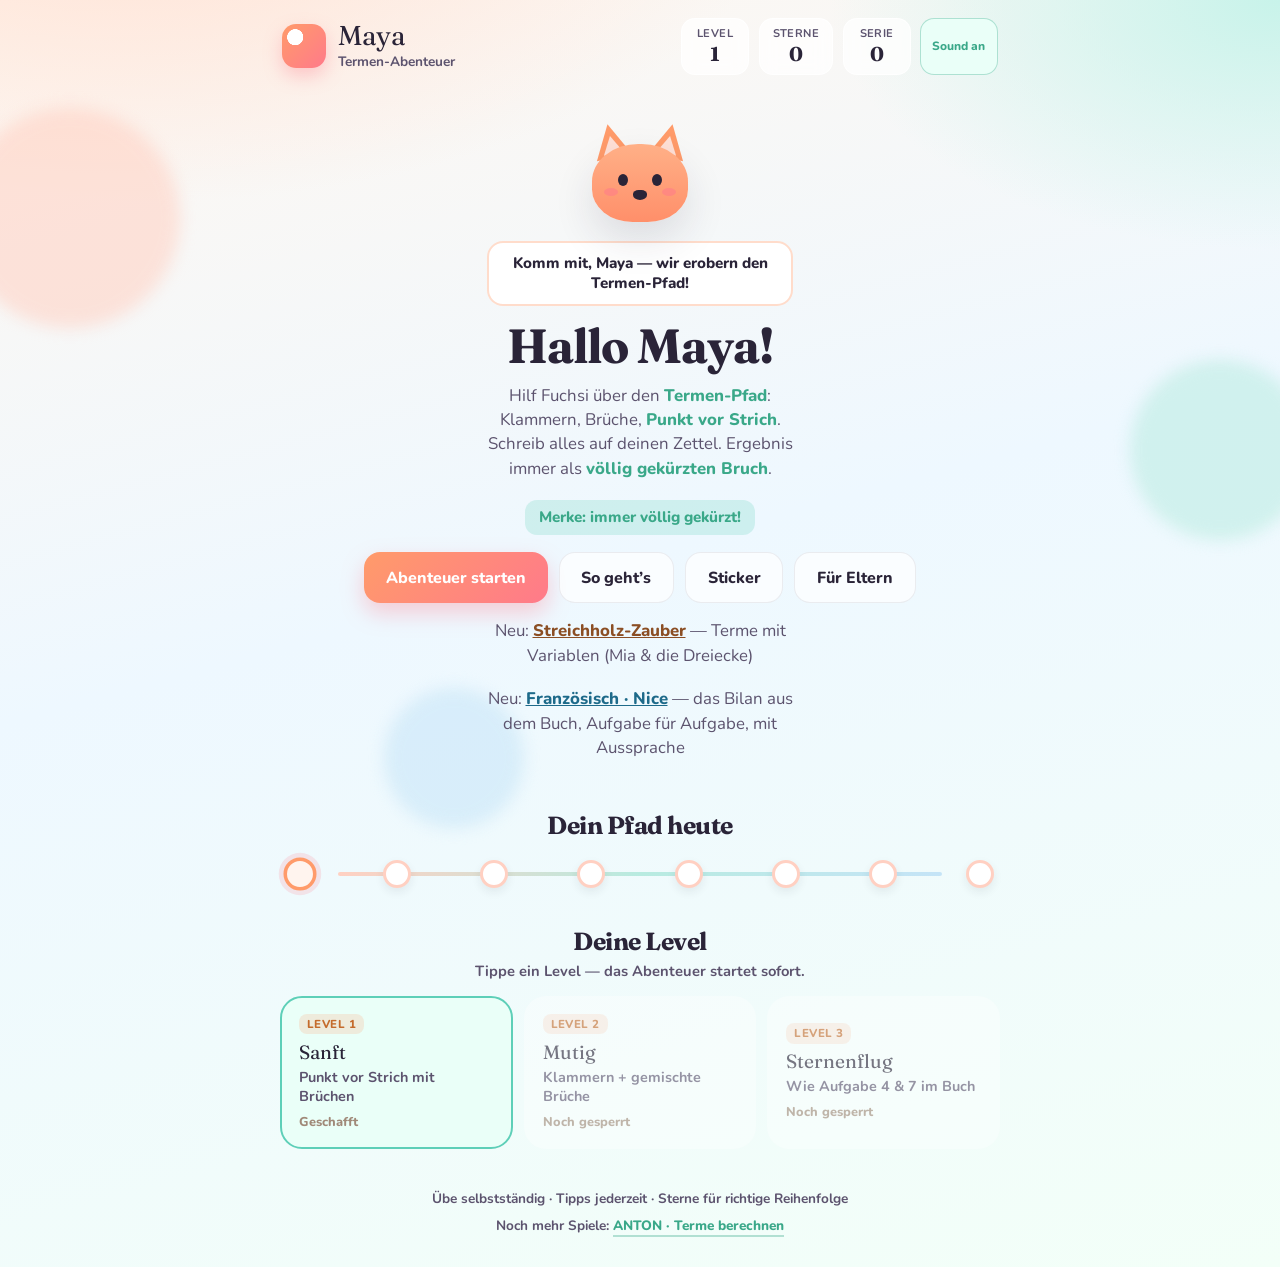
<file: index.html>
<!DOCTYPE html>
<html lang="de">
<head>
  <meta charset="UTF-8" />
  <meta name="viewport" content="width=device-width, initial-scale=1" />
  <title>Maya · Termen-Abenteuer</title>
  <meta name="description" content="Spielerisch Terme mit Brüchen berechnen – Punkt vor Strich, Klammern und Sterne sammeln." />
  <link rel="preconnect" href="https://fonts.googleapis.com" />
  <link rel="preconnect" href="https://fonts.gstatic.com" crossorigin />
  <link href="https://fonts.googleapis.com/css2?family=Fraunces:opsz,wght@9..144,600;9..144,700&family=Nunito:wght@500;700;800&display=swap" rel="stylesheet" />
  <link rel="stylesheet" href="styles.css" />
</head>
<body>
  <div class="sky" aria-hidden="true">
    <span class="blob blob-a"></span>
    <span class="blob blob-b"></span>
    <span class="blob blob-c"></span>
  </div>
  <canvas id="confetti" class="confetti" aria-hidden="true"></canvas>

  <header class="top">
    <div class="brand">
      <span class="logo" aria-hidden="true"></span>
      <div>
        <p class="brand-name">Maya</p>
        <p class="brand-tag">Termen-Abenteuer</p>
      </div>
    </div>
    <div class="stats" aria-live="polite">
      <div class="stat">
        <span class="stat-label">Level</span>
        <strong id="mayaLevel">1</strong>
      </div>
      <div class="stat">
        <span class="stat-label">Sterne</span>
        <strong id="starCount">0</strong>
      </div>
      <div class="stat">
        <span class="stat-label">Serie</span>
        <strong id="streakCount">0</strong>
      </div>
      <button type="button" class="sound-toggle" id="btnSound" aria-pressed="true" title="Sound an/aus">Sound an</button>
    </div>
  </header>

  <main>
    <section id="screen-home" class="screen active">
      <div class="hero">
        <div class="buddy" id="homeBuddy">
          <div class="mascot" aria-hidden="true">
            <div class="fox" id="homeFox">
              <div class="ear left"></div>
              <div class="ear right"></div>
              <div class="face">
                <div class="eye left"></div>
                <div class="eye right"></div>
                <div class="nose"></div>
                <div class="cheek left"></div>
                <div class="cheek right"></div>
              </div>
            </div>
          </div>
          <p class="speech" id="homeSpeech">Komm mit, Maya — wir erobern den Termen-Pfad!</p>
        </div>
        <h1>Hallo Maya!</h1>
        <p class="lede">
          Hilf Fuchsi über den <em>Termen-Pfad</em>: Klammern, Brüche,
          <em>Punkt vor Strich</em>. Schreib alles auf deinen Zettel.
          Ergebnis immer als <em>völlig gekürzten Bruch</em>.
        </p>
        <p class="gekuerzt-pill" role="note">Merke: immer völlig gekürzt!</p>
        <div class="cta-row">
          <button type="button" class="btn primary" id="btnStart">Abenteuer starten</button>
          <button type="button" class="btn ghost" id="btnHow">So geht’s</button>
          <button type="button" class="btn ghost" id="btnStickers">Sticker</button>
          <button type="button" class="btn ghost" id="btnParent">Für Eltern</button>
        </div>
        <p class="lede" style="margin-top:1rem">
          Neu: <a href="streichholz.html" style="font-weight:800;color:#8b4e24">Streichholz-Zauber</a>
          — Terme mit Variablen (Mia &amp; die Dreiecke)
        </p>
        <p class="lede" style="margin-top:0.6rem">
          Neu: <a href="francais.html" style="font-weight:800;color:#1d6a8a">Französisch · Nice</a>
          — das Bilan aus dem Buch, Aufgabe für Aufgabe, mit Aussprache
        </p>
      </div>

      <section class="trail-preview" aria-label="Termen-Pfad">
        <h2>Dein Pfad heute</h2>
        <div class="trail" id="homeTrail" aria-hidden="true"></div>
      </section>

      <section class="levels" aria-label="Schwierigkeitsstufen">
        <h2>Deine Level</h2>
        <p class="levels-sub">Tippe ein Level — das Abenteuer startet sofort.</p>
        <div class="level-grid" role="group">
          <button type="button" class="level active" data-level="easy" data-level-num="1">
            <span class="level-badge">Level 1</span>
            <span class="level-title">Sanft</span>
            <span class="level-desc">Punkt vor Strich mit Brüchen</span>
            <span class="level-lock" hidden>Geschafft</span>
          </button>
          <button type="button" class="level locked" data-level="medium" data-level-num="2" disabled>
            <span class="level-badge">Level 2</span>
            <span class="level-title">Mutig</span>
            <span class="level-desc">Klammern + gemischte Brüche</span>
            <span class="level-lock">Noch gesperrt</span>
          </button>
          <button type="button" class="level locked" data-level="hard" data-level-num="3" disabled>
            <span class="level-badge">Level 3</span>
            <span class="level-title">Sternenflug</span>
            <span class="level-desc">Wie Aufgabe 4 &amp; 7 im Buch</span>
            <span class="level-lock">Noch gesperrt</span>
          </button>
        </div>
      </section>
    </section>

    <section id="screen-how" class="screen">
      <button type="button" class="back" id="btnBackHow">← Zurück</button>
      <h2>Merksatz für Terme</h2>
      <ol class="rules">
        <li><strong>Klammern</strong> zuerst</li>
        <li>dann <strong>Potenzen</strong></li>
        <li>dann <strong>Punktrechnung</strong> (· und :)</li>
        <li>zuletzt <strong>Strichrechnung</strong> (+ und −)</li>
        <li>Ergebnis immer als <strong>völlig gekürzten Bruch</strong> angeben</li>
      </ol>
      <p class="gekuerzt-pill" role="note">Merke: immer völlig gekürzt!</p>
      <div class="example">
        <p class="example-label">Beispiel aus dem Buch</p>
        <p class="example-term" id="demoTerm">¾ − ¾ · (⅚ + ½)</p>
        <ol class="example-steps">
          <li>Klammer: ⅚ + ½ = ⅚ + 3⁄6 = <strong>8⁄6 = 4⁄3</strong></li>
          <li>Punkt: ¾ · 4⁄3 = <strong>1</strong></li>
          <li>Strich: ¾ − 1 = <strong>−¼</strong></li>
        </ol>
      </div>
      <button type="button" class="btn primary" id="btnStartFromHow">Jetzt üben</button>
    </section>

    <section id="screen-play" class="screen">
      <div class="play-top">
        <button type="button" class="back" id="btnHome">← Menü</button>
        <div class="progress-wrap">
          <div class="progress" id="progressBar"></div>
        </div>
        <span class="progress-text"><span id="qNum">1</span>/<span id="qTotal">8</span></span>
      </div>

      <div class="trail play-trail" id="playTrail" aria-label="Fortschritt auf dem Pfad"></div>

      <div class="buddy play-buddy">
        <div class="mascot tiny" aria-hidden="true">
          <div class="fox" id="playFox">
            <div class="ear left"></div>
            <div class="ear right"></div>
            <div class="face">
              <div class="eye left"></div>
              <div class="eye right"></div>
              <div class="nose"></div>
              <div class="cheek left"></div>
              <div class="cheek right"></div>
            </div>
          </div>
        </div>
        <p class="speech" id="playSpeech">Du schaffst das — ein Schritt nach dem anderen!</p>
      </div>

      <p class="mission" id="missionText">Welchen Schritt machst du zuerst?</p>
      <div class="term-board" id="termBoard" aria-live="polite"></div>
      <div class="star-pop" id="starPop" hidden aria-hidden="true">+Stern</div>

      <div id="stepChoices" class="choices" hidden></div>

      <div id="guidePanel" class="guide" hidden>
        <p class="guide-kicker">Rechenpfad — Werte eintragen</p>
        <div class="path-stations" id="pathStations" aria-label="Schritte auf dem Rechenpfad"></div>

        <div class="fill-card">
          <p class="fill-label" id="guideLabel">Schritt</p>
          <div class="fill-equation" id="fillEquation">
            <span class="fill-expr" id="guideExpr">…</span>
            <span class="fill-eq">=</span>
            <button type="button" class="sign-btn" id="btnGuideSign" aria-pressed="false" title="Vorzeichen">+</button>
            <div class="frac-input guide-frac fill-blank">
              <input id="guideNumInput" class="frac-box" type="text" inputmode="numeric" autocomplete="off" aria-label="Zähler" placeholder="?" />
              <span class="frac-bar" aria-hidden="true"></span>
              <input id="guideDenInput" class="frac-box" type="text" inputmode="numeric" autocomplete="off" aria-label="Nenner" placeholder="?" />
            </div>
          </div>
          <p class="guide-ask">Trage den Wert hier ein. Dein Schreibzettel unten bleibt unberührt.</p>
          <div class="guide-actions">
            <button type="button" class="btn primary" id="btnCheckGuide">Wert prüfen</button>
            <button type="button" class="btn soft" id="btnRevealStep">Hilfe zeigen</button>
            <button type="button" class="btn primary" id="btnGuideNext" hidden>Weiter auf dem Pfad</button>
          </div>
          <p class="guide-feedback" id="guideFeedback" role="status"></p>
          <p class="guide-reveal" id="guideReveal" hidden></p>
        </div>

        <div id="doneSteps" class="done-steps" hidden>
          <p class="done-steps-title">Schon eingetragen</p>
          <ol id="doneStepsList"></ol>
        </div>
      </div>

      <section class="scratch" id="scratchPad" aria-label="Schreibzettel">
        <div class="scratch-head">
          <div>
            <p class="scratch-title">Dein Schreibzettel</p>
            <p class="scratch-sub">Nur für dich — kritzel, was du willst. Wir speichern ihn für Mama/Papa.</p>
          </div>
        </div>
        <p class="scratch-term" id="scratchTerm"></p>
        <textarea id="scratchFree" class="scratch-free" rows="12" placeholder="Hier ist dein Platz… erweitern, kürzen, rechnen, kritzeln — alles bleibt stehen."></textarea>
      </section>

      <p class="gekuerzt-banner" role="note">Immer als <strong>völlig gekürzten Bruch</strong> angeben!</p>

      <div id="answerPanel" class="answer-panel" hidden>
        <p class="answer-label" id="answerLabel">Endergebnis</p>
        <div class="answer-row">
          <button type="button" class="sign-btn" id="btnSign" aria-pressed="false" title="Vorzeichen umschalten">+</button>
          <div class="frac-input" role="group" aria-labelledby="answerLabel">
            <input id="numInput" class="frac-box" type="text" inputmode="numeric" autocomplete="off" aria-label="Zähler" placeholder="Zähler" />
            <span class="frac-bar" aria-hidden="true"></span>
            <input id="denInput" class="frac-box" type="text" inputmode="numeric" autocomplete="off" aria-label="Nenner" placeholder="Nenner" />
          </div>
          <button type="button" class="btn primary" id="btnCheck">Prüfen</button>
        </div>
        <p class="answer-hint">Oben Zähler, unten Nenner · bei ganzen Zahlen Nenner leer lassen</p>
        <p class="kuerzen-live" id="kuerzenLive" hidden role="status"></p>
        <button type="button" class="btn soft" id="btnHint">Tipp</button>
      </div>

      <div id="kuerzenPanel" class="kuerzen-panel" hidden>
        <p class="kuerzen-title">Noch kürzen!</p>
        <p class="kuerzen-prompt" id="kuerzenPrompt">12/9 ist noch nicht völlig gekürzt.</p>
        <div class="kuerzen-equation">
          <span class="kuerzen-from" id="kuerzenFrom">12/9</span>
          <span class="fill-eq">→</span>
          <button type="button" class="sign-btn" id="btnKuerzenSign" aria-pressed="false" title="Vorzeichen">+</button>
          <div class="frac-input fill-blank">
            <input id="kuerzenNum" class="frac-box" type="text" inputmode="numeric" autocomplete="off" aria-label="Zähler gekürzt" placeholder="?" />
            <span class="frac-bar" aria-hidden="true"></span>
            <input id="kuerzenDen" class="frac-box" type="text" inputmode="numeric" autocomplete="off" aria-label="Nenner gekürzt" placeholder="?" />
          </div>
        </div>
        <div class="guide-actions">
          <button type="button" class="btn primary" id="btnCheckKuerzen">Gekürzt prüfen</button>
          <button type="button" class="btn soft" id="btnRevealKuerzen">Hilfe kürzen</button>
        </div>
        <p class="guide-feedback" id="kuerzenFeedback" role="status"></p>
      </div>

      <p class="feedback" id="feedback" role="status"></p>
      <button type="button" class="btn primary" id="btnNext" hidden>Weiter</button>
    </section>

    <section id="screen-done" class="screen">
      <div class="done-burst" aria-hidden="true"></div>
      <p class="level-cleared" id="levelClearedLabel">Level geschafft</p>
      <h2>Pfad geschafft, Maya!</h2>
      <p class="lede" id="doneMessage">Du hast alle Sterne eingesammelt.</p>
      <p class="unlock-msg" id="unlockMessage" hidden></p>
      <p class="sticker-unlock" id="stickerUnlock" hidden></p>
      <div class="sticker-row" id="doneStickers" aria-hidden="true"></div>
      <p class="big-stars" id="finalStars">★★★★</p>
      <div class="cta-row">
        <button type="button" class="btn primary" id="btnNextLevel" hidden>Nächstes Level</button>
        <button type="button" class="btn primary" id="btnAgain">Noch eine Runde</button>
        <button type="button" class="btn ghost" id="btnDoneHome">Zum Start</button>
      </div>
    </section>

    <section id="screen-stickers" class="screen">
      <button type="button" class="back" id="btnBackStickers">← Zurück</button>
      <h2>Sticker-Sammlung</h2>
      <p class="lede">Fuchsi sammelt mit dir. Neue Sticker durch Serien und Level!</p>
      <div class="sticker-grid" id="stickerGrid"></div>
    </section>

    <section id="screen-parent" class="screen">
      <button type="button" class="back" id="btnBackParent">← Zurück</button>
      <h2>Mayas Schreibzettel</h2>
      <p class="lede">Alles, was Maya auf dem Zettel kritzelt, landet hier (auf diesem Gerät).</p>
      <div class="parent-actions">
        <button type="button" class="btn soft" id="btnRefreshDiary">Aktualisieren</button>
        <button type="button" class="btn ghost" id="btnClearDiary">Tagebuch leeren</button>
      </div>
      <div id="parentDiary" class="parent-diary" aria-live="polite"></div>
    </section>
  </main>

  <footer class="foot">
    <p>Übe selbstständig · Tipps jederzeit · Sterne für richtige Reihenfolge</p>
    <p class="more">
      Noch mehr Spiele:
      <a href="https://anton.app/de/lernen/mathematik-6-klasse/thema-07-terme-und-gleichungen/uebungen-02-terme-berechnen/" target="_blank" rel="noopener">ANTON · Terme berechnen</a>
    </p>
  </footer>

  <script src="app.js"></script>
</body>
</html>
</file>
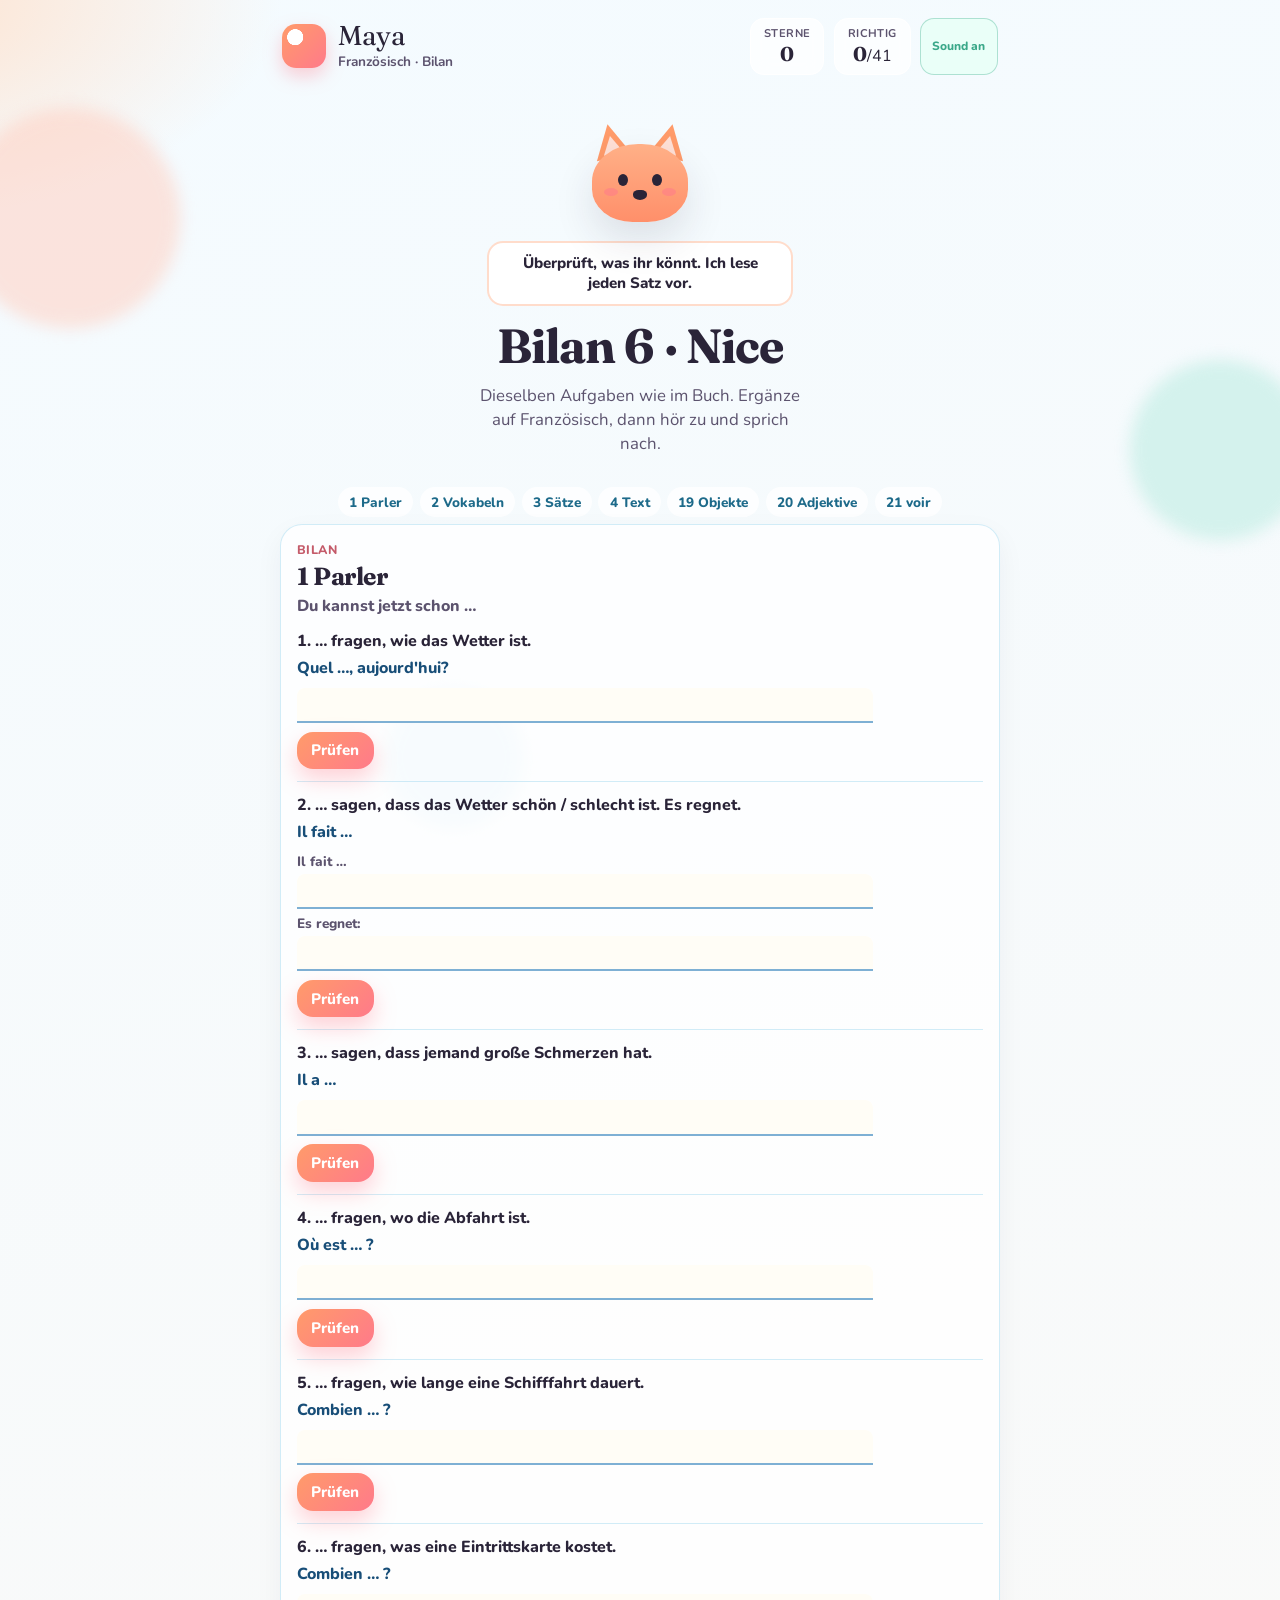
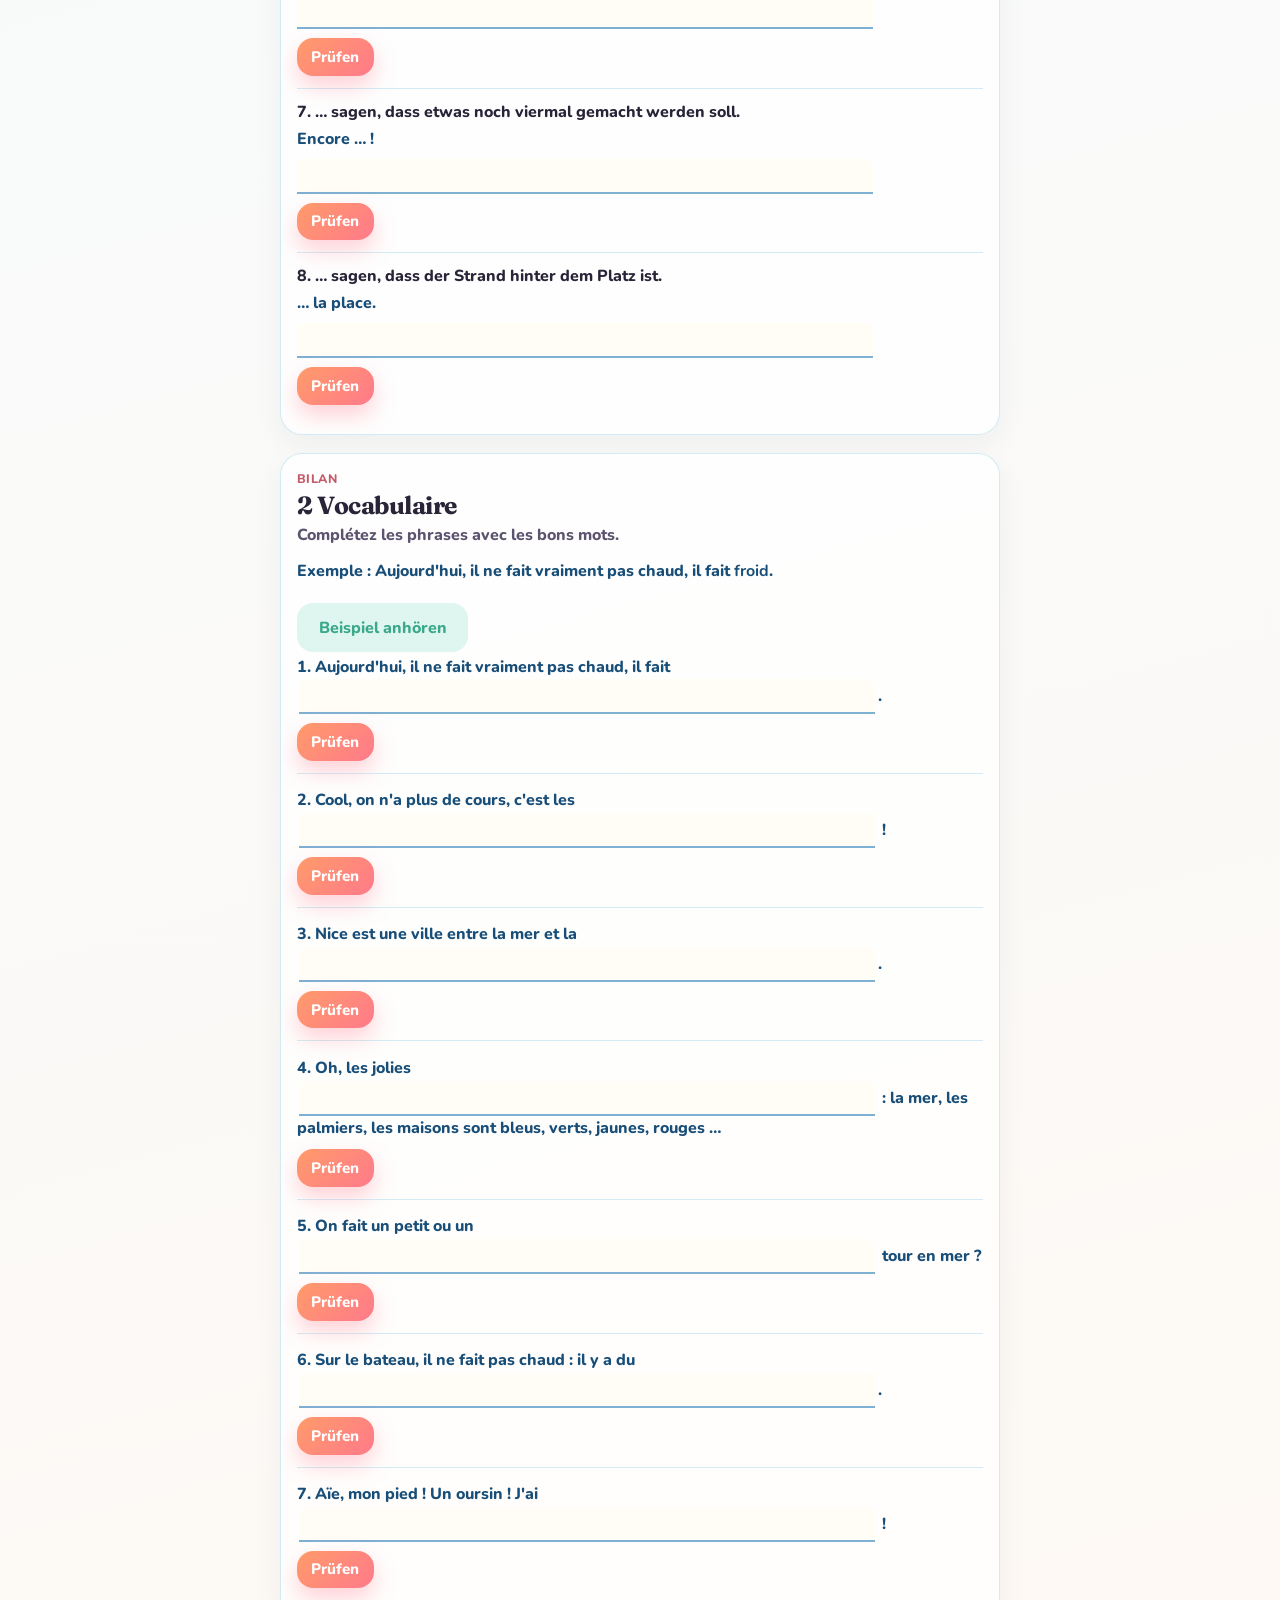
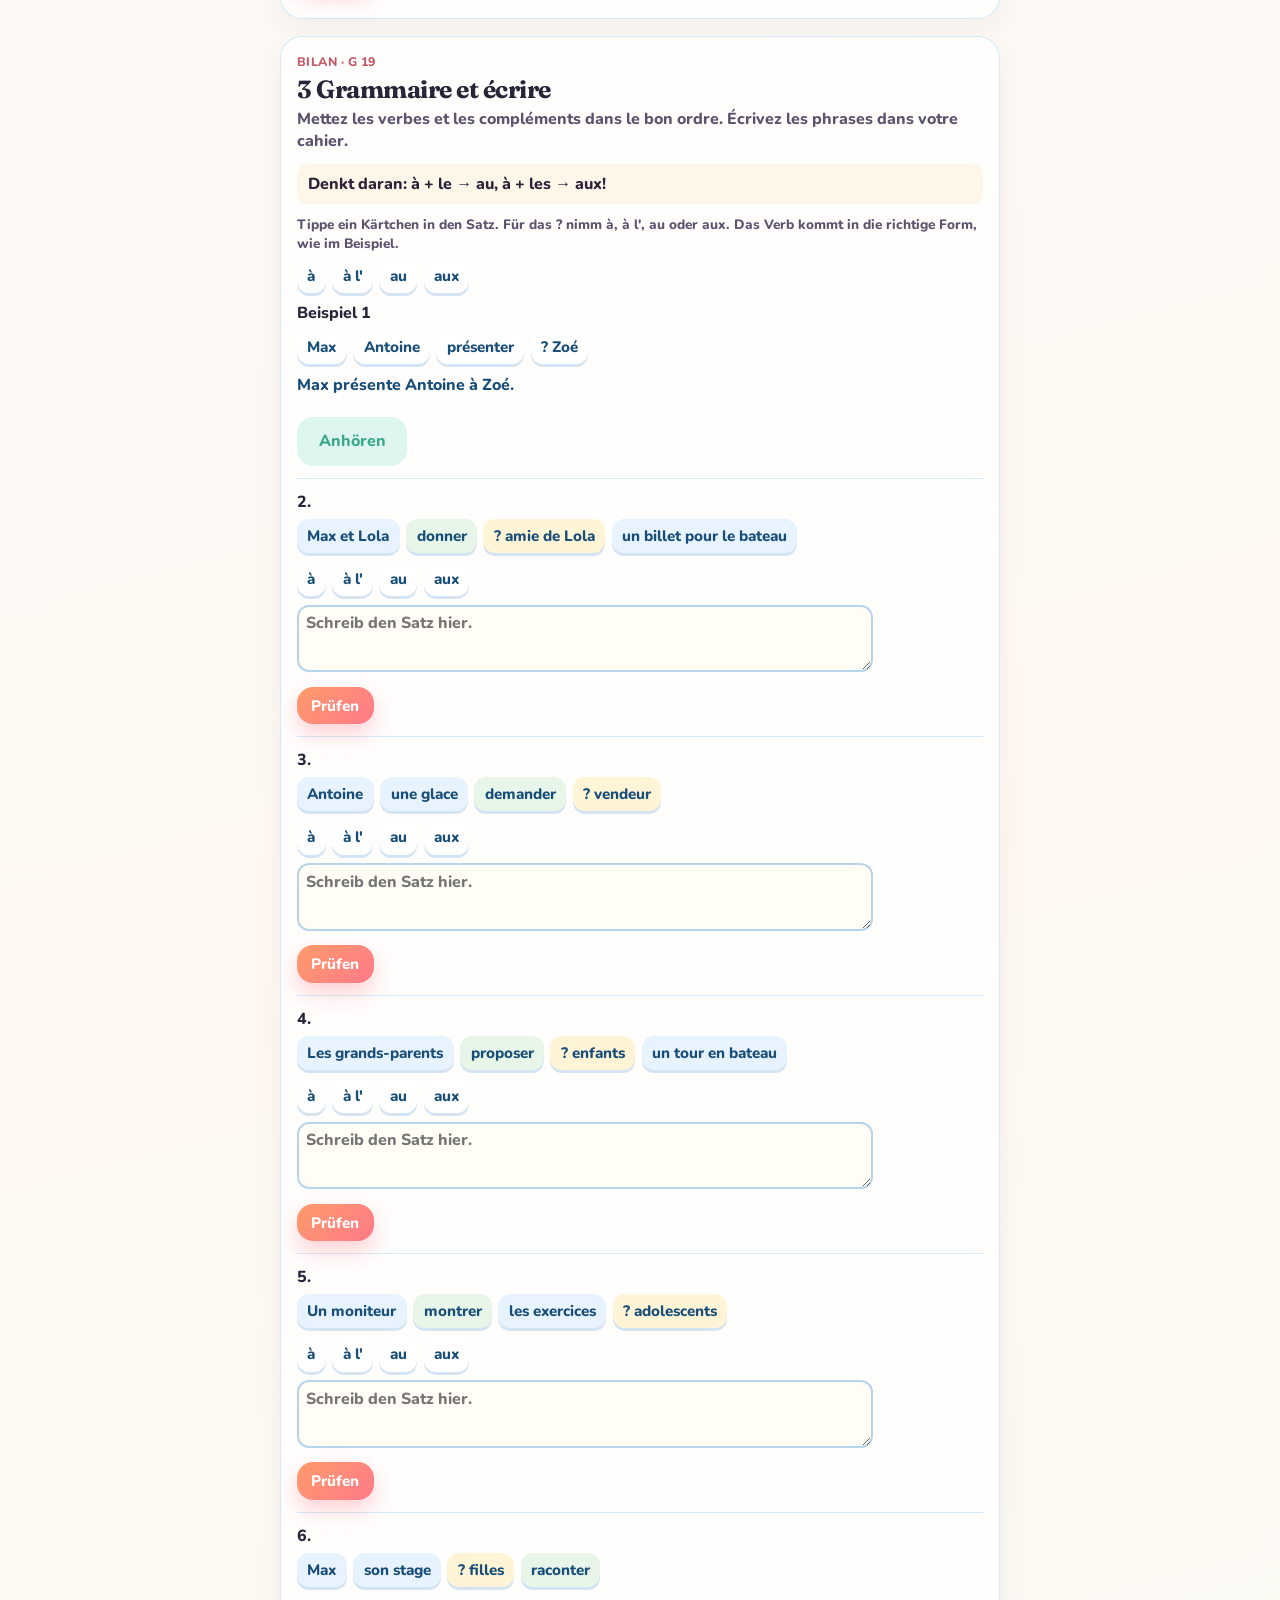
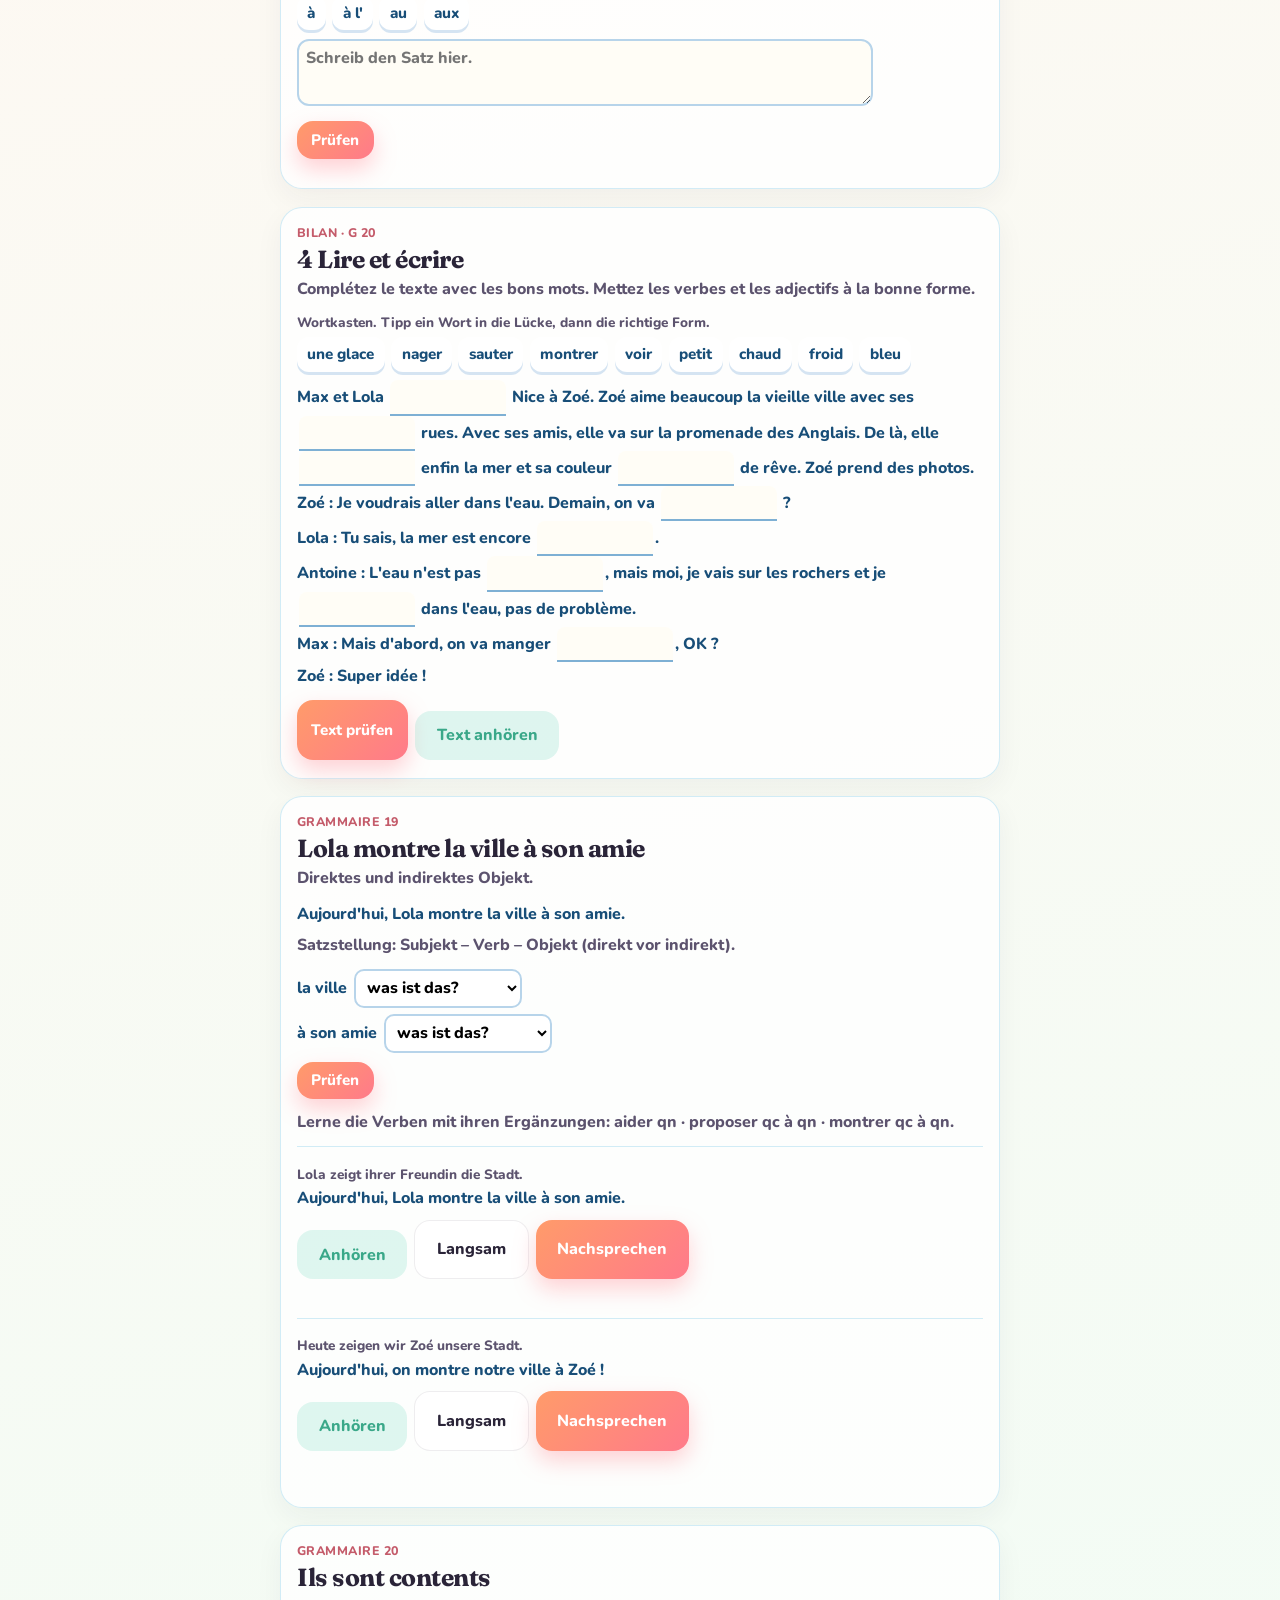
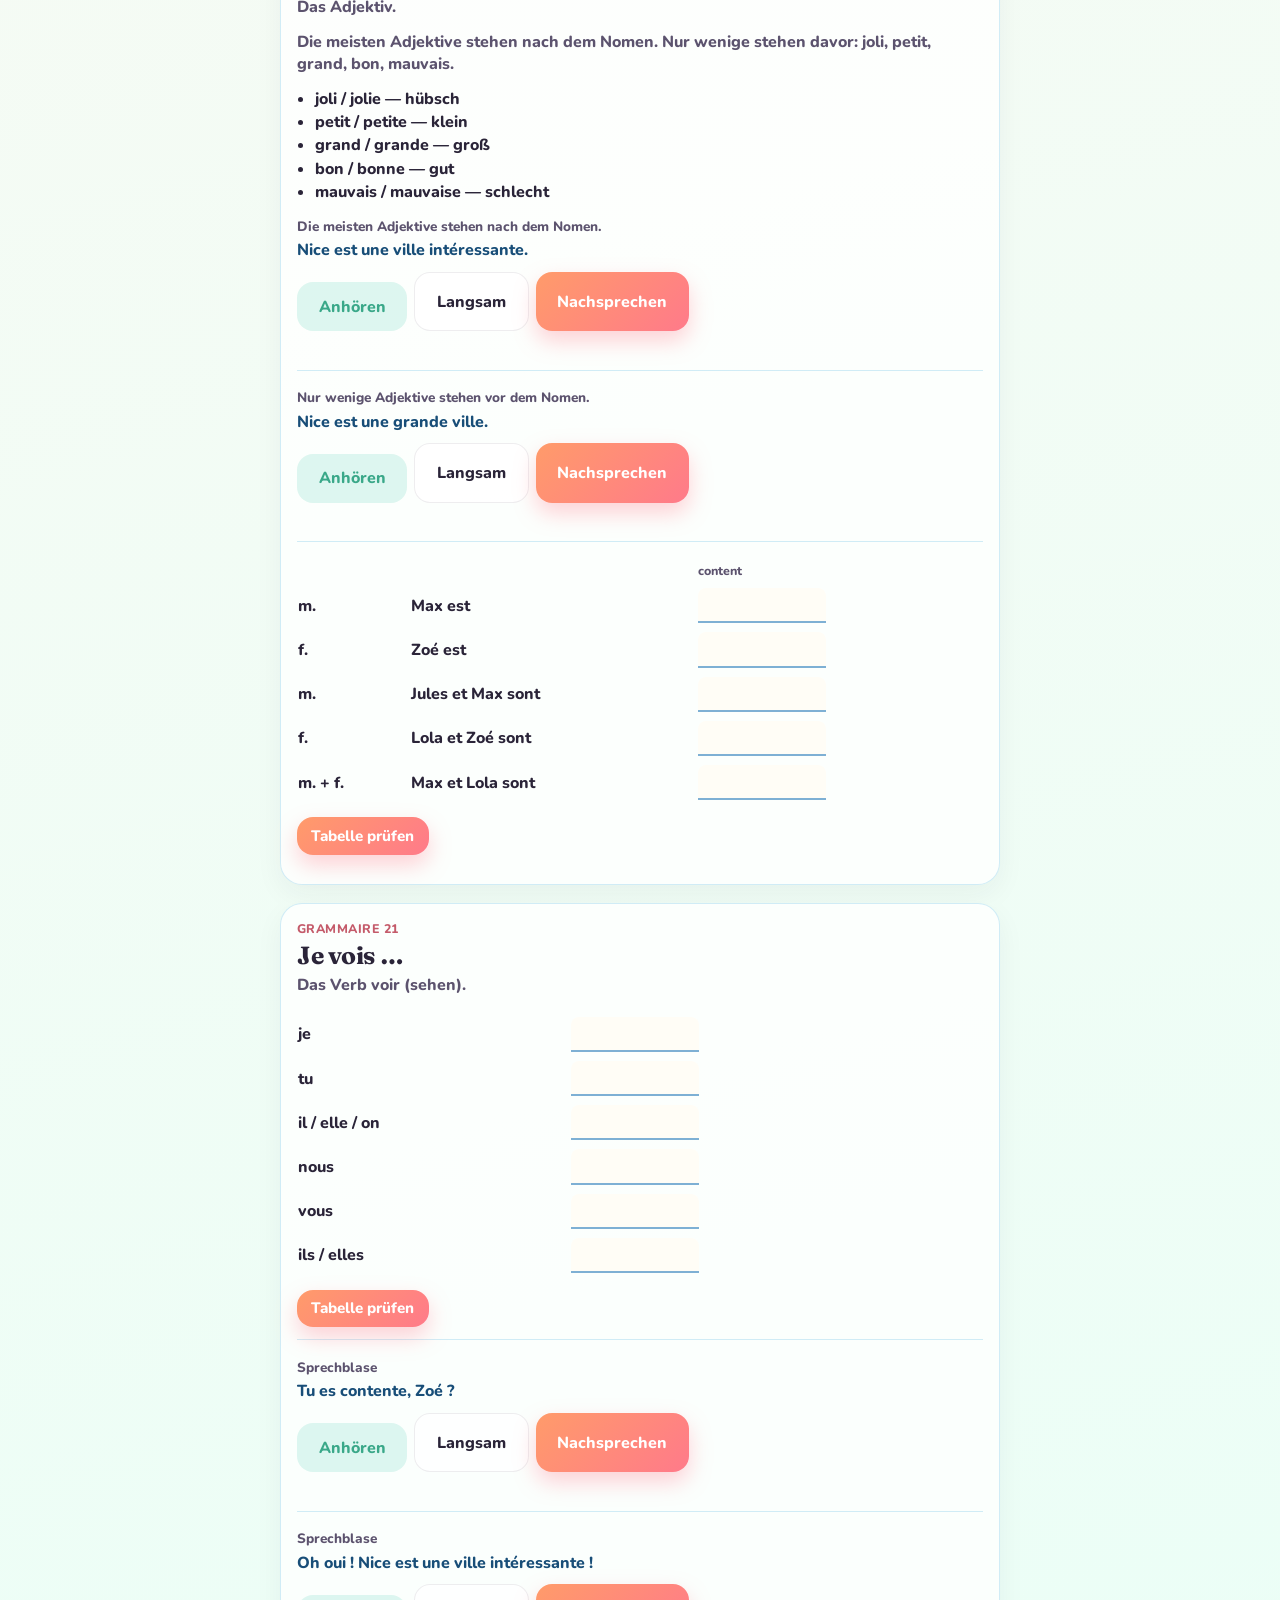
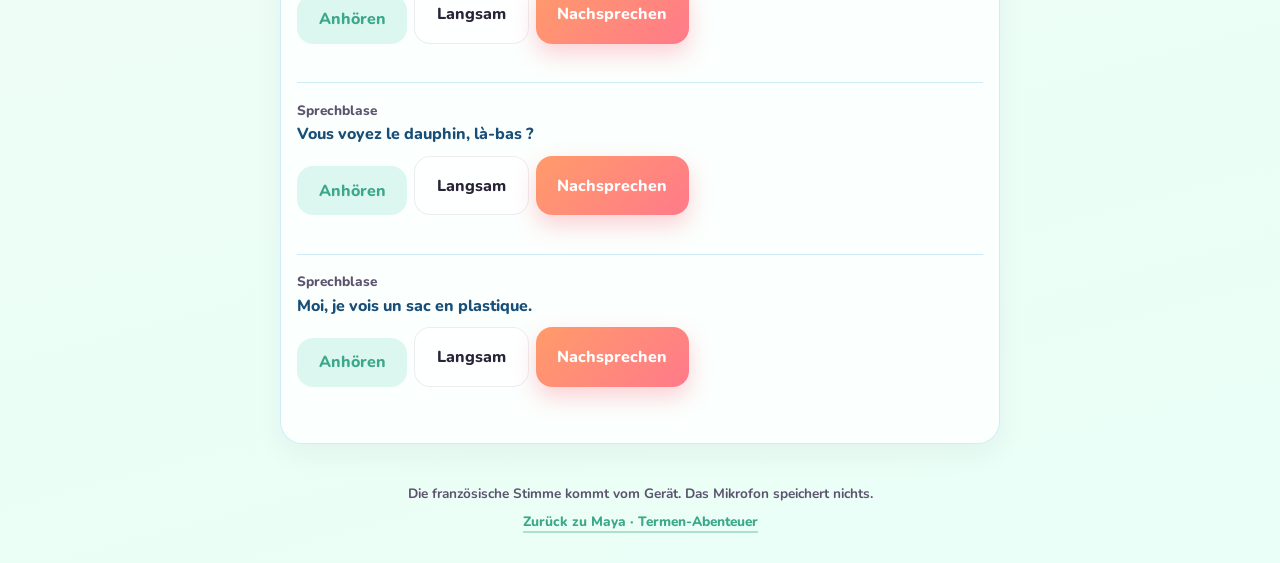
<file: francais.html>
<!DOCTYPE html>
<html lang="de">
<head>
  <meta charset="UTF-8" />
  <meta name="viewport" content="width=device-width, initial-scale=1" />
  <title>Maya · Französisch Bilan</title>
  <meta name="description" content="Das Bilan zu Nizza zum Ausfüllen: Parler, Vokabeln, Satzbau, Lesetext, Adjektive und voir, mit Aussprache." />
  <meta name="theme-color" content="#7ec8e8" />
  <link rel="preconnect" href="https://fonts.googleapis.com" />
  <link rel="preconnect" href="https://fonts.gstatic.com" crossorigin />
  <link href="https://fonts.googleapis.com/css2?family=Fraunces:opsz,wght@9..144,600;9..144,700&family=Nunito:wght@500;700;800&display=swap" rel="stylesheet" />
  <link rel="stylesheet" href="styles.css" />
  <link rel="stylesheet" href="francais.css" />
</head>
<body class="theme-nice">
  <div class="sky" aria-hidden="true">
    <span class="blob blob-a"></span>
    <span class="blob blob-b"></span>
    <span class="blob blob-c"></span>
  </div>
  <canvas id="confetti" class="confetti" aria-hidden="true"></canvas>

  <header class="top">
    <a class="brand" href="index.html">
      <span class="logo" aria-hidden="true"></span>
      <div>
        <p class="brand-name">Maya</p>
        <p class="brand-tag">Französisch · Bilan</p>
      </div>
    </a>
    <div class="stats" aria-live="polite">
      <div class="stat">
        <span class="stat-label">Sterne</span>
        <strong id="starCount">0</strong>
      </div>
      <div class="stat hit-stat">
        <span class="stat-label">Richtig</span>
        <strong id="hitCount">0</strong>/<span id="hitTotal">41</span>
      </div>
      <button type="button" class="sound-toggle" id="btnSound" aria-pressed="true">Sound an</button>
    </div>
  </header>

  <main>
    <div class="hero">
      <div class="buddy">
        <div class="mascot" aria-hidden="true">
          <div class="fox" id="homeFox">
            <div class="ear left"></div>
            <div class="ear right"></div>
            <div class="face">
              <div class="eye left"></div>
              <div class="eye right"></div>
              <div class="nose"></div>
              <div class="cheek left"></div>
              <div class="cheek right"></div>
            </div>
          </div>
        </div>
        <p class="speech" id="homeSpeech">Überprüft, was ihr könnt. Ich lese jeden Satz vor.</p>
      </div>
      <h1>Bilan 6 · Nice</h1>
      <p class="lede">Dieselben Aufgaben wie im Buch. Ergänze auf Französisch, dann hör zu und sprich nach.</p>
    </div>
    <nav class="jumps" aria-label="Aufgaben">
      <a href="#sec-parler">1 Parler</a>
      <a href="#sec-vocab">2 Vokabeln</a>
      <a href="#sec-ordre">3 Sätze</a>
      <a href="#sec-lire">4 Text</a>
      <a href="#sec-obj">19 Objekte</a>
      <a href="#sec-adj">20 Adjektive</a>
      <a href="#sec-voir">21 voir</a>
    </nav>
    <div class="sheet" id="sheet"></div>
  </main>

  <footer class="foot">
    <p>Die französische Stimme kommt vom Gerät. Das Mikrofon speichert nichts.</p>
    <p class="more"><a href="index.html">Zurück zu Maya · Termen-Abenteuer</a></p>
  </footer>

  <script src="francais-core.js"></script>
  <script src="francais.js"></script>
</body>
</html>
</file>
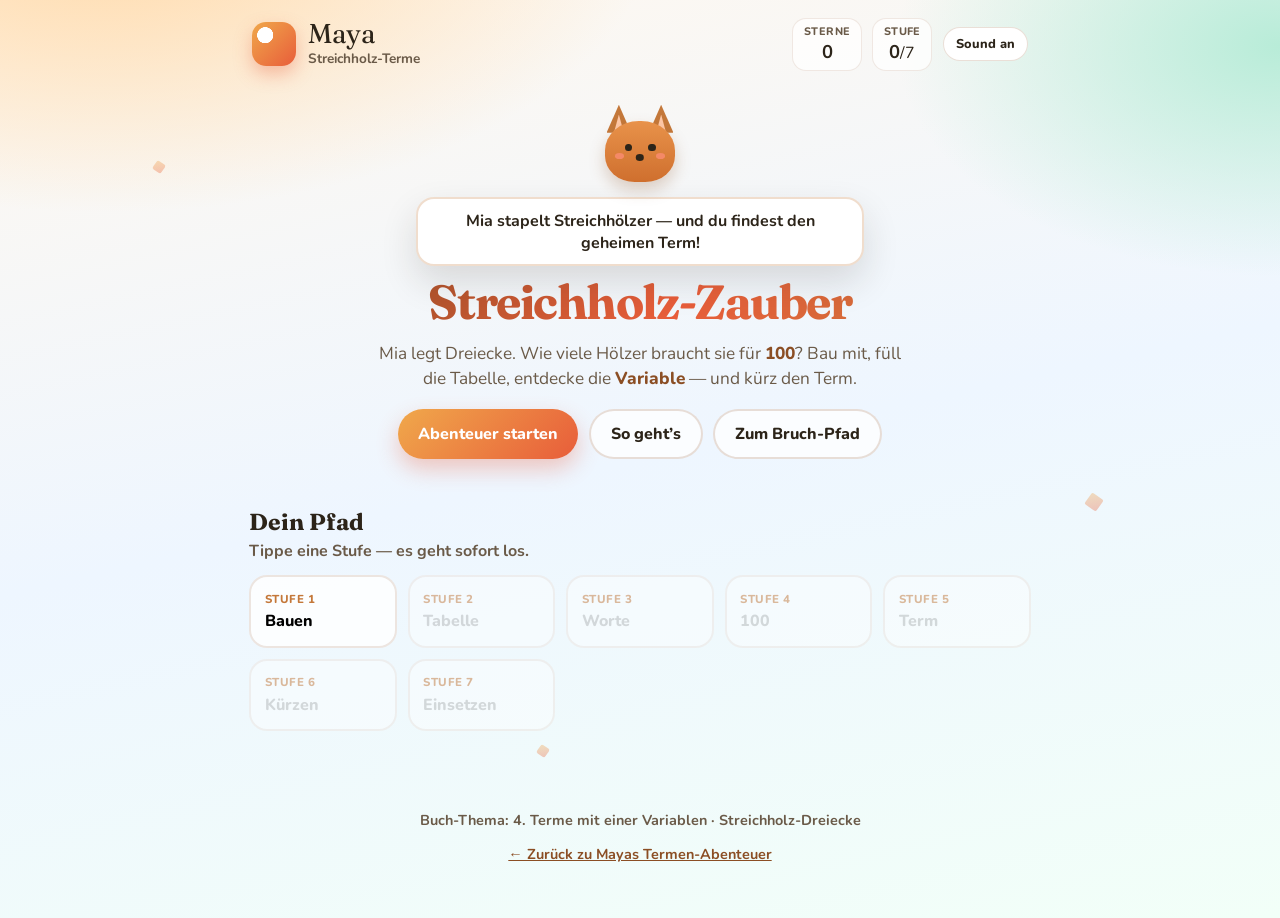
<file: streichholz.html>
<!DOCTYPE html>
<html lang="de">
<head>
  <meta charset="UTF-8" />
  <meta name="viewport" content="width=device-width, initial-scale=1" />
  <title>Maya · Streichholz-Terme</title>
  <meta name="description" content="Mia baut Dreiecke aus Streichhölzern — finde das Muster, den Term und die Variable." />
  <link rel="preconnect" href="https://fonts.googleapis.com" />
  <link rel="preconnect" href="https://fonts.gstatic.com" crossorigin />
  <link href="https://fonts.googleapis.com/css2?family=Fraunces:opsz,wght@9..144,600;9..144,700&family=Nunito:wght@500;700;800&display=swap" rel="stylesheet" />
  <link rel="stylesheet" href="streichholz.css" />
</head>
<body>
  <div class="sky" aria-hidden="true">
    <span class="spark s1"></span>
    <span class="spark s2"></span>
    <span class="spark s3"></span>
  </div>
  <canvas id="confetti" class="confetti" aria-hidden="true"></canvas>

  <header class="top">
    <a class="brand" href="index.html">
      <span class="logo" aria-hidden="true"></span>
      <div>
        <p class="brand-name">Maya</p>
        <p class="brand-tag">Streichholz-Terme</p>
      </div>
    </a>
    <div class="stats" aria-live="polite">
      <div class="stat">
        <span class="stat-label">Sterne</span>
        <strong id="starCount">0</strong>
      </div>
      <div class="stat">
        <span class="stat-label">Stufe</span>
        <strong id="stageNum">0</strong>/<span id="stageTotal">7</span>
      </div>
      <button type="button" class="sound-toggle" id="btnSound" aria-pressed="true">Sound an</button>
    </div>
  </header>

  <main>
    <!-- HOME -->
    <section id="screen-home" class="screen active">
      <div class="hero">
        <div class="buddy">
          <div class="mascot" aria-hidden="true">
            <div class="fox" id="homeFox">
              <div class="ear left"></div>
              <div class="ear right"></div>
              <div class="face">
                <div class="eye left"></div>
                <div class="eye right"></div>
                <div class="nose"></div>
                <div class="cheek left"></div>
                <div class="cheek right"></div>
              </div>
            </div>
          </div>
          <p class="speech" id="homeSpeech">Mia stapelt Streichhölzer — und du findest den geheimen Term!</p>
        </div>
        <h1>Streichholz-Zauber</h1>
        <p class="lede">
          Mia legt Dreiecke. Wie viele Hölzer braucht sie für <em>100</em>?
          Bau mit, füll die Tabelle, entdecke die <em>Variable</em> — und kürz den Term.
        </p>
        <div class="cta-row">
          <button type="button" class="btn primary" id="btnStart">Abenteuer starten</button>
          <button type="button" class="btn ghost" id="btnHow">So geht’s</button>
          <a class="btn ghost" href="index.html">Zum Bruch-Pfad</a>
        </div>
      </div>

      <section class="stage-pick" aria-label="Stufen">
        <h2>Dein Pfad</h2>
        <p class="levels-sub">Tippe eine Stufe — es geht sofort los.</p>
        <div class="stage-grid" id="stageGrid"></div>
      </section>
    </section>

    <!-- HOW -->
    <section id="screen-how" class="screen">
      <button type="button" class="back" id="btnBackHow">← Zurück</button>
      <h2>Was dich erwartet</h2>
      <ol class="rules">
        <li>Dreiecke aus <strong>Streichhölzern</strong> bauen und zählen</li>
        <li>Lücken in der <strong>Tabelle</strong> füllen</li>
        <li>Regel in Worten beschreiben</li>
        <li>Für <strong>100 Dreiecke</strong> rechnen</li>
        <li>Den richtigen <strong>Term</strong> wählen</li>
        <li>Den Term <strong>kürzen</strong></li>
        <li><strong>x = 17</strong> einsetzen und erklären</li>
      </ol>
      <button type="button" class="btn primary" id="btnStartFromHow">Los geht’s</button>
    </section>

    <!-- PLAY -->
    <section id="screen-play" class="screen">
      <div class="play-top">
        <button type="button" class="back" id="btnHome">← Menü</button>
        <div class="progress-wrap">
          <div class="progress" id="progressBar"></div>
        </div>
      </div>

      <div class="trail play-trail" id="playTrail" aria-label="Fortschritt"></div>

      <div class="buddy play-buddy">
        <div class="mascot tiny" aria-hidden="true">
          <div class="fox" id="playFox">
            <div class="ear left"></div>
            <div class="ear right"></div>
            <div class="face">
              <div class="eye left"></div>
              <div class="eye right"></div>
              <div class="nose"></div>
              <div class="cheek left"></div>
              <div class="cheek right"></div>
            </div>
          </div>
        </div>
        <p class="speech" id="playSpeech">Zähl mit — jedes neue Dreieck braucht zwei neue Hölzer!</p>
      </div>

      <h2 class="stage-title" id="stageTitle">Stufe</h2>
      <p class="mission" id="missionText"></p>

      <!-- Stage panels -->
      <div id="panel-build" class="panel" hidden>
        <div class="match-stage">
          <svg id="matchSvg" viewBox="0 0 420 140" role="img" aria-label="Streichholz-Dreiecke"></svg>
          <div class="match-hud">
            <span><strong id="triCount">1</strong> Dreieck(e)</span>
            <span><strong id="stickCount">3</strong> Hölzer</span>
          </div>
          <div class="cta-row">
            <button type="button" class="btn soft" id="btnLessTri" disabled>− Dreieck</button>
            <button type="button" class="btn primary" id="btnMoreTri">+ Dreieck</button>
          </div>
        </div>
        <p class="hint-line">Jedes neue Dreieck: 2 Hölzer an die freie Seite. Siehst du das Muster?</p>
        <button type="button" class="btn primary" id="btnBuildNext" disabled>Muster erkannt — weiter</button>
      </div>

      <div id="panel-table" class="panel" hidden>
        <div class="table-wrap">
          <table class="fill-table" id="fillTable">
            <thead>
              <tr>
                <th>Anzahl Dreiecke</th>
                <th>Bild</th>
                <th>Rechnung</th>
                <th>Anzahl Streichhölzer</th>
              </tr>
            </thead>
            <tbody id="tableBody"></tbody>
          </table>
        </div>
        <div class="fill-card" id="tableFillCard">
          <p class="fill-label" id="tableFillLabel">Nächste Lücke</p>
          <div class="fill-row" id="tableFillRow"></div>
          <div class="guide-actions">
            <button type="button" class="btn primary" id="btnCheckTable">Prüfen</button>
            <button type="button" class="btn soft" id="btnHintTable">Tipp</button>
          </div>
          <p class="feedback" id="tableFeedback" role="status"></p>
        </div>
      </div>

      <div id="panel-words" class="panel" hidden>
        <p class="prompt-box">Beschreibe in Worten: Wie berechnet man die Anzahl der Streichhölzer für beliebig viele Dreiecke?</p>
        <textarea id="wordsInput" class="words-box" rows="5" placeholder="z. B. Das erste Dreieck braucht 3 Hölzer. Jedes weitere braucht 2 dazu…"></textarea>
        <div class="chips" id="wordHints" aria-label="Hilfswörter">
          <button type="button" class="chip" data-chip="erstes Dreieck 3">erstes Dreieck 3</button>
          <button type="button" class="chip" data-chip="jedes weitere 2">jedes weitere 2</button>
          <button type="button" class="chip" data-chip="plus 2 Hölzer">plus 2 Hölzer</button>
        </div>
        <div class="guide-actions">
          <button type="button" class="btn primary" id="btnCheckWords">Beschreibung prüfen</button>
          <button type="button" class="btn soft" id="btnHintWords">Tipp</button>
        </div>
        <p class="feedback" id="wordsFeedback" role="status"></p>
      </div>

      <div id="panel-hundred" class="panel" hidden>
        <p class="prompt-box">Wie viele Streichhölzer braucht Mia für <strong>100 Dreiecke</strong>?</p>
        <div class="path-stations" id="hundredPath"></div>
        <div class="fill-card">
          <p class="fill-label" id="hundredLabel">Schritt eintragen</p>
          <div class="fill-equation">
            <span class="fill-expr" id="hundredExpr">3 + (100 − 1) · 2</span>
            <span class="fill-eq">=</span>
            <input id="hundredInput" class="num-blank" type="text" inputmode="numeric" autocomplete="off" aria-label="Ergebnis" placeholder="?" />
          </div>
          <div class="guide-actions">
            <button type="button" class="btn primary" id="btnCheckHundred">Prüfen</button>
            <button type="button" class="btn soft" id="btnHintHundred">Tipp</button>
          </div>
          <p class="feedback" id="hundredFeedback" role="status"></p>
        </div>
      </div>

      <div id="panel-cards" class="panel" hidden>
        <p class="prompt-box">Für die Anzahl der Dreiecke schreiben wir <strong>x</strong>. Welches Kärtchen berechnet die Streichhölzer?</p>
        <div class="term-cards" id="termCards" role="group" aria-label="Term-Kärtchen">
          <button type="button" class="term-card" data-term="wrong1">3 + 2 · x</button>
          <button type="button" class="term-card" data-term="correct">3 + (x − 1) · 2</button>
          <button type="button" class="term-card" data-term="wrong2">3 + (x + 1) · 2</button>
        </div>
        <p class="feedback" id="cardsFeedback" role="status"></p>
        <div class="merke" id="merkeBox" hidden>
          <p class="merke-title">Merke</p>
          <p>Man nennt <strong>x</strong> eine <strong>Variable</strong>. Ausdrücke wie <em>3 + (x − 1) · 2</em> nennt man einen <strong>Term</strong>.</p>
          <p>Setzt man Zahlen für x ein, kann man den Wert des Terms berechnen.</p>
        </div>
        <button type="button" class="btn primary" id="btnCardsNext" hidden>Weiter zum Kürzen</button>
      </div>

      <div id="panel-kuerz" class="panel" hidden>
        <p class="prompt-box">Kürzere Form! Vereinfache deinen Term so weit wie möglich.</p>
        <p class="kuerz-from">3 + (x − 1) · 2 <span class="arrow">→</span> ?</p>
        <div class="fill-card">
          <p class="fill-label">Gekürzter Term</p>
          <input id="kuerzInput" class="term-blank" type="text" autocomplete="off" aria-label="Gekürzter Term" placeholder="z. B. 2x + 1" />
          <div class="symbol-tools" id="kuerzTools" aria-label="Zeichen einfügen">
            <button type="button" class="sym-btn" data-insert=" · " title="Malpunkt">·</button>
            <button type="button" class="sym-btn" data-insert="x" title="Variable x">x</button>
            <button type="button" class="sym-btn" data-insert=" + " title="Plus">+</button>
            <button type="button" class="sym-btn" data-insert="1" title="Eins">1</button>
            <button type="button" class="sym-btn" data-insert="2" title="Zwei">2</button>
          </div>
          <p class="answer-hint">Erlaubt: 2x+1 · 1+2x · 2·x+1 (Malzeichen: · * oder weglassen)</p>
          <div class="guide-actions">
            <button type="button" class="btn primary" id="btnCheckKuerz">Gekürzt prüfen</button>
            <button type="button" class="btn soft" id="btnHintKuerz">Tipp</button>
          </div>
          <p class="feedback" id="kuerzFeedback" role="status"></p>
        </div>
      </div>

      <div id="panel-sub" class="panel" hidden>
        <p class="prompt-box">Setze für x die Zahl <strong>17</strong> ein und berechne den Wert. Was hast du damit berechnet?</p>
        <div class="path-stations" id="subPath"></div>
        <div class="fill-card">
          <p class="fill-label">Wert des Terms</p>
          <div class="fill-equation">
            <span class="fill-expr" id="subExpr">3 + (17 − 1) · 2</span>
            <span class="fill-eq">=</span>
            <input id="subInput" class="num-blank" type="text" inputmode="numeric" autocomplete="off" aria-label="Wert" placeholder="?" />
          </div>
          <label class="explain-label" for="subExplain">Erkläre in Worten:</label>
          <textarea id="subExplain" class="words-box short" rows="3" placeholder="z. B. Das sind die Streichhölzer für 17 Dreiecke."></textarea>
          <div class="guide-actions">
            <button type="button" class="btn primary" id="btnCheckSub">Prüfen</button>
            <button type="button" class="btn soft" id="btnHintSub">Tipp</button>
          </div>
          <p class="feedback" id="subFeedback" role="status"></p>
        </div>
      </div>

      <section class="scratch" id="scratchPad" aria-label="Schreibzettel">
        <div class="scratch-head">
          <div>
            <p class="scratch-title">Dein Schreibzettel</p>
            <p class="scratch-sub">Nur für dich — kritzel, rechne, male. Wir speichern ihn für Mama/Papa.</p>
          </div>
        </div>
        <p class="scratch-term" id="scratchTerm">Thema: Terme mit einer Variablen</p>
        <textarea id="scratchFree" class="scratch-free" rows="10" placeholder="Hier ist dein Platz… rechnen, kürzen, kritzeln — alles bleibt stehen."></textarea>
      </section>

      <div class="star-pop" id="starPop" hidden>+Stern</div>
    </section>

    <!-- DONE -->
    <section id="screen-done" class="screen">
      <div class="done-burst" aria-hidden="true"></div>
      <p class="level-cleared">Abenteuer geschafft</p>
      <h2>Mia ist beeindruckt, Maya!</h2>
      <p class="lede" id="doneMessage">Du hast den Term gefunden, gekürzt und x eingesetzt.</p>
      <p class="big-stars" id="finalStars">★★★★★</p>
      <div class="cta-row">
        <button type="button" class="btn primary" id="btnAgain">Nochmal spielen</button>
        <a class="btn ghost" href="index.html">Zum Bruch-Pfad</a>
        <button type="button" class="btn ghost" id="btnDoneHome">Zum Start</button>
      </div>
    </section>
  </main>

  <footer class="foot">
    <p>Buch-Thema: 4. Terme mit einer Variablen · Streichholz-Dreiecke</p>
    <p class="more"><a href="index.html">← Zurück zu Mayas Termen-Abenteuer</a></p>
  </footer>

  <script src="streichholz.js"></script>
</body>
</html>
</file>
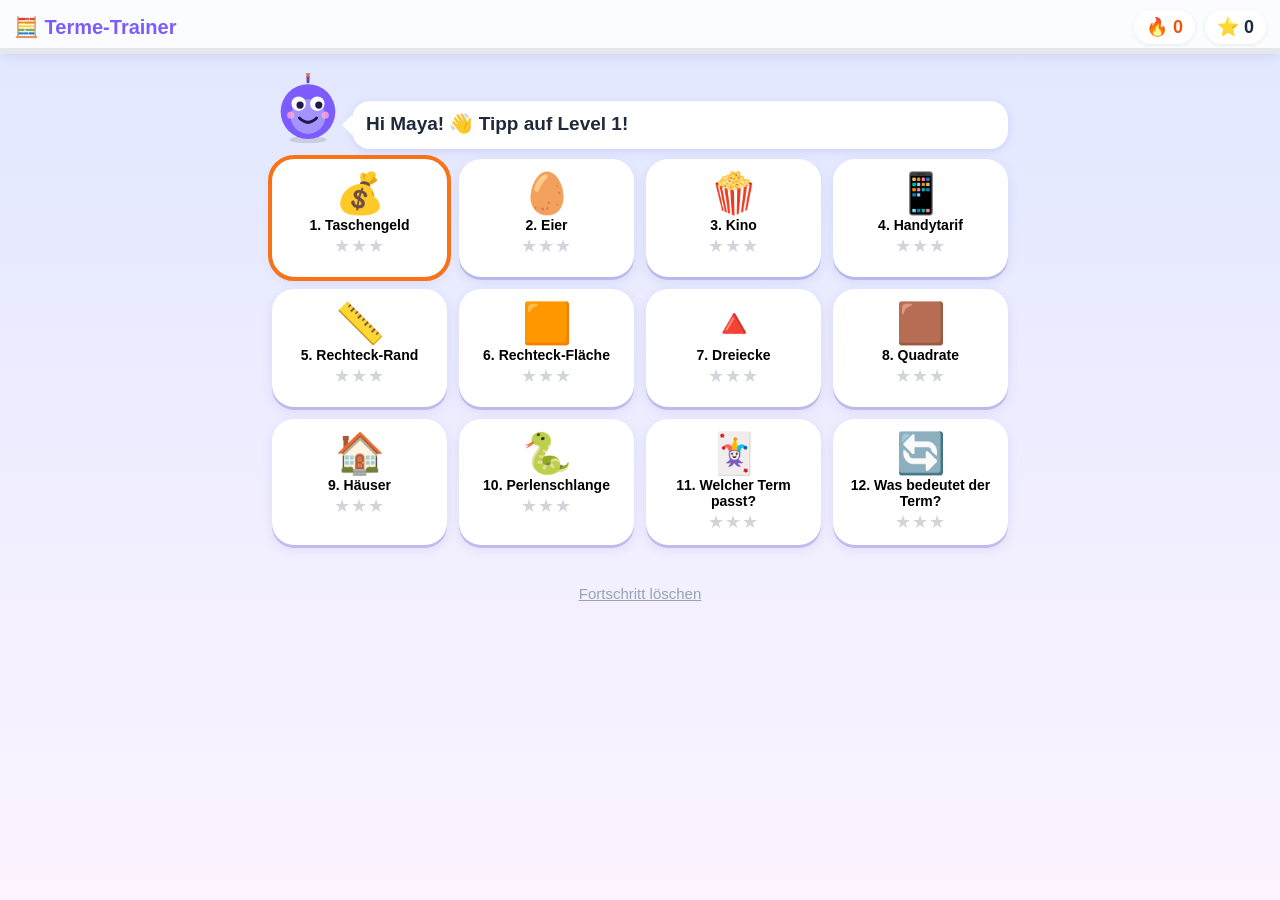
<file: terme-trainer.html>
<!DOCTYPE html>
<html lang="de">
<head>
<meta charset="utf-8">
<meta name="viewport" content="width=device-width, initial-scale=1, viewport-fit=cover">
<meta name="theme-color" content="#7c5cff">
<title>Terme-Trainer</title>
<style>:root{--blue:#3b82f6;--orange:#f97316;--green:#22c55e;--red:#ef4444;--purple:#7c5cff;--bg:#eef2ff;--ink:#1e293b}
*{box-sizing:border-box;-webkit-tap-highlight-color:transparent}
html,body{margin:0;padding:0}
body{font-family:"Nunito","Segoe UI",Roboto,Helvetica,Arial,sans-serif;background:linear-gradient(180deg,#e0e7ff 0%,#fdf4ff 100%);background-attachment:fixed;color:var(--ink);font-size:18px;min-height:100vh;overscroll-behavior:none}
button{font-family:inherit;touch-action:manipulation;-webkit-user-select:none;user-select:none}
header{display:flex;align-items:center;gap:10px;padding:10px 14px;background:rgba(255,255,255,.85);backdrop-filter:blur(6px);position:sticky;top:0;z-index:20;box-shadow:0 2px 10px rgba(80,70,200,.12)}
header .title{font-weight:900;font-size:20px;color:var(--purple);cursor:pointer;flex:1;white-space:nowrap;overflow:hidden;text-overflow:ellipsis}
.pill{background:#fff;border-radius:999px;padding:6px 12px;font-weight:800;box-shadow:0 1px 4px rgba(0,0,0,.08);white-space:nowrap}
.pill.fire{color:#ea580c}
.pbar{height:6px;background:#e5e7eb;position:absolute;left:0;right:0;bottom:0}
.pbar>div{height:100%;background:linear-gradient(90deg,#facc15,#f97316);width:0;transition:width .6s}
main{max-width:760px;margin:0 auto;padding:12px 12px 90px}
.back{border:0;background:#fff;border-radius:14px;font-size:22px;width:48px;height:48px;box-shadow:0 1px 4px rgba(0,0,0,.1);cursor:pointer}
/* Maskottchen */
.mascot{display:flex;align-items:flex-end;gap:8px;margin:6px 0 10px}
.mascot svg{flex:0 0 auto;width:72px;height:72px}
.bubble{position:relative;background:#fff;border-radius:18px;padding:10px 14px;font-size:19px;font-weight:700;box-shadow:0 2px 8px rgba(80,70,200,.15);flex:1;min-height:48px;display:block;line-height:1.35;animation:pop .35s}
.bubble:before{content:"";position:absolute;left:-10px;bottom:14px;border:10px solid transparent;border-right-color:#fff;border-left:0}
.blink{animation:blink 4s infinite}
@keyframes blink{0%,92%,100%{transform:scaleY(1)}95%{transform:scaleY(.1)}}
.bounce{animation:bounce .6s}
@keyframes bounce{0%,100%{transform:translateY(0)}40%{transform:translateY(-14px)}}
@keyframes pop{0%{transform:scale(.85);opacity:.3}100%{transform:scale(1);opacity:1}}
/* Startseite */
.levels{display:grid;grid-template-columns:repeat(3,1fr);gap:12px}
@media (min-width:640px){.levels{grid-template-columns:repeat(4,1fr)}}
.lv{border:0;border-radius:22px;padding:12px 6px;background:#fff;box-shadow:0 3px 0 rgba(80,70,200,.25),0 4px 12px rgba(80,70,200,.12);cursor:pointer;display:flex;flex-direction:column;align-items:center;gap:2px;min-height:118px;transition:transform .15s}
.lv:active{transform:scale(.95)}
.lv .ic{font-size:40px;line-height:1.1}
.lv .nm{font-size:14px;font-weight:800;text-align:center;line-height:1.15}
.lv.done{background:#ecfdf5}
.lv.next{outline:4px solid var(--orange);animation:pulse 1.6s infinite}
.stars{color:#facc15;font-size:18px;letter-spacing:1px}
.stars .off{color:#d1d5db}
.reset{display:block;margin:28px auto 0;border:0;background:none;color:#94a3b8;font-size:15px;text-decoration:underline;cursor:pointer;padding:12px}
/* Level-Kopf */
.lhead{display:flex;align-items:center;gap:10px;margin-bottom:4px}
.lhead h2{margin:0;font-size:21px;flex:1}
.phases{display:flex;gap:6px;justify-content:center;margin:6px 0}
.phases span{font-size:14px;font-weight:800;padding:5px 10px;border-radius:999px;background:#fff;color:#94a3b8}
.phases span.on{background:var(--purple);color:#fff}
.phases span.ok{background:var(--green);color:#fff}
.panel{background:#fff;border-radius:22px;padding:12px;box-shadow:0 2px 12px rgba(80,70,200,.12);margin:10px 0}
/* Figur */
.stage{background:#fffdf7;border-radius:18px;border:3px solid #fde68a;padding:8px;text-align:center;min-height:120px;display:flex;align-items:center;justify-content:center;overflow:hidden}
.stage svg{max-width:100%;height:auto;max-height:230px}
.count{font-size:46px;font-weight:900;text-align:center;line-height:1.1;margin:6px 0 0}
.count small{font-size:20px;font-weight:800;color:#64748b}
.count.bump{animation:bump .4s}
@keyframes bump{0%{transform:scale(1)}40%{transform:scale(1.25)}100%{transform:scale(1)}}
.calc{display:flex;flex-wrap:wrap;justify-content:center;gap:6px;margin:8px 0 2px;min-height:40px}
.chip{border-radius:12px;padding:5px 10px;font-weight:900;font-size:22px;color:#fff;animation:pop .35s}
.chip.b{background:var(--blue);color:#fff}.chip.o{background:var(--orange);color:#fff;padding:5px 10px}.chip.g{background:#16a34a}.chip.r{background:#e11d48}.chip.n{background:#64748b}
.chip.eq{background:none;color:var(--ink)}
.compact{text-align:center;font-size:26px;font-weight:900;min-height:38px;animation:pop .5s}
.o{color:var(--orange);background:#ffedd5;border-radius:8px;padding:0 6px}
.ctrl{display:flex;gap:10px;justify-content:center;align-items:center;margin:10px 0 4px}
.big{border:0;border-radius:20px;font-size:24px;font-weight:900;padding:16px 22px;min-height:64px;cursor:pointer;color:#fff;background:var(--orange);box-shadow:0 5px 0 #c2410c;transition:transform .1s}
.big:active{transform:translateY(4px);box-shadow:0 1px 0 #c2410c}
.big.green{background:var(--green);box-shadow:0 5px 0 #15803d}
.big.purple{background:var(--purple);box-shadow:0 5px 0 #5b3fd6}
.big.ghost{background:#fff;color:#64748b;box-shadow:0 4px 0 #cbd5e1;font-size:22px;min-width:64px;padding:16px}
.big.wide{width:100%}
.big:disabled{opacity:.4}
.pulse{animation:pulse 1.4s infinite}
@keyframes pulse{0%,100%{box-shadow:0 5px 0 #15803d,0 0 0 0 rgba(34,197,94,.6)}50%{box-shadow:0 5px 0 #15803d,0 0 0 12px rgba(34,197,94,0)}}
/* Sticks */
.stk line.w{stroke-width:8;stroke-linecap:round}
.stk.b line.w{stroke:#2563eb}.stk.o line.w{stroke:#f97316}.stk.n line.w{stroke:#a16207}
.stk circle{fill:#dc2626}
.stk.fly{animation:fly .6s cubic-bezier(.2,.8,.3,1.2) both}
.stk.glow line.w{filter:drop-shadow(0 0 4px #fb923c)}
@keyframes fly{0%{transform:translate(40px,-60px) rotate(-25deg);opacity:0}100%{transform:none;opacity:1}}
.flash line.w{animation:flash 1s 3}
@keyframes flash{50%{stroke:#facc15}}
/* Quiz */
.q{font-size:24px;font-weight:900;text-align:center;margin:6px 0 12px}
.answers{display:grid;grid-template-columns:1fr 1fr;gap:12px}
.ans{border:0;border-radius:999px;font-size:30px;font-weight:900;min-height:76px;background:#fff;color:var(--ink);box-shadow:0 5px 0 #c7d2fe,0 2px 10px rgba(80,70,200,.15);cursor:pointer}
.ans:active{transform:translateY(3px)}
.ans.right{background:var(--green);color:#fff;box-shadow:0 5px 0 #15803d;animation:bump .4s}
.ans.wrong{background:#fee2e2;color:#b91c1c;box-shadow:0 5px 0 #fca5a5;animation:shake .45s}
@keyframes shake{0%,100%{transform:translateX(0)}20%{transform:translateX(-10px)}40%{transform:translateX(10px)}60%{transform:translateX(-7px)}80%{transform:translateX(7px)}}
.dots{display:flex;gap:8px;justify-content:center;margin:4px 0 8px}
.dots i{width:14px;height:14px;border-radius:50%;background:#e2e8f0;display:block}
.dots i.ok{background:var(--green)}.dots i.on{background:var(--purple)}
/* Baukasten */
.plan{display:grid;grid-template-columns:auto 1fr;gap:4px 12px;font-size:21px;font-weight:800;align-items:center;max-width:420px;margin:0 auto}
.plan .lab{color:#64748b;text-align:right;font-size:17px}
.plan .xrow{color:var(--purple)}
.slot{min-height:72px;border:3px dashed #a5b4fc;border-radius:18px;background:#f8faff;display:flex;flex-wrap:wrap;align-items:center;justify-content:center;gap:6px;padding:8px;margin:8px 0}
.slot .tok{border:0;border-radius:12px;font-size:28px;font-weight:900;padding:6px 12px;background:#e0e7ff;color:#3730a3;cursor:pointer;animation:pop .25s}
.slot .tok.x{background:#ffedd5;color:#c2410c}
.slot .ph{color:#a5b4fc;font-weight:800;font-size:18px}
.slot.good{border-color:var(--green);background:#f0fdf4;border-style:solid}
.tiles{display:grid;grid-template-columns:repeat(5,1fr);gap:8px}
.tile{border:0;border-radius:16px;font-size:28px;font-weight:900;min-height:60px;background:#fff;color:#3730a3;box-shadow:0 4px 0 #c7d2fe;cursor:pointer}
.tile:active{transform:translateY(3px);box-shadow:0 1px 0 #c7d2fe}
.tile.x{background:#fff7ed;color:#c2410c;box-shadow:0 4px 0 #fdba74}
.tile.op{background:#f1f5f9;color:#334155;box-shadow:0 4px 0 #cbd5e1}
.tile.del{background:#fee2e2;color:#b91c1c;box-shadow:0 4px 0 #fca5a5}
.live{width:100%;border-collapse:separate;border-spacing:4px;margin-top:8px;font-size:18px;font-weight:800;text-align:center}
.live td,.live th{background:#f8fafc;border-radius:10px;padding:6px 2px}
.live th{color:#64748b;font-size:15px}
.live td.ok{background:#dcfce7;color:#15803d}.live td.no{background:#fee2e2;color:#b91c1c}
.typebox{display:flex;gap:8px;margin-top:8px}
.typebox input{flex:1;font-size:24px;padding:10px;border-radius:14px;border:3px solid #c7d2fe;font-family:inherit;min-width:0}
.linkbtn{border:0;background:none;color:var(--purple);font-weight:800;font-size:17px;padding:10px;cursor:pointer;text-decoration:underline}
.row{display:flex;gap:10px;justify-content:center;flex-wrap:wrap;align-items:center}
.hintbtn{border:0;background:#fef9c3;color:#854d0e;font-weight:900;border-radius:999px;padding:10px 16px;font-size:18px;cursor:pointer;box-shadow:0 3px 0 #fde047}
/* Erfolg */
.win{text-align:center}
.win .stars{font-size:54px}
.win h2{font-size:30px;margin:4px 0}
.proof{font-size:20px;font-weight:800;margin:8px 0}
/* Karten */
.cards{display:grid;grid-template-columns:1fr 1fr;gap:12px;perspective:900px}
.card3d{position:relative;min-height:110px;border:0;background:none;padding:0;cursor:pointer}
.card3d .in{position:absolute;inset:0;transition:transform .5s;transform-style:preserve-3d}
.card3d.flip .in{transform:rotateY(180deg)}
.card3d .f,.card3d .bk{position:absolute;inset:0;backface-visibility:hidden;-webkit-backface-visibility:hidden;border-radius:18px;display:flex;flex-direction:column;align-items:center;justify-content:center;font-weight:900;padding:6px}
.card3d .f{background:#fff;font-size:24px;box-shadow:0 5px 0 #c7d2fe;color:#3730a3}
.card3d .bk{transform:rotateY(180deg);font-size:20px;color:#fff}
.card3d .bk.yes{background:var(--green)}.card3d .bk.no{background:var(--red)}
.card3d .bk small{font-size:14px;font-weight:700}
.termbig{font-size:36px;font-weight:900;text-align:center;color:#3730a3;background:#eef2ff;border-radius:18px;padding:12px;margin:6px 0}
.opts{display:grid;gap:10px}
.opt{border:0;border-radius:18px;font-size:20px;font-weight:800;padding:14px;background:#fff;box-shadow:0 4px 0 #c7d2fe;text-align:left;cursor:pointer;color:var(--ink);min-height:60px}
.opt.right{background:var(--green);color:#fff;box-shadow:0 4px 0 #15803d}
.opt.wrong{background:#fee2e2;color:#b91c1c;animation:shake .45s}
.hidden{display:none!important}
/* Konfetti */
.confetti{position:fixed;top:-20px;width:10px;height:16px;z-index:100;pointer-events:none;animation:fall linear forwards;border-radius:2px}
@keyframes fall{to{transform:translateY(110vh) rotate(720deg)}}
/* Wortlevel-Visuals */
.coin{display:inline-flex;align-items:center;justify-content:center;width:44px;height:44px;border-radius:50%;font-weight:900;font-size:15px;margin:3px;animation:pop .35s}
.coin.o{background:radial-gradient(circle at 35% 35%,#fde68a,#f59e0b);color:#7c2d12;border:3px solid #d97706}
.coin.b{background:radial-gradient(circle at 35% 35%,#dbeafe,#60a5fa);color:#1e3a8a;border:3px solid #2563eb}
.vis{display:flex;flex-wrap:wrap;justify-content:center;align-items:center;gap:4px}
.ticket{background:#ffedd5;border:3px dashed var(--orange);border-radius:10px;padding:4px 8px;font-weight:900;font-size:16px;animation:pop .35s}
.ticket.b{background:#dbeafe;border-color:var(--blue)}
.mblock{background:var(--orange);color:#fff;border-radius:8px;padding:6px 6px;font-weight:900;font-size:13px;animation:pop .35s}
.mblock.b{background:var(--blue);font-size:16px}
.lbl{font-size:14px;font-weight:800;color:#64748b;width:100%;text-align:center}
@media (max-width:420px){
  body{font-size:17px}
  .count{font-size:40px}
  .q{font-size:21px}
  .ans{font-size:26px;min-height:68px}
  .tile{font-size:24px;min-height:56px}
  .big{font-size:21px;padding:14px 16px}
  .mascot svg{width:60px;height:60px}
  .bubble{font-size:17px}
  .chip{font-size:19px;padding:4px 8px}
  .compact{font-size:22px}
}

.pulse-o{animation:pulseo 1.3s infinite}
@keyframes pulseo{0%,100%{box-shadow:0 5px 0 #c2410c,0 0 0 0 rgba(249,115,22,.6)}50%{box-shadow:0 5px 0 #c2410c,0 0 0 14px rgba(249,115,22,0)}}

.mascot.sticky{position:sticky;top:58px;z-index:15;margin:4px -12px 6px;padding:6px 12px;background:linear-gradient(180deg,rgba(238,242,255,.97) 70%,rgba(238,242,255,0))}
@media (max-width:420px){.mascot.sticky{top:54px}}
</style>
</head>
<body>
<header><div class="title" id="title">🧮 Terme-Trainer</div><div class="pill fire" id="fire" title="Serie richtiger Antworten">🔥 0</div><div class="pill" id="stars">⭐ 0</div><div class="pbar"><div id="bar"></div></div></header>
<main id="main"></main>
<script>/* ===== Terme-Trainer: Parser & Checker (auch in Node testbar) ===== */
var TermCore = (function () {
  function normalize(s) {
    s = String(s == null ? '' : s);
    if (s.indexOf('=') >= 0) s = s.slice(s.lastIndexOf('=') + 1);   // "T = 3x+1" -> "3x+1"
    s = s.replace(/[·•⋅×✕*]/g, '*').replace(/[÷:]/g, '/')
         .replace(/[−–—]/g, '-').replace(/X/g, 'x').replace(/²/g, '^2')
         .replace(/[\[{]/g, '(').replace(/[\]}]/g, ')');
    s = s.replace(/(\d)\s*,\s*(\d)/g, '$1.$2');                      // Dezimalkomma
    s = s.replace(/€|cm²|cm|m²/g, '');
    return s.replace(/\s+/g, '');
  }
  function tokenize(s) {
    var t = [], i = 0, m;
    while (i < s.length) {
      var c = s[i];
      if ((m = /^(\d+\.?\d*|\.\d+)/.exec(s.slice(i)))) { t.push({ k: 'num', v: parseFloat(m[1]) }); i += m[1].length; continue; }
      if (c === 'x') { t.push({ k: 'x' }); i++; continue; }
      if ('+-*/^()'.indexOf(c) >= 0) { t.push({ k: c }); i++; continue; }
      if (c === ',') throw new Error('Komma an einer seltsamen Stelle – schreibe Dezimalzahlen wie 0,5.');
      if (/[a-wyzäöüß]/i.test(c)) throw new Error('Benutze bitte x als Variable (nicht „' + c + '“).');
      throw new Error('Das Zeichen „' + c + '“ kenne ich nicht.');
    }
    // implizite Multiplikation: 2x, 2(…), x(…), )(…), )x, x2? (nicht erlaubt -> 2x)
    var out = [];
    for (var j = 0; j < t.length; j++) {
      var a = out[out.length - 1], b = t[j];
      if (a && (a.k === 'num' || a.k === 'x' || a.k === ')') && (b.k === 'x' || b.k === '(' || (b.k === 'num' && a.k !== 'num')))
        out.push({ k: '*' });
      out.push(b);
    }
    return out;
  }
  function parse(str) {
    var s = normalize(str);
    if (!s) throw new Error('Das Feld ist noch leer.');
    var t = tokenize(s), p = 0;
    function peek() { return t[p] ? t[p].k : null; }
    function expr() {
      var n = term();
      while (peek() === '+' || peek() === '-') { var o = t[p++].k; n = { op: o, a: n, b: term() }; }
      return n;
    }
    function term() {
      var n = unary();
      while (peek() === '*' || peek() === '/') { var o = t[p++].k; n = { op: o, a: n, b: unary() }; }
      return n;
    }
    function unary() {
      if (peek() === '-') { p++; return { op: 'neg', a: unary() }; }
      if (peek() === '+') { p++; return unary(); }
      return power();
    }
    function power() {
      var n = atom();
      if (peek() === '^') { p++; n = { op: '^', a: n, b: unary() }; }
      return n;
    }
    function atom() {
      var k = peek();
      if (k === 'num') return { num: t[p++].v };
      if (k === 'x') { p++; return { x: true }; }
      if (k === '(') {
        p++; var n = expr();
        if (peek() !== ')') throw new Error('Da fehlt eine schließende Klammer „)“.');
        p++; return n;
      }
      if (k === ')') throw new Error('Da ist eine Klammer „)“ zu viel oder an der falschen Stelle.');
      if (k === null) throw new Error('Der Term hört mitten drin auf.');
      throw new Error('Hier fehlt eine Zahl oder x (vor „' + (k === '*' ? '·' : k) + '“).');
    }
    var tree = expr();
    if (p < t.length) throw new Error(t[p].k === ')' ? 'Da ist eine Klammer „)“ zu viel.' : 'Ich verstehe den Term nicht ganz – prüfe die Rechenzeichen.');
    return tree;
  }
  function hasX(n) { return !!(n && (n.x || hasX(n.a) || hasX(n.b))); }
  function evalTree(n, x) {
    if ('num' in n) return n.num;
    if (n.x) return x;
    switch (n.op) {
      case 'neg': return -evalTree(n.a, x);
      case '+': return evalTree(n.a, x) + evalTree(n.b, x);
      case '-': return evalTree(n.a, x) - evalTree(n.b, x);
      case '*': return evalTree(n.a, x) * evalTree(n.b, x);
      case '/': return evalTree(n.a, x) / evalTree(n.b, x);
      case '^': return Math.pow(evalTree(n.a, x), evalTree(n.b, x));
    }
    throw new Error('?');
  }
  function evaluate(str, x) { return evalTree(parse(str), x); }
  function same(a, b) { return isFinite(a) && isFinite(b) && Math.abs(a - b) <= 1e-9 * Math.max(1, Math.abs(a), Math.abs(b)); }
  function fmt(v) {
    if (!isFinite(v)) return '–';
    var r = Math.round(v * 1e6) / 1e6;
    return String(r).replace('-', '−').replace('.', ',');
  }
  function pretty(str) {
    return normalize(str).replace(/\*/g, ' · ').replace(/\//g, ' : ').replace(/\+/g, ' + ')
      .replace(/(\S)-/g, '$1 − ').replace(/-/g, '−').replace(/\./g, ',').replace(/\s+/g, ' ').trim();
  }
  /* Prüft einen Term gegen eine Ziel-Funktion. xs: Testwerte. */
  function check(str, target, xs) {
    xs = xs || [1, 2, 3, 4, 5, 10, 100];
    var tree;
    try { tree = parse(str); } catch (e) { return { status: 'error', message: e.message }; }
    var rows = xs.map(function (x) { var u = evalTree(tree, x), r = target(x); return { x: x, user: u, right: r, ok: same(u, r) }; });
    var good = rows.filter(function (r) { return r.ok; }), bad = rows.filter(function (r) { return !r.ok; });
    if (!bad.length) return { status: 'ok', rows: rows, message: 'Super, dein Term stimmt!' };
    if (!hasX(tree)) return { status: 'nox', rows: rows, message: 'In deinem Term kommt kein x vor. Der Term soll für jede Anzahl funktionieren – ersetze die Zahl, die sich ändert, durch x.' };
    var f = bad[0];
    if (good.length) {
      return { status: 'almost', rows: rows, message: 'Fast! Dein Term stimmt für x = ' + good.slice(0, 3).map(function (r) { return fmt(r.x); }).join(', ') +
        ', aber nicht für x = ' + fmt(f.x) + ' (dein Term ergibt ' + fmt(f.user) + ', richtig wäre ' + fmt(f.right) + ').' };
    }
    return { status: 'wrong', rows: rows, message: 'Noch nicht. Für x = ' + fmt(f.x) + ' ergibt dein Term ' + fmt(f.user) + ', richtig wäre ' + fmt(f.right) + '. Schau nochmal in deine Tabelle.' };
  }
  /* Prüft eine Rechnung ohne x (Tabellenzelle) */
  function checkNumber(str, expected) {
    var tree;
    try { tree = parse(str); } catch (e) { return { status: 'error', message: e.message }; }
    if (hasX(tree)) return { status: 'error', message: 'Hier bitte mit echten Zahlen rechnen, noch ohne x.' };
    var v = evalTree(tree, 0);
    return same(v, expected) ? { status: 'ok', value: v } : { status: 'wrong', value: v, message: 'Das ergibt ' + fmt(v) + ' – zähle nochmal nach.' };
  }
  function isPlainNumber(str) { try { var t = parse(str); return 'num' in t; } catch (e) { return false; } }
  return { isPlainNumber: isPlainNumber, normalize: normalize, parse: parse, evaluate: evaluate, check: check, checkNumber: checkNumber, fmt: fmt, pretty: pretty, same: same, hasX: function (s) { try { return hasX(parse(s)); } catch (e) { return false; } } };
})();
if (typeof module !== 'undefined') module.exports = TermCore;
</script>
<script>/* ===== Terme-Trainer v2 – spielerisch ===== */
(function () {
  'use strict';
  var T = TermCore, fmt = T.fmt;
  var $ = function (s, r) { return (r || document).querySelector(s); };
  var $$ = function (s, r) { return Array.prototype.slice.call((r || document).querySelectorAll(s)); };
  function esc(s) { return String(s).replace(/[&<>"]/g, function (c) { return { '&': '&amp;', '<': '&lt;', '>': '&gt;', '"': '&quot;' }[c]; }); }
  function shuffle(a) { a = a.slice(); for (var i = a.length - 1; i > 0; i--) { var j = Math.floor(Math.random() * (i + 1)); var t = a[i]; a[i] = a[j]; a[j] = t; } return a; }
  function money(v) { return Math.round(v) === v ? fmt(v) : v.toFixed(2).replace('.', ','); }

  /* ---------- Maskottchen ---------- */
  var MASCOT = '<svg viewBox="0 0 100 100" aria-hidden="true"><ellipse cx="50" cy="94" rx="26" ry="5" fill="rgba(0,0,0,.12)"/>' +
    '<line x1="50" y1="14" x2="50" y2="4" stroke="#5b3fd6" stroke-width="4" stroke-linecap="round"/><text x="50" y="8" font-size="13" font-weight="900" text-anchor="middle" fill="#f97316">x</text>' +
    '<circle cx="50" cy="55" r="38" fill="#7c5cff"/><circle cx="50" cy="62" r="24" fill="#a594ff"/>' +
    '<g class="blink" style="transform-origin:50px 46px"><circle cx="37" cy="44" r="10" fill="#fff"/><circle cx="63" cy="44" r="10" fill="#fff"/><circle cx="39" cy="46" r="5" fill="#1e1b4b"/><circle cx="65" cy="46" r="5" fill="#1e1b4b"/></g>' +
    '<path d="M38 64 Q50 76 62 64" stroke="#1e1b4b" stroke-width="4" fill="none" stroke-linecap="round"/><circle cx="26" cy="60" r="5" fill="#f9a8d4" opacity=".8"/><circle cx="74" cy="60" r="5" fill="#f9a8d4" opacity=".8"/></svg>';
  function mascotHTML(text) { return '<div class="mascot"><div class="mbody">' + MASCOT + '</div><div class="bubble" id="say">' + text + '</div></div>'; }
  function say(text) {
    var b = $('#say'); if (!b) return;
    b.innerHTML = text; b.style.animation = 'none'; void b.offsetWidth; b.style.animation = '';
    var m = $('.mbody'); if (m) { m.classList.remove('bounce'); void m.offsetWidth; m.classList.add('bounce'); }
  }
  function confetti(n) {
    var cols = ['#f97316', '#22c55e', '#3b82f6', '#facc15', '#ec4899', '#7c5cff'];
    for (var i = 0; i < (n || 90); i++) {
      var d = document.createElement('div'); d.className = 'confetti';
      d.style.left = Math.random() * 100 + 'vw'; d.style.background = cols[i % cols.length];
      d.style.animationDuration = (1.6 + Math.random() * 1.6) + 's'; d.style.animationDelay = (Math.random() * .4) + 's';
      document.body.appendChild(d); setTimeout(function (e) { e.remove(); }.bind(null, d), 3800);
    }
  }

  /* ---------- Streichholz-Figuren ---------- */
  var L = 60, H = 52;
  function sticksTri(n) {
    var P = function (i) { return [i * L / 2, i % 2 ? 10 : 10 + H]; }, out = [];
    function seg(a, b) { return [a[0], a[1], b[0], b[1]]; }
    for (var k = 1; k <= n; k++) {
      var g = [];
      if (k === 1) g.push(seg(P(0), P(1)), seg(P(1), P(2))); else g.push(seg(P(k), P(k + 1)));
      var y = (k % 2) ? 10 + H : 10;
      g.push([(k - 1) * L / 2, y, (k + 1) * L / 2, y]);
      out.push(g);
    }
    return out;
  }
  function sticksSq(n) {
    var out = [], y0 = 10, y1 = 10 + L;
    for (var k = 1; k <= n; k++) {
      var a = (k - 1) * L, b = k * L, g = [];
      if (k === 1) g.push([a, y1, a, y0]);
      g.push([a, y1, b, y1], [a, y0, b, y0], [b, y1, b, y0]);
      out.push(g);
    }
    return out;
  }
  function sticksHouse(n) {
    var out = [], y0 = 45, y1 = 45 + L;
    for (var k = 1; k <= n; k++) {
      var a = (k - 1) * L, b = k * L, m = (a + b) / 2, g = [];
      if (k === 1) g.push([a, y1, a, y0]);
      g.push([a, y1, b, y1], [b, y1, b, y0], [a, y0, b, y0], [a, y0, m, y0 - 35], [b, y0, m, y0 - 35]);
      out.push(g);
    }
    return out;
  }
  var STICKS = { tri: sticksTri, sq: sticksSq, house: sticksHouse };
  /* minW: Mindestbreite in Einheiten, damit die Figur beim Wachsen nicht dauernd die Größe ändert */
  function stickSVG(kind, n, opt) {
    opt = opt || {};
    var groups = STICKS[kind](n), parts = [], maxX = 0, maxY = 0;
    groups.forEach(function (g, gi) {
      var cls = 'stk ' + (opt.plain ? 'n' : gi === 0 ? 'b' : 'o') + (gi === n - 1 && opt.fly ? ' fly' : '') + (gi === n - 1 && gi > 0 && !opt.plain ? ' glow' : '');
      parts.push('<g class="' + cls + '" data-g="' + gi + '">' + g.map(function (s) {
        maxX = Math.max(maxX, s[0], s[2]); maxY = Math.max(maxY, s[1], s[3]);
        return '<line class="w" x1="' + s[0] + '" y1="' + s[1] + '" x2="' + s[2] + '" y2="' + s[3] + '"/><circle cx="' + s[2] + '" cy="' + s[3] + '" r="5"/>';
      }).join('') + '</g>');
    });
    var unit = kind === 'tri' ? L / 2 : L, minW = (opt.minN ? (kind === 'tri' ? opt.minN + 1 : opt.minN) * unit : 0);
    var w = Math.max(maxX, minW) + 24, hh = maxY + 20;
    return '<svg viewBox="-12 -6 ' + w + ' ' + hh + '" width="' + Math.min(700, w * 1.6) + '">' + parts.join('') + '</svg>';
  }
  function snakeSVG(n, fly) {
    var p = [], cx = 14, r = 6;
    function pearl(x, y, c, cls) { p.push('<circle class="' + (cls || '') + '" cx="' + x + '" cy="' + y + '" r="' + r + '" fill="' + c + '" stroke="#334155" stroke-width=".6"/>'); }
    for (var i = 0; i < 3; i++) { pearl(cx, 40, '#3b82f6'); cx += 13; }
    p.push('<circle cx="12" cy="37" r="1.8" fill="#fff"/>');
    for (var s = 0; s < n; s++) {
      var st = cx + 2, grp = [];
      for (var j = 0; j < 10; j++) { grp.push([st + j * 13, 33], [st + j * 13, 47]); }
      p.push('<g class="' + (fly && s === n - 1 ? 'stk fly' : '') + '">');
      grp.forEach(function (q) { pearl(q[0], q[1], s === n - 1 && n > 1 ? '#fb923c' : '#f97316'); });
      p.push('</g>');
      cx = st + 130;
    }
    cx += 2;
    for (i = 0; i < 3; i++) { pearl(cx, 40, '#3b82f6'); cx += 13; }
    var w = Math.max(cx + 8, 5 * 132 + 90);
    return '<svg viewBox="0 0 ' + w + ' 70" width="' + Math.min(700, w * 1.1) + '">' + p.join('') + '</svg>';
  }
  function rectSVG(x, kind) {
    var other = kind === 'plus3' ? x + 3 : 2 * x, s = 22, w = other * s, hh = x * s, W = 11 * s + 120;
    return '<svg viewBox="-110 -10 ' + W + ' ' + (8 * s + 50) + '" width="' + Math.min(640, W * 1.2) + '">' +
      '<rect x="0" y="0" width="' + w + '" height="' + hh + '" fill="#ffedd5" stroke="#f97316" stroke-width="4" rx="3"/>' +
      '<text x="' + (w / 2) + '" y="' + (hh + 28) + '" font-size="22" font-weight="900" text-anchor="middle" fill="#1e293b">' + fmt(other) + ' cm</text>' +
      '<text x="-10" y="' + (hh / 2 + 8) + '" font-size="22" font-weight="900" text-anchor="end" fill="#c2410c">' + fmt(x) + ' cm</text></svg>';
  }
  function eggsSVG(n) {
    var p = [], bw = 90;
    for (var k = 0; k < n; k++) {
      var ox = k * (bw + 10);
      p.push('<g class="' + (k === n - 1 ? 'stk fly' : '') + '"><rect x="' + ox + '" y="0" width="' + bw + '" height="62" rx="10" fill="#fdba74" stroke="#c2410c" stroke-width="3"/>');
      for (var i = 0; i < 6; i++) p.push('<ellipse cx="' + (ox + 18 + (i % 3) * 27) + '" cy="' + (17 + Math.floor(i / 3) * 28) + '" rx="10" ry="12" fill="#fffbeb" stroke="#a8a29e"/>');
      p.push('</g>');
    }
    var w = Math.max(n, 3) * (bw + 10);
    return '<svg viewBox="-4 -4 ' + (w + 4) + ' 72" width="' + Math.min(700, w * 1.05) + '">' + p.join('') + '</svg>';
  }

  /* ---------- Level-Daten ---------- */
  function rep(n, s) { var a = []; for (var i = 0; i < n; i++) a.push(s); return a; }
  function pattern(o) {   // Streichholz-Muster: erstes Teil a Hölzer, jedes weitere +d
    o.kind = 'pattern'; o.f = function (x) { return o.a + (x - 1) * o.d; };
    o.chips = function (n) { return [{ t: String(o.a), c: 'b' }].concat(rep(n - 1, { t: '+ ' + o.d, c: 'o' })); };
    o.compact = function (n) { return n === 1 ? String(o.a) : o.a + ' + <span class="o">' + (n - 1) + '</span> · ' + o.d; };
    o.visual = function (n, fly) { return stickSVG(o.fig, n, { fly: fly, minN: o.max }); };
    o.canonT = [String(o.a), '+', '(', 'x', '−', '1', ')', '·', String(o.d)];
    o.canon = o.a + ' + (x − 1) · ' + o.d; o.alts = [o.d + ' · x + ' + (o.a - o.d)];
    o.tiles = [String(o.a), String(o.d), '1', String(o.a + 1), 'x', '+', '−', '·', '(', ')'];
    o.min = 1; o.step = 1; o.start = 1; o.checkNs = [1, 2, 3, 4, 10];
    o.plan = [2, 3, 4];
    o.bridge = 'Die <span class="o">orange Zahl</span> ist immer 1 weniger als die Anzahl. Bei <b>x</b> ' + o.plural + ': <span class="o">x − 1</span>';
    o.hints = ['Das erste ' + o.sing + ' hat ' + o.a + ' Hölzer. Jedes neue: + ' + o.d + '.', 'Bei x ' + o.plural + ' gibt es x − 1 neue. Klammer: (x − 1)', 'Tippe: ' + o.canon];
    o.q = function (n) { return 'Wie viele Hölzer bei <b>' + n + '</b> ' + o.plural + '?'; };
    o.unitRes = 'Hölzer'; o.addLabel = '+ ' + o.sing;
    return o;
  }
  var LEVELS = [
    { id: 'geld', icon: '💰', title: 'Taschengeld', kind: 'word', story: 'Maya spart x €. Oma gibt 5 € dazu.', min: 1, max: 12, step: 1, start: 1, addLabel: '+ 1 €',
      f: function (x) { return x + 5; }, unitRes: '€', lab: function (n) { return n + ' € gespart'; },
      chips: function (n) { return [{ t: n + ' €', c: 'o' }, { t: '+ 5 €', c: 'b' }]; },
      compact: function (n) { return '<span class="o">' + n + '</span> + 5'; },
      visual: function (n) { var s = ''; for (var i = 0; i < n; i++) s += '<span class="coin o">1 €</span>'; s += '<span style="width:12px"></span>'; for (i = 0; i < 5; i++) s += '<span class="coin b">1 €</span>'; return '<div class="vis">' + s + '<div class="lbl">🟠 gespart &nbsp; 🔵 von Oma</div></div>'; },
      quiz: [20, 50, 100], q: function (n) { return 'Maya spart <b>' + n + ' €</b>. Wie viel hat sie dann?'; },
      plan: [1, 2, 3], planLab: function (n) { return n + ' €'; }, xLab: 'x €',
      bridge: 'Die <span class="o">orange Zahl</span> ist das Ersparte. Daraus wird <b>x</b>!',
      canonT: ['x', '+', '5'], canon: 'x + 5', alts: ['5 + x'], tiles: ['x', '5', '10', '1', '+', '·'], checkNs: [1, 20, 50, 100],
      hints: ['Was rechnest du jedes Mal? ▢ + 5', 'Das Ersparte heißt jetzt x.', 'Tippe: x + 5'] },
    { id: 'eier', icon: '🥚', title: 'Eier', kind: 'word', story: 'In jeder Packung sind 6 Eier.', min: 1, max: 6, step: 1, start: 1, addLabel: '+ Packung',
      f: function (x) { return 6 * x; }, unitRes: 'Eier', lab: function (n) { return n + (n === 1 ? ' Packung' : ' Packungen'); },
      chips: function (n) { return rep(n, 0).map(function (_, i) { return { t: (i ? '+ ' : '') + '6', c: 'o' }; }); },
      compact: function (n) { return '<span class="o">' + n + '</span> · 6'; },
      visual: function (n, fly) { return eggsSVG(n); },
      quiz: [5, 10, 100], q: function (n) { return 'Wie viele Eier in <b>' + n + '</b> Packungen?'; },
      plan: [1, 2, 3], planLab: function (n) { return n + ' Pack.'; }, xLab: 'x Pack.',
      bridge: 'Die <span class="o">orange Zahl</span> ist die Anzahl der Packungen. Daraus wird <b>x</b>!',
      canonT: ['x', '·', '6'], canon: 'x · 6', alts: ['6 · x'], tiles: ['x', '6', '12', '1', '+', '·'], checkNs: [1, 2, 5, 10],
      hints: ['2 Packungen: 6 + 6 = 2 · 6', 'Die Anzahl der Packungen heißt x.', 'Tippe: x · 6'] },
    { id: 'kino', icon: '🍿', title: 'Kino', kind: 'word', story: 'Pro Person 8 €. Einmal Popcorn: 3 €.', min: 1, max: 8, step: 1, start: 1, addLabel: '+ Person',
      f: function (x) { return 8 * x + 3; }, unitRes: '€', lab: function (n) { return n + (n === 1 ? ' Person' : ' Personen'); },
      chips: function (n) { return rep(n, 0).map(function (_, i) { return { t: (i ? '+ ' : '') + '8', c: 'o' }; }).concat([{ t: '+ 3', c: 'b' }]); },
      compact: function (n) { return '<span class="o">' + n + '</span> · 8 + 3'; },
      visual: function (n) { var s = ''; for (var i = 0; i < n; i++) s += '<span class="ticket">🎟 8 €</span>'; return '<div class="vis">' + s + '<span class="ticket b">🍿 3 €</span></div>'; },
      quiz: [5, 10, 100], q: function (n) { return 'Was kostet es für <b>' + n + '</b> Personen?'; },
      plan: [1, 2, 3], planLab: function (n) { return n + ' Pers.'; }, xLab: 'x Pers.',
      bridge: 'Die <span class="o">orange Zahl</span> = Personen → <b>x</b>. Popcorn bleibt 3 €.',
      canonT: ['x', '·', '8', '+', '3'], canon: '8 · x + 3', alts: ['3 + 8 · x'], tiles: ['x', '8', '3', '11', '+', '·', '(', ')'], checkNs: [1, 2, 5, 10],
      hints: ['2 Personen: 2 · 8 + 3', 'Nur der Eintritt wächst. Popcorn kommt einmal dazu.', 'Tippe: x · 8 + 3'] },
    { id: 'handy', icon: '📱', title: 'Handytarif', kind: 'word', story: 'Grundgebühr 5 €. Jede Minute 0,09 €.', min: 10, max: 100, step: 10, start: 10, addLabel: '+ 10 Min.',
      f: function (x) { return 5 + 0.09 * x; }, unitRes: '€', money: true, lab: function (n) { return n + ' Minuten'; },
      chips: function (n) { return [{ t: '5', c: 'b' }, { t: '+ ' + n + ' · 0,09', c: 'o' }]; },
      compact: function (n) { return '5 + <span class="o">' + n + '</span> · 0,09'; },
      visual: function (n) { var s = '<span class="mblock b">📱 5 €</span>'; for (var i = 0; i < n / 10; i++) s += '<span class="mblock">10 min</span>'; return '<div class="vis">' + s + '</div>'; },
      quiz: [50, 100, 200], q: function (n) { return 'Was kostet der Monat mit <b>' + n + '</b> Minuten?'; },
      plan: [10, 20, 30], planLab: function (n) { return n + ' Min.'; }, xLab: 'x Min.',
      bridge: 'Die <span class="o">orange Zahl</span> = Minuten → <b>x</b>.',
      canonT: ['5', '+', 'x', '·', '0,09'], canon: '5 + 0,09 · x', alts: ['0,09 · x + 5'], tiles: ['x', '5', '0,09', '10', '+', '·'], checkNs: [10, 50, 100, 200],
      hints: ['10 Minuten: 5 + 10 · 0,09', 'Die Minuten heißen x.', 'Tippe: 5 + x · 0,09'] },
    { id: 'rectU', icon: '📏', title: 'Rechteck-Rand', kind: 'word', story: 'Eine Seite x cm, die andere 3 cm länger. Wie lang ist der Rand (Umfang)?', min: 1, max: 8, step: 1, start: 1, addLabel: '+ 1 cm',
      f: function (x) { return 2 * x + 2 * (x + 3); }, unitRes: 'cm', lab: function (n) { return 'Seite ' + n + ' cm'; },
      chips: function (n) { return [{ t: String(n), c: 'o' }, { t: '+ ' + (n + 3), c: 'b' }, { t: '+ ' + n, c: 'o' }, { t: '+ ' + (n + 3), c: 'b' }]; },
      compact: function (n) { var o = '<span class="o">' + n + '</span>'; return o + ' + (' + o + ' + 3) + ' + o + ' + (' + o + ' + 3)'; },
      visual: function (n) { return rectSVG(n, 'plus3'); },
      quiz: [5, 10, 100], q: function (n) { return 'Kurze Seite <b>' + n + ' cm</b>. Wie lang ist der Rand?'; },
      plan: [1, 2, 3], planLab: function (n) { return n + ' cm'; }, xLab: 'x cm',
      bridge: 'Die <span class="o">orange Zahl</span> ist die kurze Seite → <b>x</b>.',
      canonT: ['x', '+', '(', 'x', '+', '3', ')', '+', 'x', '+', '(', 'x', '+', '3', ')'], canon: 'x + (x + 3) + x + (x + 3)', alts: ['2 · x + 2 · (x + 3)', '4 · x + 6'],
      tiles: ['x', '3', '2', '4', '+', '·', '(', ')'], checkNs: [1, 2, 5, 10],
      hints: ['Seiten: x, x + 3, x, x + 3', 'Alle 4 Seiten addieren!', 'Tippe: x + (x + 3) + x + (x + 3)'] },
    { id: 'rectA', icon: '🟧', title: 'Rechteck-Fläche', kind: 'word', story: 'Eine Seite x cm, die andere doppelt so lang. Wie groß ist die Fläche?', min: 1, max: 5, step: 1, start: 1, addLabel: '+ 1 cm',
      f: function (x) { return x * 2 * x; }, unitRes: 'cm²', lab: function (n) { return 'Seite ' + n + ' cm'; },
      chips: function (n) { return [{ t: String(n), c: 'o' }, { t: '· ' + (2 * n), c: 'b' }]; },
      compact: function (n) { var o = '<span class="o">' + n + '</span>'; return o + ' · 2 · ' + o; },
      visual: function (n) { return rectSVG(n, 'double'); },
      quiz: [4, 10, 100], q: function (n) { return 'Kurze Seite <b>' + n + ' cm</b>. Wie groß ist die Fläche?'; },
      plan: [1, 2, 3], planLab: function (n) { return n + ' cm'; }, xLab: 'x cm',
      bridge: 'Die <span class="o">orange Zahl</span> ist die kurze Seite → <b>x</b>. Die lange ist 2 · x.',
      canonT: ['x', '·', '2', '·', 'x'], canon: 'x · 2 · x', alts: ['x · (2 · x)'], tiles: ['x', '2', '4', '+', '·', '(', ')'], checkNs: [1, 2, 3, 10],
      hints: ['Fläche = kurze Seite · lange Seite', 'Die lange Seite ist 2 · x.', 'Tippe: x · 2 · x'] },
    pattern({ id: 'tri', icon: '🔺', title: 'Dreiecke', fig: 'tri', story: 'Lege Dreiecke aus Streichhölzern.', a: 3, d: 2, max: 8, sing: 'Dreieck', plural: 'Dreiecken', quiz: [5, 10, 100] }),
    pattern({ id: 'sq', icon: '🟫', title: 'Quadrate', fig: 'sq', story: 'Lege Quadrate aus Streichhölzern.', a: 4, d: 3, max: 6, sing: 'Quadrat', plural: 'Quadraten', quiz: [5, 10, 100] }),
    pattern({ id: 'house', icon: '🏠', title: 'Häuser', fig: 'house', story: 'Baue Häuser aus Streichhölzern.', a: 6, d: 5, max: 6, sing: 'Haus', plural: 'Häusern', quiz: [5, 10, 100] }),
    { id: 'snake', icon: '🐍', title: 'Perlenschlange', kind: 'word', story: 'Kopf 3 Perlen, Schwanz 3 Perlen, pro cm Körper 20 Perlen.', min: 1, max: 5, step: 1, start: 1, addLabel: '+ 1 cm',
      f: function (x) { return 3 + 3 + x * 20; }, unitRes: 'Perlen', lab: function (n) { return n + ' cm Körper'; },
      chips: function (n) { return [{ t: '3', c: 'b' }, { t: '+ 3', c: 'b' }].concat(rep(n, { t: '+ 20', c: 'o' })); },
      compact: function (n) { return '3 + 3 + <span class="o">' + n + '</span> · 20'; },
      visual: function (n, fly) { return snakeSVG(n, fly); },
      quiz: [3, 10, 100], q: function (n) { return 'Wie viele Perlen bei <b>' + n + ' cm</b> Körper?'; },
      plan: [1, 2, 3], planLab: function (n) { return n + ' cm'; }, xLab: 'x cm',
      bridge: 'Die <span class="o">orange Zahl</span> ist die Länge → <b>x</b>.',
      canonT: ['3', '+', '3', '+', 'x', '·', '20'], canon: '3 + 3 + x · 20', alts: ['6 + 20 · x'], tiles: ['x', '3', '20', '6', '23', '+', '·'], checkNs: [1, 2, 3, 10],
      hints: ['2 cm: 3 + 3 + 2 · 20', 'Die Länge heißt x.', 'Tippe: 3 + 3 + x · 20'] },
    { id: 'match', icon: '🃏', title: 'Welcher Term passt?', kind: 'match' },
    { id: 'reverse', icon: '🔄', title: 'Was bedeutet der Term?', kind: 'reverse' }
  ];
  LEVELS.forEach(function (l) {
    if (l.kind === 'pattern') { l.lab = function (n) { return n + ' ' + (n === 1 ? l.sing : l.plural.replace(/n$/, '')); }; l.planLab = function (n) { return n + ' ' + l.icon; }; l.xLab = 'x ' + l.icon; }
  });

  var MATCH = [
    { story: 'Hölzer für x Dreiecke?', fig: 'tri', f: function (x) { return 2 * x + 1; }, cards: ['3 · 2 · x', '3 + (x − 1) · 2', '3 + (x + 1) · 2', '2 · x + 1'] },
    { story: 'Personen an x Tischen?', fig: 'tables', f: function (x) { return 2 * x + 2; }, cards: ['4 · x', '2 · x + 2', '4 + (x − 1) · 2', 'x + 4'] },
    { story: 'Kino: 8 € pro Person + einmal 3 € Popcorn', f: function (x) { return 8 * x + 3; }, cards: ['(8 + 3) · x', '8 · x + 3', '3 + x · 8', '11 · x'] },
    { story: 'Hölzer für x Quadrate?', fig: 'sq', f: function (x) { return 3 * x + 1; }, cards: ['4 · x', '4 + (x − 1) · 3', '3 · x + 1', 'x + 3'] }
  ];
  var REVERSE = [
    { term: '4 · x + 12', q: 'Fahrrad leihen, x Stunden. Was ist die 12?', opts: ['Preis pro Stunde', 'Fester Grundpreis', 'Anzahl Stunden', 'Preis für 12 Stunden'], ok: 1, why: '12 € zahlt man einmal. 4 € kostet jede Stunde.' },
    { term: '3 + 3 + x · 20', q: 'Perlenschlange. Was ist x · 20?', opts: ['Kopf und Schwanz', 'Perlen für den Körper', 'Länge der Schlange', 'Perlen pro cm'], ok: 1, why: 'x cm Körper mit je 20 Perlen.' },
    { term: '2 · x + 2 · (x + 3)', q: 'Rechteck mit Seiten x und x + 3. Was ist das?', opts: ['Fläche', 'Umfang (Rand)', 'Eine Seite', 'Diagonale'], ok: 1, why: '2 × die eine + 2 × die andere Seite = alle 4 Seiten.' },
    { term: '6 · x', q: 'Was passt zu diesem Term?', opts: ['x € plus 6 €', 'x Packungen mit je 6 Eiern', '6 Kinder teilen x Bonbons', 'x Minuten und 6 € Gebühr'], ok: 1, why: 'x-mal die 6 → x Packungen à 6 Eier.' },
    { term: '3 + (x − 1) · 2', q: 'Dreiecke. Wofür steht x − 1?', opts: ['Alle Dreiecke', 'Alle außer dem ersten', 'Das erste Dreieck', 'Ein weggenommenes Dreieck'], ok: 1, why: 'Das erste hat schon 3 Hölzer. Die anderen x − 1 bringen je 2.' }
  ];
  function tablesSVG(n) {
    var p = [], s = 50;
    for (var k = 0; k < n; k++) p.push('<rect x="' + (30 + k * s) + '" y="30" width="' + s + '" height="' + s + '" fill="#fde68a" stroke="#a16207" stroke-width="3"/><circle cx="' + (55 + k * s) + '" cy="15" r="9" fill="#7c5cff"/><circle cx="' + (55 + k * s) + '" cy="95" r="9" fill="#7c5cff"/>');
    p.push('<circle cx="15" cy="55" r="9" fill="#7c5cff"/><circle cx="' + (45 + n * s) + '" cy="55" r="9" fill="#7c5cff"/>');
    return '<svg viewBox="0 0 ' + (60 + n * s) + ' 110" width="' + (60 + n * s) * 1.4 + '">' + p.join('') + '</svg>';
  }

  /* ---------- Speicher ---------- */
  var KEY = 'termeTrainer.v2', state;
  function load() { try { state = JSON.parse(localStorage.getItem(KEY)) || {}; } catch (e) { state = {}; } state.levels = state.levels || {}; state.streak = state.streak || 0; state.best = state.best || 0; }
  function save() { try { localStorage.setItem(KEY, JSON.stringify(state)); } catch (e) { } }
  function setStars(id, s) { var o = state.levels[id] || {}; o.done = true; o.stars = Math.max(o.stars || 0, s); state.levels[id] = o; save(); header(); }
  function streak(ok) { state.streak = ok ? state.streak + 1 : 0; state.best = Math.max(state.best, state.streak); save(); header(); }
  function header() {
    var t = 0, done = 0; LEVELS.forEach(function (l) { var s = state.levels[l.id]; if (s) { t += s.stars || 0; if (s.done) done++; } });
    $('#stars').textContent = '⭐ ' + t; $('#fire').textContent = '🔥 ' + state.streak;
    $('#bar').style.width = (100 * done / LEVELS.length) + '%';
  }
  function starsHTML(n) { var s = ''; for (var i = 0; i < 3; i++) s += i < n ? '★' : '<span class="off">★</span>'; return '<span class="stars">' + s + '</span>'; }

  /* ---------- Start ---------- */
  function home() {
    var next = LEVELS.findIndex(function (l) { return !(state.levels[l.id] && state.levels[l.id].done); });
    $('#main').innerHTML = mascotHTML(next === 0 ? 'Hi Maya! 👋 Tipp auf Level 1!' : next < 0 ? 'Alles geschafft! 🏆 Spiel nochmal!' : 'Weiter geht\u2019s mit Level ' + (next + 1) + '! 💪') +
      '<div class="levels">' + LEVELS.map(function (l, i) {
        var s = state.levels[l.id];
        return '<button class="lv' + (s && s.done ? ' done' : '') + (i === next ? ' next' : '') + '" data-go="' + i + '"><div class="ic">' + l.icon + '</div><div class="nm">' + (i + 1) + '. ' + l.title + '</div>' + starsHTML(s ? s.stars : 0) + '</button>';
      }).join('') + '</div><button class="reset" id="reset">Fortschritt löschen</button>';
    $$('[data-go]').forEach(function (b) { b.onclick = function () { openLevel(+b.dataset.go); }; });
    $('#reset').onclick = function () { if (confirm('Alle Sterne löschen?')) { state = { levels: {}, streak: 0, best: 0 }; save(); header(); home(); } };
    window.scrollTo(0, 0);
  }
  function openLevel(i) {
    var l = LEVELS[i];
    if (l.kind === 'match') matchLevel(i); else if (l.kind === 'reverse') reverseLevel(i); else playLevel(i);
    window.scrollTo(0, 0);
  }
  function lhead(i, l, phases) {
    return '<div class="lhead"><button class="back" data-home aria-label="Zurück">←</button><h2>' + l.icon + ' ' + l.title + '</h2></div>' +
      (phases ? '<div class="phases"><span id="ph1" class="on">🔨 Bauen</span><span id="ph2">❓ Raten</span><span id="ph3">🧩 Term</span></div>' : '');
  }
  function wire(i) { $$('[data-home]').forEach(function (b) { b.onclick = home; }); $$('[data-next]').forEach(function (b) { b.onclick = function () { openLevel(i + 1); }; }); }
  function phase(k) { for (var j = 1; j <= 3; j++) { var e = $('#ph' + j); if (e) e.className = j < k ? 'ok' : j === k ? 'on' : ''; } }

  /* ---------- Spiel-Level: Bauen → Raten → Term ---------- */
  function playLevel(i) {
    var l = LEVELS[i], n = l.start, adds = 0, wrongQ = 0, hints = 0;
    var resFmt = function (v) { return l.money ? money(v) : fmt(v); };
    $('#main').innerHTML = lhead(i, l, true) + mascotHTML(l.story).replace('class="mascot"', 'class="mascot sticky"') +
      '<div class="panel" id="build"><div class="stage" id="stage"></div>' +
      '<div class="count" id="count"></div><div class="calc" id="calc"></div><div class="compact" id="compact"></div>' +
      '<div class="ctrl"><button class="big ghost" id="minus" aria-label="weniger">−</button><button class="big pulse-o" id="plus">' + l.addLabel + '</button></div>' +
      '<button class="big green wide hidden" id="go2">Weiter ➜</button></div>' +
      '<div class="panel hidden" id="quiz"></div><div class="panel hidden" id="term"></div><div id="win"></div>';
    wire(i);
    function draw(fly) {
      $('#stage').innerHTML = l.visual(n, fly);
      var c = $('#count'); c.innerHTML = resFmt(l.f(n)) + ' <small>' + l.unitRes + '</small><div style="font-size:17px;color:#64748b;font-weight:800">' + l.lab(n) + '</div>';
      c.classList.remove('bump'); void c.offsetWidth; c.classList.add('bump');
      var ch = l.chips(n), shown = ch.length > 9 ? ch.slice(0, 4).concat([{ t: '…', c: 'n' }]).concat(ch.slice(-2)) : ch;
      $('#calc').innerHTML = shown.map(function (k) { return '<span class="chip ' + k.c + '">' + k.t + '</span>'; }).join('') + '<span class="chip eq">= ' + resFmt(l.f(n)) + '</span>';
      var cp = $('#compact'); cp.innerHTML = '';
      if (ch.length > 2 || l.kind === 'word') setTimeout(function () { cp.innerHTML = '= ' + l.compact(n); }, 450);
      $('#minus').disabled = n <= l.min; $('#plus').disabled = n >= l.max;
    }
    $('#plus').onclick = function () {
      if (n >= l.max) return; n += l.step; adds++; draw(true); $('#plus').classList.remove('pulse-o');
      if (l.kind === 'pattern') say(adds === 1 ? 'Die neuen Hölzer sind <span class="o">orange</span>. Wie viele?' : adds === 2 ? 'Immer <span class="o">+ ' + l.d + '</span>! 😮' : 'Super gebaut! 👍');
      else say(adds === 1 ? 'Schau: Was wird <span class="o">orange</span>?' : adds === 2 ? 'Nur die <span class="o">orange Zahl</span> ändert sich!' : 'Super! 👍');
      if (adds >= 3 && $('#go2').classList.contains('hidden')) { $('#go2').classList.remove('hidden'); $('#go2').classList.add('pulse'); say('Klasse! Tipp auf <b>Weiter</b>. 👉'); }
    };
    $('#minus').onclick = function () { if (n > l.min) { n -= l.step; draw(false); } };
    draw(false);
    say(l.story + ' Tipp auf <b>' + l.addLabel + '</b>!');
    $('#go2').onclick = startQuiz;

    function options(v) {
      var r = l.f(v), d = l.f(v + l.step) - r, c = [l.f(1) * v / (l.kind === 'pattern' ? 1 : l.step) , r - d, r + d, r + 1, r - 1, r + 2 * d, 2 * r];
      if (l.kind === 'pattern') c.unshift(l.a * v);
      var out = [r], seen = {}; seen[resFmt(r)] = 1;
      c.forEach(function (x) { x = Math.round(x * 100) / 100; if (out.length < 4 && x > 0 && !seen[resFmt(x)]) { seen[resFmt(x)] = 1; out.push(x); } });
      return shuffle(out);
    }
    function startQuiz() {
      $('#go2').classList.add('hidden'); phase(2);
      var qi = 0, box = $('#quiz'); box.classList.remove('hidden');
      function ask() {
        var v = l.quiz[qi], wrongHere = 0;
        box.innerHTML = '<div class="dots">' + l.quiz.map(function (_, k) { return '<i class="' + (k < qi ? 'ok' : k === qi ? 'on' : '') + '"></i>'; }).join('') + '</div>' +
          '<div class="q">' + l.q(v) + '</div><div class="answers">' + options(v).map(function (o) { return '<button class="ans" data-v="' + o + '">' + resFmt(o) + '</button>'; }).join('') + '</div>';
        say(qi === 0 ? (v <= l.max ? 'Rate mal! Du kannst oben auch bauen.' : 'Rate mal! 🤔') : qi === 2 ? 'So weit kann man nicht bauen… 😅' : 'Und jetzt?');
        box.scrollIntoView({ behavior: 'smooth', block: 'center' });
        $$('.ans', box).forEach(function (b) {
          b.onclick = function () {
            if (b.classList.contains('right') || b.classList.contains('wrong')) return;
            if (T.same(+b.dataset.v, l.f(v))) {
              b.classList.add('right'); streak(true); confetti(14);
              say(['Richtig! 🎉', 'Genau! ⭐', 'Wow! 🤩'][qi]);
              $$('.ans', box).forEach(function (x) { x.onclick = null; });
              setTimeout(function () { qi++; if (qi < l.quiz.length) ask(); else startTerm(); }, 1100);
            } else {
              b.classList.add('wrong'); wrongQ++; wrongHere++; streak(false);
              $$('.stk.o', $('#stage')).forEach(function (g) { g.classList.remove('flash'); void g.offsetWidth; g.classList.add('flash'); });
              say(wrongHere === 1 ? (l.kind === 'pattern' ? 'Fast! Jedes neue ' + l.sing + ': <span class="o">+ ' + l.d + '</span>' : 'Fast! Schau auf die Rechnung oben.') : 'Rechne: ' + l.compact(v));
            }
          };
        });
      }
      ask();
    }
    function startTerm() {
      phase(3); $('#quiz').classList.add('hidden');
      var box = $('#term'); box.classList.remove('hidden');
      var tokens = [], typing = false, solved = false;
      box.innerHTML = '<div class="plan">' + l.plan.map(function (p) { return '<div class="lab">' + l.planLab(p) + '</div><div>' + l.compact(p) + '</div>'; }).join('') +
        '<div class="lab xrow">' + l.xLab + '</div><div class="xrow">?</div></div>' +
        '<div class="slot" id="slot"><span class="ph">Tippe die Bausteine ⬇</span></div>' +
        '<div class="tiles" id="tiles">' + l.tiles.map(function (t) { var cl = t === 'x' ? 'x' : /^[\d,]+$/.test(t) ? '' : 'op'; return '<button class="tile ' + cl + '" data-t="' + t + '">' + t + '</button>'; }).join('') +
        '<button class="tile del" data-t="⌫" aria-label="löschen">⌫</button></div>' +
        '<table class="live" id="live"></table><div class="row"><button class="hintbtn" id="hint">💡 Tipp</button><button class="linkbtn" id="typeT">⌨️ Selbst tippen</button></div>' +
        '<div class="typebox hidden" id="typebox"><input id="typed" autocomplete="off" autocapitalize="off" spellcheck="false" placeholder="z. B. 2x + 1"></div>';
      say(l.bridge);
      box.scrollIntoView({ behavior: 'smooth', block: 'start' });
      function expr() { return typing ? $('#typed').value : tokens.join(' '); }
      function render() {
        var s = $('#slot');
        if (!typing) {
          s.innerHTML = tokens.length ? tokens.map(function (t, k) { return '<button class="tok' + (t === 'x' ? ' x' : '') + '" data-k="' + k + '">' + t + '</button>'; }).join('') : '<span class="ph">Tippe die Bausteine ⬇</span>';
          $$('.tok', s).forEach(function (b) { b.onclick = function () { tokens.splice(+b.dataset.k, 1); render(); }; });
        } else s.innerHTML = '<span class="ph">' + (expr().trim() ? esc(T.pretty(expr())) : '…') + '</span>';
        live();
      }
      function live() {
        var e = expr(), ok = false, vals = null;
        try { if (e.trim()) { T.parse(e); vals = l.checkNs.map(function (x) { return T.evaluate(e, x); }); } } catch (er) { vals = null; }
        $('#live').innerHTML = '<tr><th>' + (l.kind === 'pattern' ? 'Anzahl' : 'x') + '</th>' + l.checkNs.map(function (x) { return '<th>' + fmt(x) + '</th>'; }).join('') + '</tr>' +
          '<tr><th>echt</th>' + l.checkNs.map(function (x) { return '<td>' + resFmt(l.f(x)) + '</td>'; }).join('') + '</tr>' +
          '<tr><th>dein Term</th>' + l.checkNs.map(function (x, k) { if (!vals) return '<td>?</td>'; var g = T.same(vals[k], l.f(x)); return '<td class="' + (g ? 'ok' : 'no') + '">' + resFmt(vals[k]) + '</td>'; }).join('') + '</tr>';
        $('#slot').classList.remove('good');
        if (!vals || solved) return;
        var r = T.check(e, l.f);
        if (r.status === 'ok') { solved = true; $('#slot').classList.add('good'); setTimeout(function () { win(e); }, 600); }
        else if (r.status === 'almost') { var g = r.rows.filter(function (q) { return q.ok; })[0], b = r.rows.filter(function (q) { return !q.ok; })[0]; say('Fast! Passt bei ' + fmt(g.x) + ', aber nicht bei ' + fmt(b.x) + '. 🔍'); }
        else { clearTimeout(live.t); live.t = setTimeout(function () { if (!solved && expr() === e) say(r.status === 'nox' ? 'Da fehlt noch das <span class="o">x</span>!' : 'Noch nicht. Vergleiche mit „echt“ 👀'); }, 1400); }
      }
      $$('.tile', box).forEach(function (b) {
        b.onclick = function () { if (solved) return; var t = b.dataset.t; if (t === '⌫') tokens.pop(); else tokens.push(t); render(); };
      });
      $('#typeT').onclick = function () {
        typing = !typing; $('#typebox').classList.toggle('hidden', !typing); $('#tiles').classList.toggle('hidden', typing);
        $('#typeT').textContent = typing ? '🧩 Bausteine' : '⌨️ Selbst tippen';
        if (typing) { $('#typed').value = tokens.join(' '); $('#typed').focus(); }
        render();
      };
      $('#typed').addEventListener('input', render);
      $('#hint').onclick = function () { if (hints < 3) hints++; say('💡 ' + l.hints[hints - 1]); if (hints >= 3) $('#hint').disabled = true; };
      render();
    }
    function win(e) {
      streak(true); confetti(120);
      var stars = Math.max(1, 3 - (hints > 0 ? 1 : 0) - (wrongQ >= 2 ? 1 : 0));
      setStars(l.id, stars); phase(4);
      var big = l.quiz[l.quiz.length - 1];
      var others = [l.canon].concat(l.alts).filter(function (t) { return T.normalize(t) !== T.normalize(e); }).slice(0, 2);
      say('Du hast den Term gefunden! 🥳');
      $('#win').innerHTML = '<div class="panel win"><div>' + starsHTML(stars) + '</div><h2>' + (stars === 3 ? 'Perfekt!' : stars === 2 ? 'Super!' : 'Geschafft!') + '</h2>' +
        '<div class="termbig">' + esc(T.pretty(e)) + '</div>' +
        '<div class="proof">Probe: x = ' + big + ' → ' + resFmt(T.evaluate(e, big)) + ' ✔</div>' +
        '<div style="color:#64748b;font-weight:700">Auch richtig: ' + others.join(' &nbsp;|&nbsp; ') + '</div><br>' +
        (i + 1 < LEVELS.length ? '<button class="big green wide" data-next>Nächstes Level ➜</button>' : '') + '<button class="linkbtn" data-home>Übersicht</button></div>';
      wire(i); setTimeout(function () { $('#win').scrollIntoView({ behavior: 'smooth', block: 'start' }); }, 300);
    }
  }

  /* ---------- Karten: Welcher Term passt? ---------- */
  function figFor(k, n) { return k === 'tables' ? tablesSVG(n) : stickSVG(k, n, { plain: true }); }
  function matchLevel(i) {
    var l = LEVELS[i], q = 0, wrong = 0;
    $('#main').innerHTML = lhead(i, l, false) + mascotHTML('Finde die passenden Karten!').replace('class="mascot"', 'class="mascot sticky"') + '<div class="panel" id="mq"></div><div id="win"></div>';
    wire(i);
    function show() {
      var Q = MATCH[q], good = Q.cards.map(function (c) { return T.check(c, Q.f).status === 'ok'; }), need = good.filter(Boolean).length, found = 0;
      $('#mq').innerHTML = '<div class="dots">' + MATCH.map(function (_, k) { return '<i class="' + (k < q ? 'ok' : k === q ? 'on' : '') + '"></i>'; }).join('') + '</div>' +
        '<div class="q">' + Q.story + '</div>' + (Q.fig ? '<div class="stage">' + figFor(Q.fig, 3) + '</div>' : '') +
        '<div class="q" style="font-size:19px">Finde <b>' + need + '</b> passende Karten 👇</div><div class="cards">' +
        Q.cards.map(function (c, k) {
          var back = good[k] ? '✔ passt!' : '✘ passt nicht<small>bei 1: ' + fmt(T.evaluate(c, 1)) + ' statt ' + fmt(Q.f(1)) + '<br>bei 3: ' + fmt(T.evaluate(c, 3)) + ' statt ' + fmt(Q.f(3)) + '</small>';
          return '<button class="card3d" data-k="' + k + '"><div class="in"><div class="f">' + c + '</div><div class="bk ' + (good[k] ? 'yes' : 'no') + '">' + back + '</div></div></button>';
        }).join('') + '</div><div id="mn"></div>';
      say('Tipp: Setz x = 1 und x = 3 ein!');
      $$('.card3d').forEach(function (b) {
        b.onclick = function () {
          if (b.classList.contains('flip')) return;
          b.classList.add('flip');
          if (good[+b.dataset.k]) { found++; streak(true); say(found < need ? 'Ja! Noch ' + (need - found) + '…' : 'Alle gefunden! 🎉'); }
          else { wrong++; streak(false); say('Leider nicht – schau auf die Rückseite.'); }
          if (found === need) {
            confetti(30); $$('.card3d').forEach(function (c) { c.classList.add('flip'); });
            $('#mn').innerHTML = '<br><button class="big green wide" id="mnext">' + (q + 1 < MATCH.length ? 'Weiter ➜' : 'Fertig ➜') + '</button>';
            $('#mnext').onclick = function () { q++; if (q < MATCH.length) show(); else done(); };
          }
        };
      });
    }
    function done() {
      var stars = wrong === 0 ? 3 : wrong <= 2 ? 2 : 1; setStars(l.id, stars); confetti(120);
      $('#mq').innerHTML = ''; say('Karten-Profi! 🃏');
      $('#win').innerHTML = '<div class="panel win">' + starsHTML(stars) + '<h2>Geschafft!</h2>' + (i + 1 < LEVELS.length ? '<button class="big green wide" data-next>Nächstes Level ➜</button>' : '') + '<button class="linkbtn" data-home>Übersicht</button></div>';
      wire(i);
    }
    show();
  }

  /* ---------- Quiz: Was bedeutet der Term? ---------- */
  function reverseLevel(i) {
    var l = LEVELS[i], q = 0, wrong = 0;
    $('#main').innerHTML = lhead(i, l, false) + mascotHTML('Jetzt andersrum! 🔄').replace('class="mascot"', 'class="mascot sticky"') + '<div class="panel" id="rq"></div><div id="win"></div>';
    wire(i);
    function show() {
      var Q = REVERSE[q], solved = false;
      $('#rq').innerHTML = '<div class="dots">' + REVERSE.map(function (_, k) { return '<i class="' + (k < q ? 'ok' : k === q ? 'on' : '') + '"></i>'; }).join('') + '</div>' +
        '<div class="termbig">' + Q.term + '</div><div class="q" style="font-size:20px">' + Q.q + '</div><div class="opts">' +
        Q.opts.map(function (o, k) { return '<button class="opt" data-k="' + k + '">' + o + '</button>'; }).join('') + '</div><div id="rn"></div>';
      $$('.opt', $('#rq')).forEach(function (b) {
        b.onclick = function () {
          if (solved || b.classList.contains('wrong')) return;
          if (+b.dataset.k === Q.ok) {
            solved = true; b.classList.add('right'); streak(true); confetti(14); say('✔ ' + Q.why);
            $('#rn').innerHTML = '<br><button class="big green wide" id="rnext">' + (q + 1 < REVERSE.length ? 'Weiter ➜' : 'Fertig ➜') + '</button>';
            $('#rnext').onclick = function () { q++; if (q < REVERSE.length) show(); else done(); };
          } else { b.classList.add('wrong'); wrong++; streak(false); say('Hmm, nicht ganz. Was wächst mit x? 🤔'); }
        };
      });
    }
    function done() {
      var stars = wrong === 0 ? 3 : wrong <= 2 ? 2 : 1; setStars(l.id, stars); confetti(120);
      $('#rq').innerHTML = ''; say('Du bist ein Term-Profi! 🏆');
      $('#win').innerHTML = '<div class="panel win">' + starsHTML(stars) + '<h2>Geschafft!</h2><button class="linkbtn" data-home>Übersicht</button></div>';
      wire(i);
    }
    show();
  }

  window.TermTrainer = { LEVELS: LEVELS, MATCH: MATCH, REVERSE: REVERSE, openLevel: openLevel, home: home };
  document.addEventListener('DOMContentLoaded', function () { load(); header(); home(); $('#title').onclick = home; });
})();
</script>
</body>
</html>
</file>
<file: styles.css>
:root {
  --ink: #2a2438;
  --muted: #5c536e;
  --paper: #fff8f3;
  --rose: #ff7a8a;
  --coral: #ff9b6a;
  --mint: #5ecfb8;
  --sky: #7ec8e8;
  --cream: #fff1e6;
  --leaf: #3aa889;
  --shadow: 0 18px 40px rgba(42, 36, 56, 0.12);
  --radius: 22px;
  --font-display: "Fraunces", Georgia, serif;
  --font-body: "Nunito", "Trebuchet MS", sans-serif;
}

*,
*::before,
*::after {
  box-sizing: border-box;
}

html,
body {
  margin: 0;
  min-height: 100%;
}

body {
  font-family: var(--font-body);
  color: var(--ink);
  background:
    radial-gradient(1200px 600px at 10% -10%, #ffe0d2 0%, transparent 55%),
    radial-gradient(900px 500px at 100% 0%, #c8f3ea 0%, transparent 50%),
    linear-gradient(165deg, #fff7f0 0%, #eef8ff 45%, #f3fff8 100%);
  overflow-x: hidden;
}

.confetti {
  position: fixed;
  inset: 0;
  width: 100%;
  height: 100%;
  pointer-events: none;
  z-index: 40;
}

.sky {
  position: fixed;
  inset: 0;
  pointer-events: none;
  z-index: 0;
  overflow: hidden;
}

.blob {
  position: absolute;
  border-radius: 50%;
  filter: blur(8px);
  opacity: 0.55;
  animation: drift 14s ease-in-out infinite;
}

.blob-a {
  width: 220px;
  height: 220px;
  background: #ffd0c2;
  top: 12%;
  left: -40px;
}

.blob-b {
  width: 180px;
  height: 180px;
  background: #b8ebe0;
  top: 40%;
  right: -30px;
  animation-delay: -4s;
}

.blob-c {
  width: 140px;
  height: 140px;
  background: #c5e4f7;
  bottom: 8%;
  left: 30%;
  animation-delay: -8s;
}

@keyframes drift {
  0%,
  100% {
    transform: translateY(0) scale(1);
  }
  50% {
    transform: translateY(-18px) scale(1.05);
  }
}

.top,
main,
.foot {
  position: relative;
  z-index: 1;
}

.top {
  display: flex;
  justify-content: space-between;
  align-items: center;
  gap: 1rem;
  padding: 1.1rem 1.4rem 0.4rem;
  max-width: 760px;
  margin: 0 auto;
}

.brand {
  display: flex;
  align-items: center;
  gap: 0.75rem;
}

.logo {
  width: 44px;
  height: 44px;
  border-radius: 14px;
  background:
    radial-gradient(circle at 30% 30%, #fff 0 18%, transparent 19%),
    linear-gradient(135deg, var(--coral), var(--rose));
  box-shadow: 0 8px 18px rgba(255, 122, 138, 0.35);
  animation: pulse 2.8s ease-in-out infinite;
}

@keyframes pulse {
  0%,
  100% {
    transform: scale(1);
  }
  50% {
    transform: scale(1.06);
  }
}

.brand-name {
  margin: 0;
  font-family: var(--font-display);
  font-size: 1.7rem;
  line-height: 1;
  letter-spacing: -0.02em;
}

.brand-tag {
  margin: 0.15rem 0 0;
  color: var(--muted);
  font-size: 0.85rem;
  font-weight: 700;
}

.stats {
  display: flex;
  flex-wrap: wrap;
  gap: 0.6rem;
  justify-content: flex-end;
}

.stat {
  background: rgba(255, 255, 255, 0.72);
  backdrop-filter: blur(8px);
  border: 1px solid rgba(255, 255, 255, 0.8);
  padding: 0.45rem 0.8rem;
  border-radius: 14px;
  min-width: 68px;
  text-align: center;
}

.stat-label {
  display: block;
  font-size: 0.7rem;
  color: var(--muted);
  font-weight: 700;
  text-transform: uppercase;
  letter-spacing: 0.04em;
}

.stat strong {
  font-family: var(--font-display);
  font-size: 1.25rem;
}

.sound-toggle {
  appearance: none;
  border: 1px solid rgba(42, 36, 56, 0.1);
  background: rgba(255, 255, 255, 0.75);
  border-radius: 14px;
  padding: 0.45rem 0.7rem;
  font-family: var(--font-body);
  font-weight: 800;
  font-size: 0.75rem;
  color: var(--muted);
  cursor: pointer;
}

.sound-toggle[aria-pressed="true"] {
  color: var(--leaf);
  border-color: rgba(58, 168, 137, 0.35);
  background: #eafff8;
}

main {
  max-width: 760px;
  margin: 0 auto;
  padding: 0.5rem 1.25rem 2.5rem;
}

.screen {
  display: none;
  animation: rise 0.45s ease both;
}

.screen.active {
  display: block;
}

@keyframes rise {
  from {
    opacity: 0;
    transform: translateY(12px);
  }
  to {
    opacity: 1;
    transform: translateY(0);
  }
}

.hero {
  text-align: center;
  padding: 1.2rem 0 0.5rem;
}

.buddy {
  display: grid;
  justify-items: center;
  gap: 0.55rem;
  margin-bottom: 0.6rem;
}

.play-buddy {
  grid-template-columns: auto 1fr;
  justify-items: start;
  align-items: center;
  gap: 0.7rem;
  margin: 0 0 0.85rem;
  padding: 0.55rem 0.75rem;
  background: rgba(255, 255, 255, 0.72);
  border-radius: 18px;
  border: 1px solid rgba(255, 155, 106, 0.25);
}

.speech {
  margin: 0;
  max-width: 34ch;
  padding: 0.65rem 0.85rem;
  background: #fff;
  border-radius: 16px;
  border: 2px solid rgba(255, 155, 106, 0.35);
  font-weight: 800;
  color: var(--ink);
  font-size: 0.95rem;
  line-height: 1.35;
  animation: rise 0.35s ease;
}

.play-buddy .speech {
  max-width: none;
}

.mascot {
  display: grid;
  place-items: center;
  margin: 0.2rem auto 0;
  height: 120px;
}

.mascot.tiny {
  height: 72px;
  margin: 0;
}

.fox {
  position: relative;
  width: 110px;
  height: 100px;
  animation: bob 3s ease-in-out infinite;
}

.mascot.tiny .fox {
  width: 66px;
  height: 60px;
  animation-duration: 2.4s;
}

.fox.happy {
  animation: hop 0.55s ease;
}

.fox.think {
  animation: tip 0.7s ease;
}

.fox.sad {
  animation: shake 0.45s ease;
}

@keyframes hop {
  0%,
  100% {
    transform: translateY(0) scale(1);
  }
  40% {
    transform: translateY(-14px) scale(1.06);
  }
}

@keyframes tip {
  0%,
  100% {
    transform: rotate(0deg);
  }
  40% {
    transform: rotate(-8deg);
  }
  70% {
    transform: rotate(6deg);
  }
}

@keyframes shake {
  0%,
  100% {
    transform: translateX(0);
  }
  25% {
    transform: translateX(-4px);
  }
  75% {
    transform: translateX(4px);
  }
}

@keyframes bob {
  0%,
  100% {
    transform: translateY(0);
  }
  50% {
    transform: translateY(-8px);
  }
}

.fox .ear {
  position: absolute;
  top: 2px;
  width: 0;
  height: 0;
  border-left: 18px solid transparent;
  border-right: 18px solid transparent;
  border-bottom: 34px solid #ff9b6a;
}

.fox .ear.left {
  left: 8px;
  transform: rotate(-12deg);
}

.fox .ear.right {
  right: 8px;
  transform: rotate(12deg);
}

.mascot.tiny .fox .ear {
  border-left-width: 11px;
  border-right-width: 11px;
  border-bottom-width: 20px;
}

.mascot.tiny .fox .face {
  width: 58px;
  height: 48px;
}

.mascot.tiny .fox .eye {
  top: 18px;
  width: 7px;
  height: 8px;
}

.mascot.tiny .fox .eye.left {
  left: 15px;
}

.mascot.tiny .fox .eye.right {
  right: 15px;
}

.mascot.tiny .fox .nose {
  top: 28px;
  width: 10px;
  height: 7px;
}

.mascot.tiny .fox .cheek {
  top: 28px;
  width: 9px;
  height: 6px;
}

.mascot.tiny .fox .cheek.left {
  left: 7px;
}

.mascot.tiny .fox .cheek.right {
  right: 7px;
}

.fox .ear::after {
  content: "";
  position: absolute;
  left: -10px;
  top: 12px;
  border-left: 10px solid transparent;
  border-right: 10px solid transparent;
  border-bottom: 18px solid #ffe0d6;
}

.fox .face {
  position: absolute;
  left: 50%;
  bottom: 0;
  transform: translateX(-50%);
  width: 96px;
  height: 78px;
  background: linear-gradient(180deg, #ffb087, #ff8f6a);
  border-radius: 48% 48% 42% 42%;
  box-shadow: var(--shadow);
}

.fox .eye {
  position: absolute;
  top: 30px;
  width: 10px;
  height: 12px;
  background: #2a2438;
  border-radius: 50%;
}

.fox .eye.left {
  left: 26px;
}

.fox .eye.right {
  right: 26px;
}

.fox .nose {
  position: absolute;
  left: 50%;
  top: 46px;
  transform: translateX(-50%);
  width: 14px;
  height: 10px;
  background: #2a2438;
  border-radius: 40% 40% 50% 50%;
}

.fox .cheek {
  position: absolute;
  top: 44px;
  width: 14px;
  height: 8px;
  background: rgba(255, 122, 138, 0.55);
  border-radius: 50%;
}

.fox .cheek.left {
  left: 12px;
}

.fox .cheek.right {
  right: 12px;
}

h1,
h2 {
  font-family: var(--font-display);
  margin: 0 0 0.55rem;
  letter-spacing: -0.02em;
}

h1 {
  font-size: clamp(2.2rem, 6vw, 3rem);
}

h2 {
  font-size: 1.55rem;
}

.lede {
  margin: 0 auto 1.2rem;
  max-width: 34ch;
  color: var(--muted);
  font-size: 1.05rem;
  line-height: 1.45;
}

.lede em {
  color: var(--leaf);
  font-style: normal;
  font-weight: 800;
}

.cta-row {
  display: flex;
  flex-wrap: wrap;
  gap: 0.7rem;
  justify-content: center;
}

.btn {
  appearance: none;
  border: none;
  font-family: var(--font-body);
  font-weight: 800;
  font-size: 1rem;
  padding: 0.85rem 1.35rem;
  border-radius: 16px;
  cursor: pointer;
  transition: transform 0.15s ease, box-shadow 0.15s ease, background 0.15s ease;
}

.btn:active {
  transform: translateY(1px) scale(0.98);
}

.btn.primary {
  background: linear-gradient(135deg, var(--coral), var(--rose));
  color: white;
  box-shadow: 0 10px 22px rgba(255, 122, 138, 0.35);
}

.btn.primary:hover {
  box-shadow: 0 14px 28px rgba(255, 122, 138, 0.42);
}

.btn.ghost {
  background: rgba(255, 255, 255, 0.7);
  color: var(--ink);
  border: 1px solid rgba(42, 36, 56, 0.08);
}

.btn.soft {
  background: rgba(94, 207, 184, 0.2);
  color: var(--leaf);
  margin-top: 0.65rem;
}

.gekuerzt-pill {
  display: inline-block;
  margin: 0 auto 1.1rem;
  padding: 0.45rem 0.9rem;
  border-radius: 12px;
  background: rgba(94, 207, 184, 0.22);
  color: var(--leaf);
  font-weight: 800;
  font-size: 0.95rem;
}

.gekuerzt-banner {
  margin: 0 0 0.9rem;
  padding: 0.7rem 0.95rem;
  border-radius: 14px;
  background: linear-gradient(135deg, rgba(94, 207, 184, 0.22), rgba(126, 200, 232, 0.22));
  color: var(--ink);
  font-weight: 800;
  font-size: 0.95rem;
  text-align: center;
  border: 1px solid rgba(58, 168, 137, 0.2);
}

.kuerzen-panel {
  margin: 0 0 1rem;
  padding: 1rem 1.05rem;
  border-radius: 20px;
  background: linear-gradient(160deg, #fff7ef, #fff);
  border: 2px solid rgba(255, 155, 106, 0.45);
  box-shadow: 0 12px 28px rgba(255, 155, 106, 0.12);
  animation: rise 0.35s ease;
}

.kuerzen-title {
  margin: 0 0 0.35rem;
  font-family: var(--font-display);
  font-size: 1.35rem;
  color: #c46b2c;
}

.kuerzen-prompt {
  margin: 0 0 0.75rem;
  font-weight: 800;
  color: var(--muted);
}

.kuerzen-equation {
  display: flex;
  flex-wrap: wrap;
  align-items: center;
  justify-content: center;
  gap: 0.55rem 0.7rem;
  margin-bottom: 0.75rem;
}

.kuerzen-from {
  font-family: var(--font-display);
  font-size: 1.45rem;
  padding: 0.35rem 0.55rem;
  border-radius: 12px;
  background: #fff0e6;
}

.gekuerzt-banner strong {
  color: var(--leaf);
}

.trail-preview {
  margin: 1.4rem 0 0.4rem;
}

.trail-preview h2 {
  text-align: center;
  margin-bottom: 0.7rem;
}

.trail,
.play-trail {
  display: flex;
  justify-content: space-between;
  gap: 0.35rem;
  padding: 0.55rem 0.35rem;
  position: relative;
}

.trail::before,
.play-trail::before {
  content: "";
  position: absolute;
  left: 8%;
  right: 8%;
  top: 50%;
  height: 4px;
  border-radius: 999px;
  background: linear-gradient(90deg, #ffd0c2, #b8ebe0, #c5e4f7);
  transform: translateY(-50%);
  z-index: 0;
}

.stone {
  position: relative;
  z-index: 1;
  width: 28px;
  height: 28px;
  border-radius: 50%;
  background: #fff;
  border: 3px solid #ffd0c2;
  box-shadow: 0 4px 10px rgba(42, 36, 56, 0.08);
  transition: transform 0.25s ease, background 0.25s ease, border-color 0.25s ease;
}

.stone.done {
  background: linear-gradient(135deg, var(--mint), var(--sky));
  border-color: transparent;
}

.stone.current {
  transform: scale(1.18);
  border-color: var(--coral);
  background: #fff4ee;
  box-shadow: 0 0 0 4px rgba(255, 122, 138, 0.18);
}

.play-trail {
  margin: 0 0 0.75rem;
}

.play-trail .stone {
  width: 22px;
  height: 22px;
}

.star-pop {
  position: fixed;
  left: 50%;
  top: 28%;
  transform: translate(-50%, 0);
  z-index: 50;
  padding: 0.55rem 0.9rem;
  border-radius: 999px;
  background: linear-gradient(135deg, #ffd27a, #ff9b6a);
  color: #fff;
  font-weight: 800;
  font-family: var(--font-display);
  pointer-events: none;
  animation: floatStar 0.9s ease forwards;
}

@keyframes floatStar {
  0% {
    opacity: 0;
    transform: translate(-50%, 12px) scale(0.7);
  }
  30% {
    opacity: 1;
    transform: translate(-50%, 0) scale(1.1);
  }
  100% {
    opacity: 0;
    transform: translate(-50%, -36px) scale(1);
  }
}

.sticker-unlock {
  margin: 0.4rem auto 0.7rem;
  max-width: 34ch;
  color: var(--coral);
  font-weight: 800;
}

.sticker-row,
.sticker-grid {
  display: flex;
  flex-wrap: wrap;
  gap: 0.7rem;
  justify-content: center;
  margin: 0.4rem 0 0.9rem;
}

.sticker-grid {
  display: grid;
  grid-template-columns: repeat(auto-fill, minmax(120px, 1fr));
}

.sticker {
  width: 88px;
  height: 88px;
  border-radius: 22px;
  display: grid;
  place-items: center;
  background: #fff;
  border: 2px dashed rgba(42, 36, 56, 0.12);
  position: relative;
  overflow: hidden;
}

.sticker.owned {
  border-style: solid;
  border-color: rgba(94, 207, 184, 0.45);
  box-shadow: 0 10px 20px rgba(42, 36, 56, 0.08);
  animation: pop 0.45s ease;
}

.sticker-label {
  position: absolute;
  bottom: 6px;
  left: 0;
  right: 0;
  text-align: center;
  font-size: 0.68rem;
  font-weight: 800;
  color: var(--muted);
}

.sticker .gem {
  width: 36px;
  height: 36px;
  background: linear-gradient(135deg, var(--sky), var(--mint));
  transform: rotate(45deg);
  border-radius: 8px;
}

.sticker .bloom {
  width: 40px;
  height: 40px;
  border-radius: 50%;
  background: radial-gradient(circle at 30% 30%, #fff, #ffb4c0 40%, #ff7a8a 70%);
}

.sticker .leafy {
  width: 0;
  height: 0;
  border-left: 18px solid transparent;
  border-right: 18px solid transparent;
  border-bottom: 34px solid var(--mint);
  filter: drop-shadow(0 4px 0 #3aa889);
}

.sticker .comet {
  width: 42px;
  height: 14px;
  border-radius: 999px;
  background: linear-gradient(90deg, #ffd27a, #ff9b6a);
  position: relative;
}

.sticker .comet::after {
  content: "";
  position: absolute;
  right: -6px;
  top: -8px;
  width: 28px;
  height: 28px;
  border-radius: 50%;
  background: radial-gradient(circle at 35% 35%, #fff7d6, #f0a53a);
}

.sticker.locked-sticker {
  opacity: 0.45;
  filter: grayscale(0.4);
}

.sticker.locked-sticker .gem,
.sticker.locked-sticker .bloom,
.sticker.locked-sticker .leafy,
.sticker.locked-sticker .comet {
  opacity: 0.5;
}

.levels {
  margin-top: 1.8rem;
}

.levels h2 {
  text-align: center;
  margin-bottom: 0.35rem;
}

.levels-sub {
  text-align: center;
  margin: 0 0 0.9rem;
  color: var(--muted);
  font-weight: 700;
  font-size: 0.92rem;
}

.level-grid {
  display: grid;
  gap: 0.7rem;
}

@media (min-width: 640px) {
  .level-grid {
    grid-template-columns: repeat(3, 1fr);
  }
}

.level {
  text-align: left;
  background: rgba(255, 255, 255, 0.78);
  border: 2px solid transparent;
  border-radius: var(--radius);
  padding: 1rem 1.05rem;
  cursor: pointer;
  font-family: var(--font-body);
  color: var(--ink);
  transition: border-color 0.15s ease, transform 0.15s ease, background 0.15s ease;
}

.level:hover:not(:disabled) {
  transform: translateY(-2px);
}

.level.active {
  border-color: var(--mint);
  background: #eafff8;
}

.level.locked {
  opacity: 0.62;
  cursor: not-allowed;
  background: rgba(255, 255, 255, 0.55);
}

.level-badge {
  display: inline-block;
  margin-bottom: 0.35rem;
  padding: 0.15rem 0.5rem;
  border-radius: 8px;
  background: rgba(255, 155, 106, 0.2);
  color: #c46b2c;
  font-size: 0.72rem;
  font-weight: 800;
  letter-spacing: 0.04em;
  text-transform: uppercase;
}

.level-title {
  display: block;
  font-family: var(--font-display);
  font-size: 1.2rem;
  margin-bottom: 0.25rem;
}

.level-desc {
  display: block;
  color: var(--muted);
  font-size: 0.9rem;
  font-weight: 700;
  line-height: 1.3;
}

.level-lock {
  display: block;
  margin-top: 0.45rem;
  color: #a08978;
  font-size: 0.8rem;
  font-weight: 800;
}

.level-cleared {
  margin: 0 0 0.35rem;
  color: var(--coral);
  font-weight: 800;
  letter-spacing: 0.04em;
  text-transform: uppercase;
  font-size: 0.85rem;
}

.unlock-msg {
  margin: 0 auto 0.6rem;
  max-width: 34ch;
  color: var(--leaf);
  font-weight: 800;
}

.back {
  appearance: none;
  border: none;
  background: transparent;
  color: var(--muted);
  font-family: var(--font-body);
  font-weight: 800;
  font-size: 0.95rem;
  padding: 0;
  margin-bottom: 0.9rem;
  cursor: pointer;
}

.rules {
  margin: 0 0 1.2rem;
  padding: 1rem 1rem 1rem 2rem;
  background: rgba(255, 255, 255, 0.75);
  border-radius: var(--radius);
  line-height: 1.55;
}

.example {
  background: linear-gradient(160deg, #fff, #fff4ee);
  border-radius: var(--radius);
  padding: 1.1rem 1.2rem;
  margin-bottom: 1.2rem;
  border: 1px solid rgba(255, 155, 106, 0.25);
}

.example-label {
  margin: 0 0 0.35rem;
  font-size: 0.8rem;
  font-weight: 800;
  color: var(--coral);
  text-transform: uppercase;
  letter-spacing: 0.05em;
}

.example-term {
  margin: 0 0 0.8rem;
  font-family: var(--font-display);
  font-size: 1.55rem;
}

.example-steps {
  margin: 0;
  padding-left: 1.2rem;
  color: var(--muted);
  line-height: 1.5;
}

.play-top {
  display: grid;
  grid-template-columns: auto 1fr auto;
  align-items: center;
  gap: 0.7rem;
  margin-bottom: 1rem;
}

.play-top .back {
  margin: 0;
}

.progress-wrap {
  height: 10px;
  background: rgba(255, 255, 255, 0.8);
  border-radius: 999px;
  overflow: hidden;
}

.progress {
  height: 100%;
  width: 0%;
  background: linear-gradient(90deg, var(--mint), var(--sky));
  transition: width 0.35s ease;
}

.progress-text {
  font-weight: 800;
  color: var(--muted);
  font-size: 0.9rem;
}

.mission {
  margin: 0 0 0.8rem;
  font-weight: 800;
  color: var(--leaf);
}

.term-board {
  background: rgba(255, 255, 255, 0.88);
  border-radius: 26px;
  padding: 1.4rem 1rem;
  text-align: center;
  font-family: var(--font-display);
  font-size: clamp(1.45rem, 5vw, 2rem);
  line-height: 1.35;
  box-shadow: var(--shadow);
  margin-bottom: 1rem;
  min-height: 96px;
  display: grid;
  place-items: center;
}

.scratch {
  margin: 0 0 1rem;
  padding: 1rem 1.05rem 1.1rem;
  border-radius: 22px;
  background:
    repeating-linear-gradient(
      transparent,
      transparent 27px,
      rgba(126, 200, 232, 0.28) 28px
    ),
    linear-gradient(180deg, #fffdf8 0%, #f7fbff 100%);
  border: 1px solid rgba(42, 36, 56, 0.08);
  box-shadow: 0 10px 24px rgba(42, 36, 56, 0.06);
}

.scratch-head {
  display: flex;
  justify-content: space-between;
  align-items: flex-start;
  gap: 0.75rem;
  margin-bottom: 0.55rem;
}

.scratch-title {
  margin: 0;
  font-family: var(--font-display);
  font-size: 1.2rem;
}

.scratch-sub {
  margin: 0.15rem 0 0;
  color: var(--muted);
  font-size: 0.85rem;
  font-weight: 700;
}

.scratch-term {
  margin: 0 0 0.75rem;
  font-family: var(--font-display);
  font-size: 1.15rem;
  color: var(--ink);
}

.guide {
  margin-bottom: 0.85rem;
  padding: 0.95rem 1rem 1.05rem;
  border-radius: 20px;
  background: rgba(255, 255, 255, 0.88);
  border: 2px solid rgba(94, 207, 184, 0.35);
  box-shadow: 0 12px 28px rgba(42, 36, 56, 0.06);
}

.guide-kicker {
  margin: 0 0 0.65rem;
  font-size: 0.8rem;
  font-weight: 800;
  letter-spacing: 0.04em;
  text-transform: uppercase;
  color: var(--coral);
}

.path-stations {
  display: flex;
  flex-wrap: wrap;
  gap: 0.45rem;
  margin: 0 0 0.9rem;
}

.path-station {
  flex: 1 1 90px;
  min-width: 88px;
  padding: 0.55rem 0.6rem;
  border-radius: 14px;
  background: #f4fafc;
  border: 2px solid rgba(126, 200, 232, 0.35);
  text-align: center;
  font-weight: 800;
  font-size: 0.78rem;
  color: var(--muted);
}

.path-station .ps-num {
  display: block;
  font-size: 0.7rem;
  letter-spacing: 0.04em;
  text-transform: uppercase;
  margin-bottom: 0.2rem;
}

.path-station .ps-val {
  display: block;
  font-family: var(--font-display);
  font-size: 0.95rem;
  color: var(--ink);
  min-height: 1.2em;
}

.path-station.active {
  border-color: var(--coral);
  background: #fff4ee;
  color: var(--ink);
  box-shadow: 0 0 0 3px rgba(255, 122, 138, 0.15);
}

.path-station.filled {
  border-color: transparent;
  background: linear-gradient(135deg, rgba(94, 207, 184, 0.25), rgba(126, 200, 232, 0.3));
  color: var(--leaf);
}

.fill-card {
  padding: 0.85rem 0.75rem 0.75rem;
  border-radius: 16px;
  background: linear-gradient(180deg, #fffdf8, #f3fffb);
  border: 1px solid rgba(58, 168, 137, 0.18);
}

.fill-label {
  margin: 0 0 0.55rem;
  font-weight: 800;
  color: var(--leaf);
  font-size: 0.9rem;
}

.fill-equation {
  display: flex;
  flex-wrap: wrap;
  align-items: center;
  justify-content: center;
  gap: 0.55rem 0.7rem;
  margin-bottom: 0.7rem;
  padding: 0.5rem 0.25rem;
}

.fill-expr {
  font-family: var(--font-display);
  font-size: clamp(1.25rem, 4.5vw, 1.7rem);
  line-height: 1.3;
  text-align: center;
}

.fill-eq {
  font-family: var(--font-display);
  font-size: 1.6rem;
  font-weight: 700;
  color: var(--muted);
}

.fill-blank {
  min-width: 112px;
  border: 2px dashed rgba(255, 122, 138, 0.45);
  background: #fff;
  box-shadow: 0 8px 18px rgba(255, 122, 138, 0.12);
  animation: blankPulse 2.2s ease-in-out infinite;
}

.fill-blank .frac-box {
  font-size: 1.55rem;
}

.fill-blank .frac-box::placeholder {
  color: #e0a8b0;
  font-size: 1.1rem;
}

@keyframes blankPulse {
  0%,
  100% {
    box-shadow: 0 8px 18px rgba(255, 122, 138, 0.1);
  }
  50% {
    box-shadow: 0 8px 22px rgba(94, 207, 184, 0.22);
  }
}

.guide-ask {
  margin: 0 0 0.65rem;
  color: var(--muted);
  font-weight: 700;
  font-size: 0.9rem;
  text-align: center;
}

.scratch-line,
.scratch-free {
  width: 100%;
  border: none;
  border-bottom: 2px solid rgba(126, 200, 232, 0.55);
  background: rgba(255, 255, 255, 0.55);
  border-radius: 10px 10px 0 0;
  font-family: var(--font-body);
  font-weight: 700;
  font-size: 1rem;
  color: var(--ink);
  padding: 0.55rem 0.65rem;
}

.scratch-line {
  margin-bottom: 0.65rem;
}

.scratch-line:focus,
.scratch-free:focus {
  outline: none;
  background: #fff;
  border-bottom-color: var(--mint);
}

.guide-frac-row {
  display: flex;
  flex-wrap: wrap;
  gap: 0.55rem;
  align-items: center;
  margin-bottom: 0.45rem;
}

.guide-frac-label {
  font-weight: 800;
  color: var(--muted);
  font-size: 0.85rem;
  width: 100%;
}

.guide-frac {
  min-width: 96px;
}

.guide-feedback {
  min-height: 1.3rem;
  margin: 0.35rem 0;
  font-weight: 800;
}

.guide-feedback.ok {
  color: var(--leaf);
}

.guide-feedback.bad {
  color: #d44a5c;
}

.guide-feedback.hint {
  color: #c46b2c;
}

.guide-reveal {
  margin: 0.35rem 0 0.55rem;
  padding: 0.65rem 0.75rem;
  border-radius: 12px;
  background: #eafff8;
  border: 1px solid rgba(58, 168, 137, 0.25);
  font-weight: 700;
  color: var(--ink);
}

.guide-actions {
  display: flex;
  flex-wrap: wrap;
  gap: 0.55rem;
  margin-top: 0.35rem;
}

.done-steps {
  margin: 0 0 0.75rem;
  padding: 0.7rem 0.85rem;
  border-radius: 14px;
  background: rgba(255, 255, 255, 0.7);
}

.done-steps-title {
  margin: 0 0 0.35rem;
  font-weight: 800;
  color: var(--leaf);
  font-size: 0.9rem;
}

.done-steps ol {
  margin: 0;
  padding-left: 1.2rem;
  color: var(--muted);
  font-weight: 700;
  line-height: 1.45;
}

.scratch-free-label {
  display: block;
  margin: 0 0 0.35rem;
  font-weight: 800;
  color: var(--muted);
  font-size: 0.85rem;
}

.scratch-free {
  border: 2px solid rgba(126, 200, 232, 0.35);
  border-radius: 14px;
  min-height: 16rem;
  height: min(52vh, 28rem);
  resize: vertical;
  line-height: 1.55;
  font-size: 1.05rem;
  background-image: repeating-linear-gradient(
    transparent,
    transparent 27px,
    rgba(126, 200, 232, 0.22) 28px
  );
  background-attachment: local;
}

.parent-actions {
  display: flex;
  flex-wrap: wrap;
  gap: 0.55rem;
  margin: 0 0 1rem;
}

.parent-diary {
  display: grid;
  gap: 0.75rem;
}

.diary-card {
  background: rgba(255, 255, 255, 0.85);
  border-radius: 18px;
  padding: 0.9rem 1rem;
  border: 1px solid rgba(42, 36, 56, 0.08);
}

.diary-meta {
  margin: 0 0 0.35rem;
  color: var(--muted);
  font-size: 0.8rem;
  font-weight: 800;
}

.diary-term {
  margin: 0 0 0.45rem;
  font-family: var(--font-display);
  font-size: 1.1rem;
}

.diary-body {
  margin: 0;
  white-space: pre-wrap;
  font-weight: 700;
  line-height: 1.45;
  color: var(--ink);
}

.diary-empty {
  color: var(--muted);
  font-weight: 700;
}

@media (max-width: 520px) {
  .scratch-head {
    flex-direction: column;
  }
}

.term-board .hl {
  background: linear-gradient(180deg, transparent 60%, rgba(94, 207, 184, 0.45) 60%);
  border-radius: 6px;
  padding: 0 0.15em;
}

.choices {
  display: grid;
  gap: 0.55rem;
  margin-bottom: 0.8rem;
}

.choice {
  appearance: none;
  border: 2px solid rgba(42, 36, 56, 0.08);
  background: rgba(255, 255, 255, 0.85);
  border-radius: 16px;
  padding: 0.9rem 1rem;
  font-family: var(--font-body);
  font-weight: 800;
  font-size: 1rem;
  color: var(--ink);
  text-align: left;
  cursor: pointer;
  transition: border-color 0.15s ease, background 0.15s ease, transform 0.15s ease;
}

.choice:hover {
  border-color: var(--sky);
  transform: translateX(3px);
}

.choice.correct {
  border-color: var(--mint);
  background: #e7fff7;
}

.choice.wrong {
  border-color: var(--rose);
  background: #fff0f2;
}

.answer-label {
  display: block;
  font-weight: 700;
  color: var(--muted);
  margin: 0 0 0.65rem;
  font-size: 0.92rem;
}

.answer-row {
  display: flex;
  gap: 0.7rem;
  flex-wrap: wrap;
  align-items: center;
}

.sign-btn {
  appearance: none;
  width: 48px;
  height: 48px;
  border-radius: 14px;
  border: 2px solid rgba(42, 36, 56, 0.1);
  background: white;
  font-family: var(--font-display);
  font-size: 1.45rem;
  font-weight: 700;
  color: var(--ink);
  cursor: pointer;
  transition: background 0.15s ease, border-color 0.15s ease, color 0.15s ease;
}

.sign-btn[aria-pressed="true"] {
  background: #fff0f2;
  border-color: var(--rose);
  color: #d44a5c;
}

.frac-input {
  display: grid;
  gap: 0.35rem;
  min-width: 110px;
  padding: 0.55rem 0.7rem;
  background: rgba(255, 255, 255, 0.95);
  border-radius: 18px;
  border: 2px solid rgba(42, 36, 56, 0.08);
  box-shadow: 0 8px 18px rgba(42, 36, 56, 0.06);
}

.frac-box {
  width: 100%;
  min-width: 88px;
  border: none;
  background: transparent;
  text-align: center;
  font-family: var(--font-display);
  font-size: 1.45rem;
  font-weight: 700;
  color: var(--ink);
  padding: 0.15rem 0.25rem;
}

.frac-box::placeholder {
  color: #b5adc4;
  font-family: var(--font-body);
  font-size: 0.85rem;
  font-weight: 700;
}

.frac-box:focus {
  outline: none;
  background: rgba(94, 207, 184, 0.12);
  border-radius: 10px;
}

.frac-bar {
  display: block;
  height: 3px;
  border-radius: 999px;
  background: linear-gradient(90deg, var(--coral), var(--rose));
}

.answer-hint {
  margin: 0.55rem 0 0;
  color: var(--muted);
  font-size: 0.85rem;
  font-weight: 700;
}

.kuerzen-live {
  margin: 0.55rem 0 0;
  padding: 0.65rem 0.8rem;
  border-radius: 12px;
  background: #fff3e8;
  border: 2px solid rgba(196, 107, 44, 0.35);
  color: #c46b2c;
  font-weight: 800;
  font-size: 0.95rem;
  animation: nudge 0.45s ease;
}

.kuerzen-live.ok-kuerzen {
  background: #e7fff7;
  border-color: rgba(58, 168, 137, 0.35);
  color: var(--leaf);
}

.gekuerzt-banner.pulse {
  animation: nudge 0.45s ease;
  box-shadow: 0 0 0 3px rgba(58, 168, 137, 0.25);
}

@keyframes nudge {
  0% {
    transform: scale(0.98);
  }
  60% {
    transform: scale(1.02);
  }
  100% {
    transform: scale(1);
  }
}

.feedback {
  min-height: 1.5rem;
  margin: 0.8rem 0;
  font-weight: 800;
}

.feedback.ok {
  color: var(--leaf);
}

.feedback.bad {
  color: #d44a5c;
}

.feedback.hint {
  color: #c46b2c;
}

#screen-done {
  text-align: center;
  padding-top: 1.5rem;
}

.big-stars {
  font-size: 2.4rem;
  letter-spacing: 0.2rem;
  color: #f0a53a;
  margin: 0.4rem 0 1.2rem;
  animation: pop 0.6s ease both;
}

@keyframes pop {
  0% {
    transform: scale(0.6);
    opacity: 0;
  }
  70% {
    transform: scale(1.08);
  }
  100% {
    transform: scale(1);
    opacity: 1;
  }
}

.done-burst {
  width: 88px;
  height: 88px;
  margin: 0 auto 0.8rem;
  border-radius: 50%;
  background:
    radial-gradient(circle at 50% 50%, #ffe08a 0 28%, transparent 29%),
    conic-gradient(from 20deg, #ff9b6a, #5ecfb8, #7ec8e8, #ff7a8a, #ff9b6a);
  animation: spinsoft 8s linear infinite;
}

@keyframes spinsoft {
  to {
    transform: rotate(360deg);
  }
}

.foot {
  text-align: center;
  color: var(--muted);
  font-size: 0.85rem;
  font-weight: 700;
  padding: 0 1rem 2rem;
}

.foot p {
  margin: 0;
}

.foot .more {
  margin-top: 0.55rem;
}

.foot a {
  color: var(--leaf);
  font-weight: 800;
  text-decoration: none;
  border-bottom: 2px solid rgba(58, 168, 137, 0.35);
}

.foot a:hover {
  border-bottom-color: var(--leaf);
}

@media (max-width: 480px) {
  .top {
    align-items: flex-start;
  }

  .stat {
    min-width: 58px;
    padding: 0.4rem 0.55rem;
  }
}
</file>
<file: francais.css>
a.brand {
  text-decoration: none;
  color: inherit;
}

body.theme-nice {
  background:
    radial-gradient(1000px 520px at 100% -8%, #b9e7ff 0%, transparent 56%),
    radial-gradient(820px 440px at -10% 0%, #ffe1cc 0%, transparent 50%),
    linear-gradient(165deg, #f4fbff 0%, #fff8f2 48%, #e9fff7 100%);
}

.sheet {
  display: grid;
  gap: 1.1rem;
}

.jumps {
  display: flex;
  flex-wrap: wrap;
  gap: 0.4rem;
  justify-content: center;
  margin: 0.2rem 0 0.4rem;
}

.jumps a {
  text-decoration: none;
  font-weight: 800;
  font-size: 0.85rem;
  color: #1d6a8a;
  background: rgba(255, 255, 255, 0.8);
  border-radius: 999px;
  padding: 0.35rem 0.7rem;
}

.block {
  background: rgba(255, 255, 255, 0.78);
  border: 1px solid rgba(126, 200, 232, 0.35);
  border-radius: 22px;
  padding: 1rem 1rem 1.1rem;
  box-shadow: 0 10px 28px rgba(42, 36, 56, 0.05);
}

.block h2 {
  margin-bottom: 0.25rem;
}

.kicker {
  margin: 0 0 0.2rem;
  color: #c45b6a;
  font-size: 0.78rem;
  font-weight: 800;
  letter-spacing: 0.04em;
  text-transform: uppercase;
}

.instr {
  margin: 0 0 0.8rem;
  color: var(--muted);
  font-weight: 800;
}

.card {
  padding: 0.75rem 0;
  border-top: 1px solid rgba(126, 200, 232, 0.35);
}

.card:first-of-type {
  border-top: none;
  padding-top: 0;
}

.de {
  margin: 0 0 0.25rem;
  font-weight: 800;
}

.frame,
.sol,
.fr-line {
  margin: 0.15rem 0 0.45rem;
  color: #184e78;
  font-weight: 800;
  line-height: 1.55;
}

.field-label {
  margin: 0.35rem 0 0.15rem;
  color: var(--muted);
  font-size: 0.85rem;
  font-weight: 800;
}

input[type="text"],
textarea {
  font-family: var(--font-body);
  font-weight: 800;
  font-size: 1rem;
  color: #184e78;
  border: none;
  border-bottom: 2px solid #7eb0d4;
  background: #fffdf6;
  border-radius: 8px 8px 0 0;
  padding: 0.35rem 0.45rem;
  width: min(100%, 36rem);
  max-width: 100%;
}

textarea {
  min-height: 4.2rem;
  border: 2px solid #b7d4ea;
  border-radius: 12px;
  resize: vertical;
}

.inline-input {
  width: 8.5rem;
  margin: 0 0.15rem;
}

input.good,
textarea.good {
  border-color: var(--leaf);
  background: #e7fff4;
}

input.bad,
textarea.bad {
  border-color: var(--rose);
  background: #fff0f2;
}

.row {
  display: flex;
  flex-wrap: wrap;
  gap: 0.45rem;
  margin-top: 0.55rem;
}

.btn.check {
  padding: 0.55rem 0.9rem;
  font-size: 0.95rem;
}

.chips,
.bank,
.prep-row {
  display: flex;
  flex-wrap: wrap;
  gap: 0.4rem;
  margin: 0.35rem 0 0.55rem;
}

.chip,
.bank button,
.prep-row button {
  appearance: none;
  border: none;
  font-family: var(--font-body);
  font-weight: 800;
  font-size: 0.95rem;
  border-radius: 12px;
  padding: 0.45rem 0.65rem;
  cursor: pointer;
  background: #fff;
  color: #184e78;
  box-shadow: 0 3px 0 #d5e4f2;
}

.chip.verb { background: #e7f6e9; }
.chip.prep { background: #fff4d6; }
.chip.obj { background: #e7f3ff; }

.rule {
  margin: 0.2rem 0 0.7rem;
  padding: 0.55rem 0.7rem;
  border-radius: 12px;
  background: #fff6ea;
  font-weight: 800;
}

.passage {
  font-weight: 800;
  line-height: 1.85;
  color: #184e78;
}

.passage .inline-input {
  width: 7.2rem;
}

.result {
  margin-top: 0.55rem;
  padding: 0.7rem 0.75rem;
  border-radius: 14px;
}

.result.ok { background: #e7fff4; }
.result.bad { background: #fff0f2; }

.result .msg {
  margin: 0 0 0.25rem;
  font-weight: 800;
}

.heard {
  min-height: 1.2em;
  margin: 0.45rem 0 0;
  color: var(--muted);
  font-weight: 800;
}

.table {
  width: 100%;
  border-collapse: separate;
  border-spacing: 0 0.45rem;
}

.table th {
  text-align: left;
  font-size: 0.78rem;
  color: var(--muted);
  font-weight: 800;
}

.table td {
  font-weight: 800;
  padding-right: 0.4rem;
}

.table input {
  width: 8rem;
}

.pair {
  display: grid;
  gap: 0.55rem;
  margin: 0.4rem 0 0.6rem;
}

@media (min-width: 640px) {
  .pair { grid-template-columns: 1fr 1fr; }
}

.pick {
  display: flex;
  flex-wrap: wrap;
  gap: 0.45rem;
  align-items: center;
  margin: 0.35rem 0;
  font-weight: 800;
  color: #184e78;
}

.pick select {
  font-family: var(--font-body);
  font-weight: 800;
  font-size: 1rem;
  border-radius: 10px;
  border: 2px solid #b7d4ea;
  padding: 0.35rem 0.4rem;
  background: #fff;
}

.before-list {
  margin: 0.2rem 0 0.8rem;
  padding-left: 1.1rem;
  font-weight: 800;
  line-height: 1.45;
}

.before-list span {
  color: var(--muted);
  font-weight: 700;
}

.mic-btn.is-live {
  animation: micpulse 1s ease-in-out infinite;
}

@keyframes micpulse {
  0%, 100% { box-shadow: 0 0 0 0 rgba(255, 122, 138, 0.45); }
  50% { box-shadow: 0 0 0 8px rgba(255, 122, 138, 0); }
}

.fr-word.on {
  background: #ffe08a;
  border-radius: 0.28em;
}

.score-line {
  margin: 0.15rem 0 0.6rem;
  color: #1d6a8a;
  font-weight: 800;
}

@media (prefers-reduced-motion: reduce) {
  .fox,
  .mic-btn.is-live {
    animation: none;
  }
}
</file>
<file: streichholz.css>
:root {
  --ink: #2c2419;
  --muted: #6a5a48;
  --paper: #fffaf3;
  --wood: #c4783a;
  --wood-deep: #8b4e24;
  --amber: #f0a84b;
  --match-tip: #e85d3a;
  --mint: #3eb89a;
  --sky: #6eb8d9;
  --cream: #fff4e8;
  --leaf: #2f9d7a;
  --shadow: 0 16px 36px rgba(44, 36, 25, 0.14);
  --radius: 22px;
  --font-display: "Fraunces", Georgia, serif;
  --font-body: "Nunito", "Trebuchet MS", sans-serif;
}

*,
*::before,
*::after {
  box-sizing: border-box;
}

html,
body {
  margin: 0;
  min-height: 100%;
}

body {
  font-family: var(--font-body);
  color: var(--ink);
  background:
    radial-gradient(1000px 520px at 8% -8%, #ffd9a8 0%, transparent 55%),
    radial-gradient(800px 480px at 100% 5%, #b8ecd8 0%, transparent 48%),
    linear-gradient(168deg, #fff8ef 0%, #eef6ff 50%, #f2fff8 100%);
  overflow-x: hidden;
}

.confetti {
  position: fixed;
  inset: 0;
  width: 100%;
  height: 100%;
  pointer-events: none;
  z-index: 50;
}

.sky {
  position: fixed;
  inset: 0;
  pointer-events: none;
  z-index: 0;
  overflow: hidden;
}

.spark {
  position: absolute;
  width: 10px;
  height: 10px;
  border-radius: 2px;
  background: linear-gradient(135deg, var(--amber), var(--match-tip));
  opacity: 0.35;
  animation: floaty 10s ease-in-out infinite;
  transform: rotate(35deg);
}

.s1 { top: 18%; left: 12%; }
.s2 { top: 55%; right: 14%; animation-delay: -3s; width: 14px; height: 14px; }
.s3 { bottom: 16%; left: 42%; animation-delay: -6s; }

@keyframes floaty {
  0%, 100% { transform: translateY(0) rotate(35deg); }
  50% { transform: translateY(-16px) rotate(50deg); }
}

.top,
main,
.foot {
  position: relative;
  z-index: 1;
}

.top {
  display: flex;
  justify-content: space-between;
  align-items: center;
  gap: 1rem;
  padding: 1.1rem 1.4rem 0.4rem;
  max-width: 820px;
  margin: 0 auto;
}

.brand {
  display: flex;
  align-items: center;
  gap: 0.75rem;
  text-decoration: none;
  color: inherit;
}

.logo {
  width: 44px;
  height: 44px;
  border-radius: 14px;
  background:
    radial-gradient(circle at 30% 30%, #fff 0 18%, transparent 19%),
    linear-gradient(135deg, var(--amber), var(--match-tip));
  box-shadow: 0 8px 18px rgba(232, 93, 58, 0.35);
  animation: pulse 2.8s ease-in-out infinite;
}

@keyframes pulse {
  0%, 100% { transform: scale(1); }
  50% { transform: scale(1.06); }
}

.brand-name {
  margin: 0;
  font-family: var(--font-display);
  font-size: 1.7rem;
  line-height: 1;
  letter-spacing: -0.02em;
}

.brand-tag {
  margin: 0.15rem 0 0;
  font-size: 0.85rem;
  color: var(--muted);
  font-weight: 700;
}

.stats {
  display: flex;
  align-items: center;
  gap: 0.65rem;
}

.stat {
  background: rgba(255, 255, 255, 0.72);
  border: 1px solid rgba(139, 78, 36, 0.12);
  border-radius: 14px;
  padding: 0.35rem 0.65rem;
  text-align: center;
  min-width: 3.2rem;
}

.stat-label {
  display: block;
  font-size: 0.68rem;
  color: var(--muted);
  font-weight: 800;
  text-transform: uppercase;
  letter-spacing: 0.04em;
}

.stat strong {
  font-size: 1.15rem;
}

.sound-toggle {
  border: 1px solid rgba(139, 78, 36, 0.18);
  background: #fff;
  border-radius: 999px;
  padding: 0.45rem 0.75rem;
  font: inherit;
  font-weight: 800;
  font-size: 0.8rem;
  cursor: pointer;
  color: var(--ink);
}

.sound-toggle[aria-pressed="false"] {
  opacity: 0.55;
}

main {
  max-width: 820px;
  margin: 0 auto;
  padding: 0.5rem 1.2rem 3rem;
}

.screen {
  display: none;
  animation: fadeIn 0.45s ease;
}

.screen.active {
  display: block;
}

@keyframes fadeIn {
  from { opacity: 0; transform: translateY(8px); }
  to { opacity: 1; transform: none; }
}

.hero {
  text-align: center;
  padding: 1rem 0 0.5rem;
}

.hero h1 {
  font-family: var(--font-display);
  font-size: clamp(2.1rem, 6vw, 3rem);
  margin: 0.4rem 0 0.6rem;
  letter-spacing: -0.03em;
  background: linear-gradient(120deg, var(--wood-deep), var(--match-tip) 55%, var(--wood));
  -webkit-background-clip: text;
  background-clip: text;
  color: transparent;
}

.lede {
  margin: 0 auto 1.1rem;
  max-width: 34rem;
  color: var(--muted);
  font-size: 1.08rem;
  line-height: 1.45;
}

.lede em {
  color: var(--wood-deep);
  font-style: normal;
  font-weight: 800;
}

.buddy {
  display: flex;
  flex-direction: column;
  align-items: center;
  gap: 0.5rem;
}

.play-buddy {
  flex-direction: row;
  justify-content: flex-start;
  gap: 0.8rem;
  margin: 0.6rem 0 0.9rem;
  text-align: left;
}

.speech {
  margin: 0;
  background: #fff;
  border: 2px solid rgba(196, 120, 58, 0.25);
  border-radius: 18px;
  padding: 0.65rem 0.9rem;
  font-weight: 700;
  max-width: 28rem;
  box-shadow: var(--shadow);
  animation: bob 3.2s ease-in-out infinite;
}

@keyframes bob {
  0%, 100% { transform: translateY(0); }
  50% { transform: translateY(-4px); }
}

.mascot {
  width: 88px;
  height: 88px;
}

.mascot.tiny {
  width: 56px;
  height: 56px;
  flex-shrink: 0;
}

.fox {
  position: relative;
  width: 100%;
  height: 100%;
}

.fox .ear {
  position: absolute;
  top: 4%;
  width: 28%;
  height: 32%;
  background: var(--wood);
  clip-path: polygon(50% 0, 100% 100%, 0 100%);
}

.fox .ear.left { left: 12%; }
.fox .ear.right { right: 12%; }
.fox .ear::after {
  content: "";
  position: absolute;
  inset: 35% 30% 0;
  background: #ffc9a8;
  clip-path: polygon(50% 0, 100% 100%, 0 100%);
}

.fox .face {
  position: absolute;
  inset: 22% 10% 8%;
  background: linear-gradient(180deg, #e8924a, #cf6f2e);
  border-radius: 48% 48% 42% 42%;
  box-shadow: 0 8px 16px rgba(139, 78, 36, 0.25);
}

.fox .eye {
  position: absolute;
  top: 38%;
  width: 10%;
  height: 12%;
  background: #2c2419;
  border-radius: 50%;
  animation: blink 5s infinite;
}

.fox .eye.left { left: 28%; }
.fox .eye.right { right: 28%; }

@keyframes blink {
  0%, 92%, 100% { transform: scaleY(1); }
  94% { transform: scaleY(0.1); }
}

.fox .nose {
  position: absolute;
  top: 55%;
  left: 50%;
  width: 12%;
  height: 10%;
  background: #2c2419;
  border-radius: 50%;
  transform: translateX(-50%);
}

.fox .cheek {
  position: absolute;
  top: 52%;
  width: 14%;
  height: 10%;
  background: #ff8f7a;
  border-radius: 50%;
  opacity: 0.7;
}

.fox .cheek.left { left: 14%; }
.fox .cheek.right { right: 14%; }

.fox.happy .face { animation: bounceFace 0.5s ease; }
.fox.think .eye { height: 6%; top: 42%; }

@keyframes bounceFace {
  0%, 100% { transform: translateY(0); }
  40% { transform: translateY(-6px); }
}

.cta-row {
  display: flex;
  flex-wrap: wrap;
  gap: 0.65rem;
  justify-content: center;
  margin: 1rem 0;
}

.btn {
  appearance: none;
  border: none;
  border-radius: 999px;
  padding: 0.75rem 1.25rem;
  font: inherit;
  font-weight: 800;
  cursor: pointer;
  text-decoration: none;
  display: inline-flex;
  align-items: center;
  justify-content: center;
  transition: transform 0.15s ease, box-shadow 0.15s ease;
}

.btn:hover:not(:disabled) { transform: translateY(-2px); }
.btn:disabled { opacity: 0.45; cursor: not-allowed; }

.btn.primary {
  background: linear-gradient(135deg, var(--amber), var(--match-tip));
  color: #fff;
  box-shadow: 0 10px 22px rgba(232, 93, 58, 0.32);
}

.btn.ghost {
  background: rgba(255, 255, 255, 0.75);
  border: 2px solid rgba(139, 78, 36, 0.18);
  color: var(--ink);
}

.btn.soft {
  background: #e8f8f3;
  color: var(--leaf);
  border: 2px solid rgba(62, 184, 154, 0.28);
}

.back {
  border: none;
  background: transparent;
  font: inherit;
  font-weight: 800;
  color: var(--muted);
  cursor: pointer;
  padding: 0.4rem 0;
  margin-bottom: 0.5rem;
}

.stage-pick,
.levels {
  margin-top: 1.5rem;
}

.stage-pick h2,
.rules + .btn {
  margin-top: 1rem;
}

.stage-pick h2 {
  font-family: var(--font-display);
  font-size: 1.45rem;
  margin: 0 0 0.3rem;
}

.levels-sub {
  color: var(--muted);
  margin: 0 0 0.8rem;
  font-weight: 700;
}

.stage-grid {
  display: grid;
  grid-template-columns: repeat(auto-fill, minmax(140px, 1fr));
  gap: 0.7rem;
}

.stage-btn {
  text-align: left;
  border: 2px solid rgba(139, 78, 36, 0.14);
  background: rgba(255, 255, 255, 0.8);
  border-radius: 18px;
  padding: 0.85rem;
  font: inherit;
  cursor: pointer;
  transition: transform 0.15s ease, border-color 0.15s;
}

.stage-btn:hover:not(:disabled) {
  transform: translateY(-2px);
  border-color: var(--amber);
}

.stage-btn:disabled {
  opacity: 0.5;
  cursor: not-allowed;
}

.stage-btn.done {
  border-color: var(--mint);
  background: #eefaf6;
}

.stage-btn .n {
  display: block;
  font-size: 0.72rem;
  font-weight: 800;
  color: var(--wood);
  text-transform: uppercase;
  letter-spacing: 0.04em;
}

.stage-btn .t {
  display: block;
  font-weight: 800;
  margin-top: 0.2rem;
}

.rules {
  background: rgba(255, 255, 255, 0.8);
  border-radius: var(--radius);
  padding: 1.1rem 1.1rem 1.1rem 2rem;
  line-height: 1.55;
  box-shadow: var(--shadow);
}

.play-top {
  display: flex;
  align-items: center;
  gap: 0.75rem;
}

.progress-wrap {
  flex: 1;
  height: 10px;
  background: rgba(139, 78, 36, 0.12);
  border-radius: 999px;
  overflow: hidden;
}

.progress {
  height: 100%;
  width: 0%;
  background: linear-gradient(90deg, var(--mint), var(--amber));
  border-radius: 999px;
  transition: width 0.4s ease;
}

.trail {
  display: flex;
  gap: 0.4rem;
  flex-wrap: wrap;
  margin: 0.7rem 0;
}

.trail-dot {
  width: 28px;
  height: 28px;
  border-radius: 50%;
  background: #fff;
  border: 2px solid rgba(139, 78, 36, 0.2);
  display: grid;
  place-items: center;
  font-size: 0.72rem;
  font-weight: 800;
  color: var(--muted);
}

.trail-dot.done {
  background: var(--mint);
  border-color: var(--mint);
  color: #fff;
  animation: pop 0.35s ease;
}

.trail-dot.now {
  border-color: var(--match-tip);
  box-shadow: 0 0 0 4px rgba(240, 168, 75, 0.25);
  color: var(--wood-deep);
}

@keyframes pop {
  0% { transform: scale(0.6); }
  60% { transform: scale(1.15); }
  100% { transform: scale(1); }
}

.stage-title {
  font-family: var(--font-display);
  font-size: 1.55rem;
  margin: 0.2rem 0;
}

.mission {
  color: var(--muted);
  font-weight: 700;
  margin: 0 0 1rem;
  line-height: 1.4;
}

.panel {
  animation: fadeIn 0.35s ease;
}

.match-stage {
  background:
    linear-gradient(180deg, rgba(255, 255, 255, 0.9), rgba(255, 244, 232, 0.95)),
    repeating-linear-gradient(
      90deg,
      transparent,
      transparent 18px,
      rgba(196, 120, 58, 0.05) 18px,
      rgba(196, 120, 58, 0.05) 19px
    );
  border-radius: var(--radius);
  padding: 1rem;
  box-shadow: var(--shadow);
  border: 2px solid rgba(196, 120, 58, 0.18);
}

#matchSvg {
  width: 100%;
  height: auto;
  display: block;
}

.match-hud {
  display: flex;
  justify-content: space-around;
  margin: 0.7rem 0 0.3rem;
  font-weight: 800;
}

.match-hud strong {
  color: var(--wood-deep);
  font-size: 1.25rem;
}

.hint-line {
  text-align: center;
  color: var(--muted);
  font-weight: 700;
  margin: 0.9rem 0;
}

.table-wrap {
  overflow-x: auto;
  border-radius: var(--radius);
  box-shadow: var(--shadow);
  background: #fff;
  border: 2px solid rgba(196, 120, 58, 0.15);
}

.fill-table {
  width: 100%;
  border-collapse: collapse;
  min-width: 520px;
  font-size: 0.95rem;
}

.fill-table th,
.fill-table td {
  border-bottom: 1px solid rgba(139, 78, 36, 0.1);
  padding: 0.55rem 0.5rem;
  text-align: center;
  vertical-align: middle;
}

.fill-table th {
  background: #fff4e8;
  font-size: 0.78rem;
  text-transform: uppercase;
  letter-spacing: 0.03em;
  color: var(--wood-deep);
}

.fill-table tr.row-active {
  background: #fff8e8;
  outline: 2px solid var(--amber);
  outline-offset: -2px;
}

.fill-table tr.row-done td {
  background: #f0faf6;
}

.mini-svg {
  width: 72px;
  height: 36px;
}

.fill-card {
  margin-top: 1rem;
  background: rgba(255, 255, 255, 0.9);
  border-radius: var(--radius);
  padding: 1rem;
  border: 2px solid rgba(62, 184, 154, 0.22);
  box-shadow: var(--shadow);
}

.fill-label {
  margin: 0 0 0.55rem;
  font-weight: 800;
  color: var(--leaf);
}

.fill-row,
.fill-equation {
  display: flex;
  flex-wrap: wrap;
  align-items: center;
  gap: 0.5rem;
  margin-bottom: 0.75rem;
}

.fill-expr {
  font-weight: 800;
  font-size: 1.1rem;
}

.fill-eq {
  font-weight: 800;
  color: var(--muted);
}

.num-blank,
.term-blank {
  font: inherit;
  font-weight: 800;
  font-size: 1.2rem;
  border: 2px dashed var(--amber);
  border-radius: 14px;
  padding: 0.55rem 0.75rem;
  background: #fffdf8;
  min-width: 5rem;
  text-align: center;
  color: var(--ink);
}

.term-blank {
  width: 100%;
  text-align: left;
  min-width: 0;
}

.num-blank:focus,
.term-blank:focus,
.words-box:focus {
  outline: none;
  border-color: var(--match-tip);
  box-shadow: 0 0 0 4px rgba(240, 168, 75, 0.2);
}

.guide-actions {
  display: flex;
  flex-wrap: wrap;
  gap: 0.5rem;
}

.feedback {
  min-height: 1.4rem;
  margin: 0.65rem 0 0;
  font-weight: 800;
}

.feedback.ok { color: var(--leaf); }
.feedback.bad { color: var(--match-tip); }

.prompt-box {
  background: #fff;
  border-radius: 18px;
  padding: 0.9rem 1rem;
  border: 2px solid rgba(196, 120, 58, 0.18);
  font-weight: 700;
  line-height: 1.45;
  margin: 0 0 0.9rem;
  box-shadow: var(--shadow);
}

.words-box {
  width: 100%;
  font: inherit;
  font-weight: 700;
  border: 2px solid rgba(139, 78, 36, 0.16);
  border-radius: 18px;
  padding: 0.85rem 1rem;
  background: #fffdf8;
  resize: vertical;
  color: var(--ink);
}

.words-box.short {
  margin-top: 0.6rem;
}

.chips {
  display: flex;
  flex-wrap: wrap;
  gap: 0.45rem;
  margin: 0.7rem 0;
}

.chip {
  border: 2px solid rgba(62, 184, 154, 0.3);
  background: #eefaf6;
  color: var(--leaf);
  border-radius: 999px;
  padding: 0.35rem 0.75rem;
  font: inherit;
  font-weight: 800;
  font-size: 0.85rem;
  cursor: pointer;
}

.chip:hover {
  background: #d9f5eb;
}

.path-stations {
  display: flex;
  flex-wrap: wrap;
  gap: 0.45rem;
  margin-bottom: 0.85rem;
}

.path-step {
  background: #fff;
  border: 2px solid rgba(139, 78, 36, 0.14);
  border-radius: 14px;
  padding: 0.4rem 0.7rem;
  font-weight: 800;
  font-size: 0.9rem;
  color: var(--muted);
}

.path-step.done {
  background: #eefaf6;
  border-color: var(--mint);
  color: var(--leaf);
}

.path-step.now {
  border-color: var(--amber);
  color: var(--wood-deep);
  box-shadow: 0 0 0 3px rgba(240, 168, 75, 0.2);
}

.term-cards {
  display: grid;
  gap: 0.75rem;
}

@media (min-width: 560px) {
  .term-cards {
    grid-template-columns: repeat(3, 1fr);
  }
}

.term-card {
  font: inherit;
  font-family: var(--font-display);
  font-weight: 700;
  font-size: 1.15rem;
  padding: 1.2rem 0.8rem;
  border-radius: 18px;
  border: 3px solid rgba(139, 78, 36, 0.18);
  background: #fff;
  cursor: pointer;
  box-shadow: var(--shadow);
  transition: transform 0.15s ease, border-color 0.15s, background 0.15s;
}

.term-card:hover:not(:disabled) {
  transform: translateY(-3px) rotate(-1deg);
  border-color: var(--amber);
}

.term-card.picked-wrong {
  border-color: var(--match-tip);
  background: #ffe8e2;
  animation: shake 0.4s ease;
}

.term-card.picked-right {
  border-color: var(--mint);
  background: linear-gradient(160deg, #e8fff6, #fff8e8);
  animation: pop 0.4s ease;
}

@keyframes shake {
  0%, 100% { transform: translateX(0); }
  25% { transform: translateX(-6px); }
  75% { transform: translateX(6px); }
}

.merke {
  margin-top: 1rem;
  background: linear-gradient(135deg, #fff8e8, #eefaf6);
  border-radius: var(--radius);
  padding: 1rem 1.1rem;
  border: 2px dashed var(--wood);
  animation: fadeIn 0.4s ease;
}

.merke-title {
  margin: 0 0 0.4rem;
  font-family: var(--font-display);
  font-size: 1.2rem;
  color: var(--wood-deep);
}

.merke p {
  margin: 0.35rem 0;
  line-height: 1.45;
  font-weight: 700;
}

.kuerz-from {
  text-align: center;
  font-family: var(--font-display);
  font-size: 1.35rem;
  font-weight: 700;
  margin: 0 0 0.9rem;
}

.kuerz-from .arrow {
  color: var(--mint);
  margin: 0 0.4rem;
}

.answer-hint {
  margin: 0.35rem 0 0.7rem;
  font-size: 0.85rem;
  color: var(--muted);
  font-weight: 700;
  width: 100%;
}

.symbol-tools {
  display: flex;
  flex-wrap: wrap;
  gap: 0.4rem;
  width: 100%;
  margin: 0.15rem 0 0.25rem;
}

.sym-btn {
  min-width: 2.4rem;
  height: 2.4rem;
  border-radius: 12px;
  border: 2px solid rgba(196, 120, 58, 0.28);
  background: #fff8ef;
  color: var(--wood-deep);
  font: inherit;
  font-weight: 800;
  font-size: 1.15rem;
  cursor: pointer;
  box-shadow: 0 4px 10px rgba(139, 78, 36, 0.1);
}

.sym-btn:hover {
  border-color: var(--amber);
  background: #ffe8c8;
}

.sym-btn:active {
  transform: translateY(1px);
}

.explain-label {
  display: block;
  margin-top: 0.5rem;
  font-weight: 800;
  color: var(--muted);
  font-size: 0.9rem;
}

.scratch {
  margin-top: 1.4rem;
  background: #fffdf8;
  border-radius: var(--radius);
  padding: 1rem;
  border: 2px solid rgba(196, 120, 58, 0.2);
  box-shadow: var(--shadow);
}

.scratch-head {
  margin-bottom: 0.4rem;
}

.scratch-title {
  margin: 0;
  font-family: var(--font-display);
  font-size: 1.25rem;
}

.scratch-sub {
  margin: 0.2rem 0 0;
  color: var(--muted);
  font-size: 0.88rem;
  font-weight: 700;
}

.scratch-term {
  margin: 0.4rem 0 0.5rem;
  font-weight: 800;
  color: var(--wood-deep);
}

.scratch-free {
  width: 100%;
  min-height: 180px;
  font: inherit;
  font-weight: 700;
  border: 2px dashed rgba(196, 120, 58, 0.35);
  border-radius: 16px;
  padding: 0.85rem;
  background:
    repeating-linear-gradient(
      transparent,
      transparent 27px,
      rgba(196, 120, 58, 0.08) 28px
    );
  resize: vertical;
  line-height: 28px;
  color: var(--ink);
}

.star-pop {
  position: fixed;
  left: 50%;
  top: 30%;
  transform: translate(-50%, 0);
  background: linear-gradient(135deg, var(--amber), var(--match-tip));
  color: #fff;
  font-weight: 800;
  padding: 0.55rem 1rem;
  border-radius: 999px;
  z-index: 60;
  animation: starFly 1s ease forwards;
  pointer-events: none;
}

@keyframes starFly {
  0% { opacity: 0; transform: translate(-50%, 20px) scale(0.7); }
  20% { opacity: 1; transform: translate(-50%, 0) scale(1.1); }
  100% { opacity: 0; transform: translate(-50%, -40px) scale(0.9); }
}

#screen-done {
  text-align: center;
  padding-top: 2rem;
}

.level-cleared {
  display: inline-block;
  background: #eefaf6;
  color: var(--leaf);
  font-weight: 800;
  padding: 0.3rem 0.8rem;
  border-radius: 999px;
  margin: 0;
}

#screen-done h2 {
  font-family: var(--font-display);
  font-size: clamp(1.8rem, 5vw, 2.4rem);
  margin: 0.7rem 0;
}

.big-stars {
  font-size: 2rem;
  letter-spacing: 0.2em;
  color: var(--amber);
  animation: pulse 1.4s ease-in-out infinite;
}

.done-burst {
  width: 80px;
  height: 80px;
  margin: 0 auto;
  border-radius: 50%;
  background: radial-gradient(circle, var(--amber), transparent 70%);
  animation: pulse 1.2s ease-in-out infinite;
}

.foot {
  text-align: center;
  padding: 1rem 1.2rem 2.5rem;
  color: var(--muted);
  font-size: 0.9rem;
  font-weight: 700;
}

.foot a {
  color: var(--wood-deep);
}

.stick-line {
  stroke: #c4783a;
  stroke-width: 5;
  stroke-linecap: round;
  fill: none;
}

.stick-tip {
  fill: #e85d3a;
}

.stick-draw {
  stroke: #e85d3a;
  stroke-width: 6;
  stroke-dasharray: 100;
  stroke-dashoffset: 100;
  animation: drawStick 0.5s ease forwards;
}

@keyframes drawStick {
  to { stroke-dashoffset: 0; }
}

@media (max-width: 560px) {
  .top {
    flex-direction: column;
    align-items: flex-start;
  }

  .stats {
    width: 100%;
    justify-content: space-between;
  }

  .hero h1 {
    font-size: 2rem;
  }

  .play-buddy {
    align-items: flex-start;
  }
}
</file>
